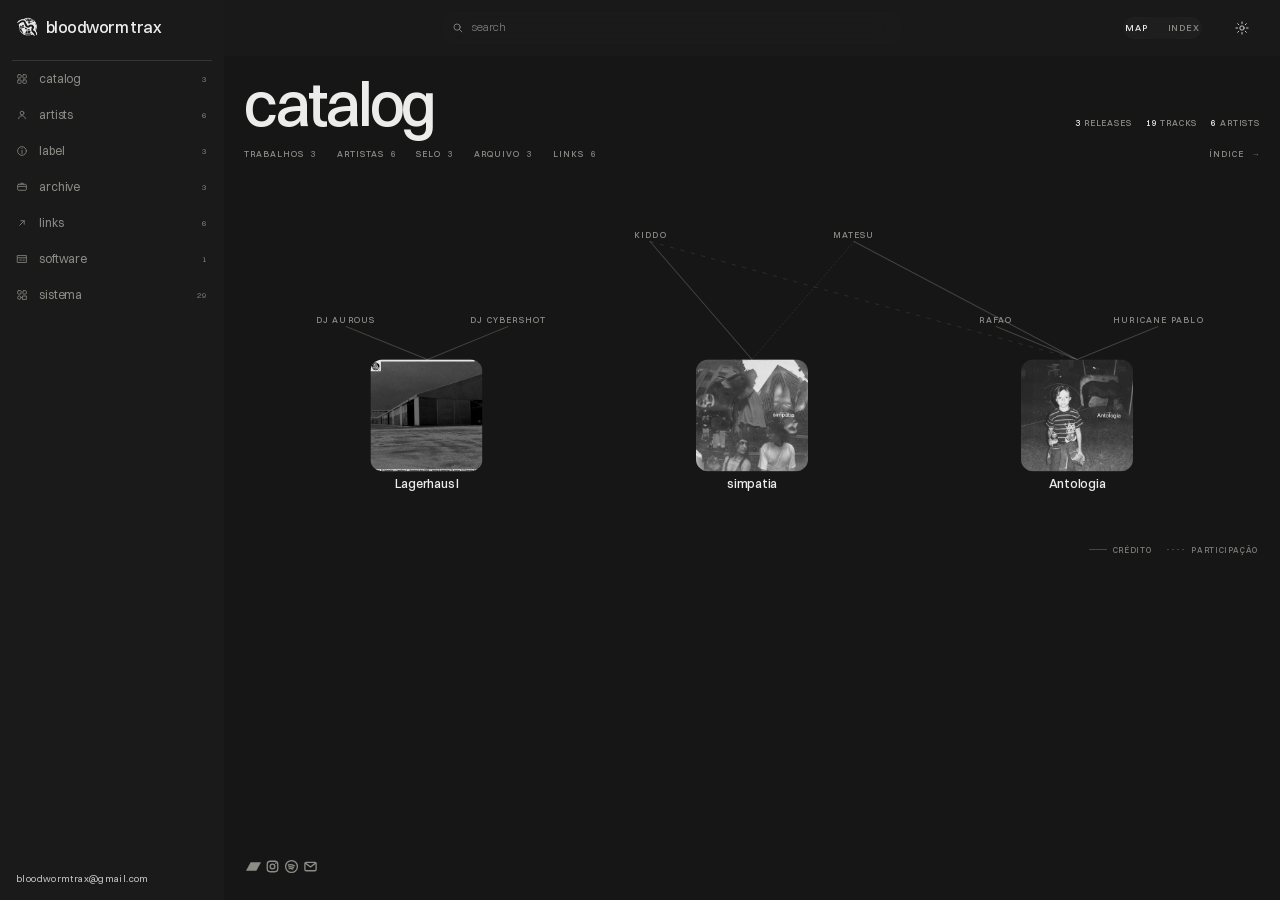
<file: index.html>
<!DOCTYPE html>
<html lang="en" data-theme="mono">
<head>
  <meta charset="utf-8">
  <meta name="viewport" content="width=device-width, initial-scale=1">
  <title>bloodworm trax — catalog</title>
  <meta name="description" content="bloodworm trax. Independent label from Vale do Paraíba, SP. Catalog, artists, label, archive and links.">
  <meta name="theme-color" content="#0a0a0a">
  <meta property="og:title" content="bloodworm trax — catalog">
  <meta property="og:description" content="Independent label from Vale do Paraíba, SP. Catalog, artists, label, archive and links.">
  <meta property="og:type" content="website">
  <meta property="og:image" content="assets/covers/btx003.jpg">
  <link rel="icon" href="data:image/svg+xml,%3Csvg xmlns='http://www.w3.org/2000/svg' viewBox='0 0 32 32'%3E%3Crect width='32' height='32' rx='7' fill='%230a0a0a'/%3E%3Ccircle cx='16' cy='16' r='7' fill='%23f3f3f0'/%3E%3C/svg%3E?v=20261124c">

  <link rel="preload" href="assets/fonts/switzer-300.woff2?v=20261124c" as="font" type="font/woff2" crossorigin>
  <link rel="preload" href="assets/fonts/switzer-400.woff2?v=20261124c" as="font" type="font/woff2" crossorigin>
  <link rel="preload" href="assets/fonts/switzer-500.woff2?v=20261124c" as="font" type="font/woff2" crossorigin>
  <link rel="stylesheet" href="css/style.css?v=20261124c">
  <link rel="stylesheet" href="css/rare.css?v=20261124c">
  <noscript><style>.app, .scrim, .detail-overlay { display: none !important; }</style></noscript>
</head>
<body>

<a class="skip-link" href="#conteudo">skip to content</a>

<div class="app" id="app">

  <aside class="sidebar" id="sidebar" aria-label="bloodworm trax">
    <button type="button" class="brand" aria-label="collapse sidebar" aria-expanded="true" aria-controls="sidebar">
      <img class="brand-mark" src="assets/mark.png" alt="" width="145" height="133">
      <span class="brand-word">bloodworm trax</span>
    </button>

    <nav class="side-nav" aria-label="catalog sections">
      <a href="#/catalogo" data-key="catalogo">
        <svg class="nav-icon" viewBox="0 0 16 16" aria-hidden="true"><rect x="2.2" y="2.2" width="4.6" height="4.6" rx="1.1"/><rect x="9.2" y="2.2" width="4.6" height="4.6" rx="1.1"/><rect x="2.2" y="9.2" width="4.6" height="4.6" rx="1.1"/><rect x="9.2" y="9.2" width="4.6" height="4.6" rx="1.1"/></svg>
        <span class="nav-label">catalog</span>
        <span class="nav-count">3</span>
      </a>
      <a href="#/artistas" data-key="artistas">
        <svg class="nav-icon" viewBox="0 0 16 16" aria-hidden="true"><circle cx="8" cy="5.4" r="2.5"/><path d="M3.4 13c.5-2.5 2.3-4 4.6-4s4.1 1.5 4.6 4"/></svg>
        <span class="nav-label">artists</span>
        <span class="nav-count">6</span>
      </a>
      <a href="#/selo" data-key="selo">
        <svg class="nav-icon" viewBox="0 0 16 16" aria-hidden="true"><circle cx="8" cy="8" r="5.8"/><path d="M8 7.2v4.1"/><circle cx="8" cy="4.7" r=".7" fill="currentColor" stroke="none"/></svg>
        <span class="nav-label">label</span>
        <span class="nav-count">3</span>
      </a>
      <a href="#/arquivo" data-key="arquivo">
        <svg class="nav-icon" viewBox="0 0 16 16" aria-hidden="true"><rect x="2.2" y="4.4" width="11.6" height="8" rx="1.4"/><path d="M2.2 7.2h11.6"/><path d="M6.4 4.4V3.1h3.2v1.3"/></svg>
        <span class="nav-label">archive</span>
        <span class="nav-count">3</span>
      </a>
      <a href="#/links" data-key="links">
        <svg class="nav-icon" viewBox="0 0 16 16" aria-hidden="true"><path d="M5 11 11 5"/><path d="M6.4 5H11v4.6"/></svg>
        <span class="nav-label">links</span>
        <span class="nav-count">6</span>
      </a>
      <a href="#/software" data-key="software">
        <svg class="nav-icon" viewBox="0 0 16 16" aria-hidden="true"><rect x="2.2" y="3.4" width="11.6" height="9.2"/><path d="M2.2 6.4h11.6"/><path d="M5 9.4h2.2M9.4 9.4h1.6"/></svg>
        <span class="nav-label">software</span>
        <span class="nav-count">1</span>
      </a>
      <a href="sistema.html" data-key="sistema">
        <svg class="nav-icon" viewBox="0 0 16 16" aria-hidden="true"><rect x="2.2" y="2.2" width="4.6" height="4.6" rx="1.1"/><rect x="9.2" y="2.2" width="4.6" height="4.6" rx="1.1"/><circle cx="4.5" cy="11.5" r="2.3"/><path d="M9.2 9.3h4.6v4.6H9.2z"/></svg>
        <span class="nav-label">sistema</span>
        <span class="nav-count">29</span>
      </a>
    </nav>

    <div class="side-foot">
      <a href="mailto:bloodwormtrax@gmail.com">bloodwormtrax@gmail.com</a>
    </div>
  </aside>

  <div class="main" id="main">
    <header class="topbar">
      <button class="icon-btn nav-toggle" id="navToggle" aria-label="open menu" aria-expanded="false" aria-controls="sidebar">
        <span></span><span></span><span></span>
      </button>

      <div class="search-field" role="search">
        <svg viewBox="0 0 20 20" aria-hidden="true"><circle cx="8.5" cy="8.5" r="5.2"/><path d="m12.5 12.5 4 4"/></svg>
        <input id="searchInput" type="search" placeholder="search" autocomplete="off" aria-label="search the catalog">
        <button type="button" class="search-clear" id="searchClear" aria-label="clear search" hidden>×</button>
      </div>

      <div class="segmented view-switch" role="group" aria-label="view mode">
        <button type="button" data-mode="map" aria-pressed="true">map</button>
        <button type="button" data-mode="index" aria-pressed="false">index</button>
      </div>

      <button type="button" class="icon-btn theme-btn" id="themeBtn" aria-label="theme: mono" title="theme">
        <svg viewBox="0 0 20 20" aria-hidden="true"><circle cx="10" cy="10" r="2.7"/><path d="M10 2.4v2M10 15.6v2M17.6 10h-2M4.4 10h-2M15.4 4.6l-1.4 1.4M6 14l-1.4 1.4M15.4 15.4 14 14M6 6 4.6 4.6"/></svg>
      </button>
    </header>

    <main id="conteudo" tabindex="-1">

      <section class="hero" id="hero" aria-label="catalog map">
        <header class="hero-head">
          <div class="hero-title">
            <h1>catalog</h1>
          </div>
          <p class="hero-stats">
            <span><b>3</b> releases</span>
            <span><b>19</b> tracks</span>
            <span><b>6</b> artists</span>
          </p>
        </header>
        <div class="graph-host" id="graphHost" role="group" aria-describedby="heroHint"></div>
        <p class="sr-only" id="heroHint">Each line connects an artist to a release they appear on. Dashed lines mark a secondary credit on another release.</p>

        <div class="stage-wrap" id="stageWrap">
          <div class="stage" id="stage" aria-live="polite"></div>
        </div>
      </section>

      <section class="index-view" id="indexView" hidden aria-label="catalog index"></section>

      <section class="search-view" id="searchView" hidden aria-live="polite" aria-label="search results"></section>

    </main>

    <footer class="site-foot">
      <nav class="foot-links" aria-label="label links">
        <a href="https://bloodwormtrax.bandcamp.com" target="_blank" rel="noopener" aria-label="bandcamp" title="bandcamp">
          <svg class="ico" viewBox="0 0 24 24" aria-hidden="true"><path d="M0 18.75l7.437-13.5H24l-7.438 13.5H0z" fill="currentColor" stroke="none"/></svg>
        </a>
        <a href="https://instagram.com/bloodwormtrax" target="_blank" rel="noopener" aria-label="instagram" title="instagram">
          <svg class="ico" viewBox="0 0 16 16" aria-hidden="true"><rect x="2.4" y="2.4" width="11.2" height="11.2" rx="3.1"/><circle cx="8" cy="8" r="2.5"/><circle cx="11.5" cy="4.5" r=".75" fill="currentColor" stroke="none"/></svg>
        </a>
        <a href="https://open.spotify.com/artist/6x7ATPTYvrWPglF6b9mM4N" target="_blank" rel="noopener" aria-label="spotify" title="spotify">
          <svg class="ico" viewBox="0 0 16 16" aria-hidden="true"><circle cx="8" cy="8" r="6.3"/><path d="M4.7 6.4c2.1-.6 4.5-.2 6.3.9M5.1 8.4c1.7-.4 3.5-.1 5 .8M5.6 10.2c1.3-.3 2.6 0 3.7.6"/></svg>
        </a>
        <a href="mailto:bloodwormtrax@gmail.com" aria-label="e-mail" title="e-mail">
          <svg class="ico" viewBox="0 0 16 16" aria-hidden="true"><rect x="2" y="3.5" width="12" height="9" rx="1.4"/><path d="m2.6 4.4 5.4 4.2 5.4-4.2"/></svg>
        </a>
      </nav>
    </footer>
  </div>
</div>

<div class="scrim" id="scrim" hidden></div>


<div class="detail-overlay" id="detailOverlay" hidden>
  <div class="detail-overlay-scrim" data-detail-close></div>
  <div class="detail-overlay-panel" role="dialog" aria-modal="true" aria-label="catalog entry">
    <button type="button" class="detail-close" id="detailClose" aria-label="close entry">×</button>
    <div id="detailOverlayBody"></div>
  </div>
</div>

<noscript>
  <div class="noscript">
    <h1>bloodworm trax</h1>
    <p>Independent label from Vale do Paraíba, SP. Catalog:</p>
    <ul>
      <li><a href="https://bloodwormtrax.bandcamp.com/album/btx003-antologia">[bTx003] Antologia — Matesu, 2026</a></li>
      <li><a href="https://bloodwormtrax.bandcamp.com/track/btx002-simpatia">[bTx002] simpatia — Matesu, kiddo, 2026</a></li>
      <li><a href="https://bloodwormtrax.bandcamp.com/album/btx001-lagerhaus-i">[bTx001] Lagerhaus I — DJ Aurous, DJ Cybershot, 2024</a></li>
    </ul>
    <p><a href="mailto:bloodwormtrax@gmail.com">bloodwormtrax@gmail.com</a></p>
  </div>
</noscript>

<script src="js/data.js?v=20261124c"></script>
<script src="js/graph.js?v=20261124c"></script>
<script src="js/ui-core.js?v=20261124c"></script>
<script src="js/app.js?v=20261124c"></script>
<script src="js/fx.js?v=20261124c"></script>
</body>
</html>
</file>
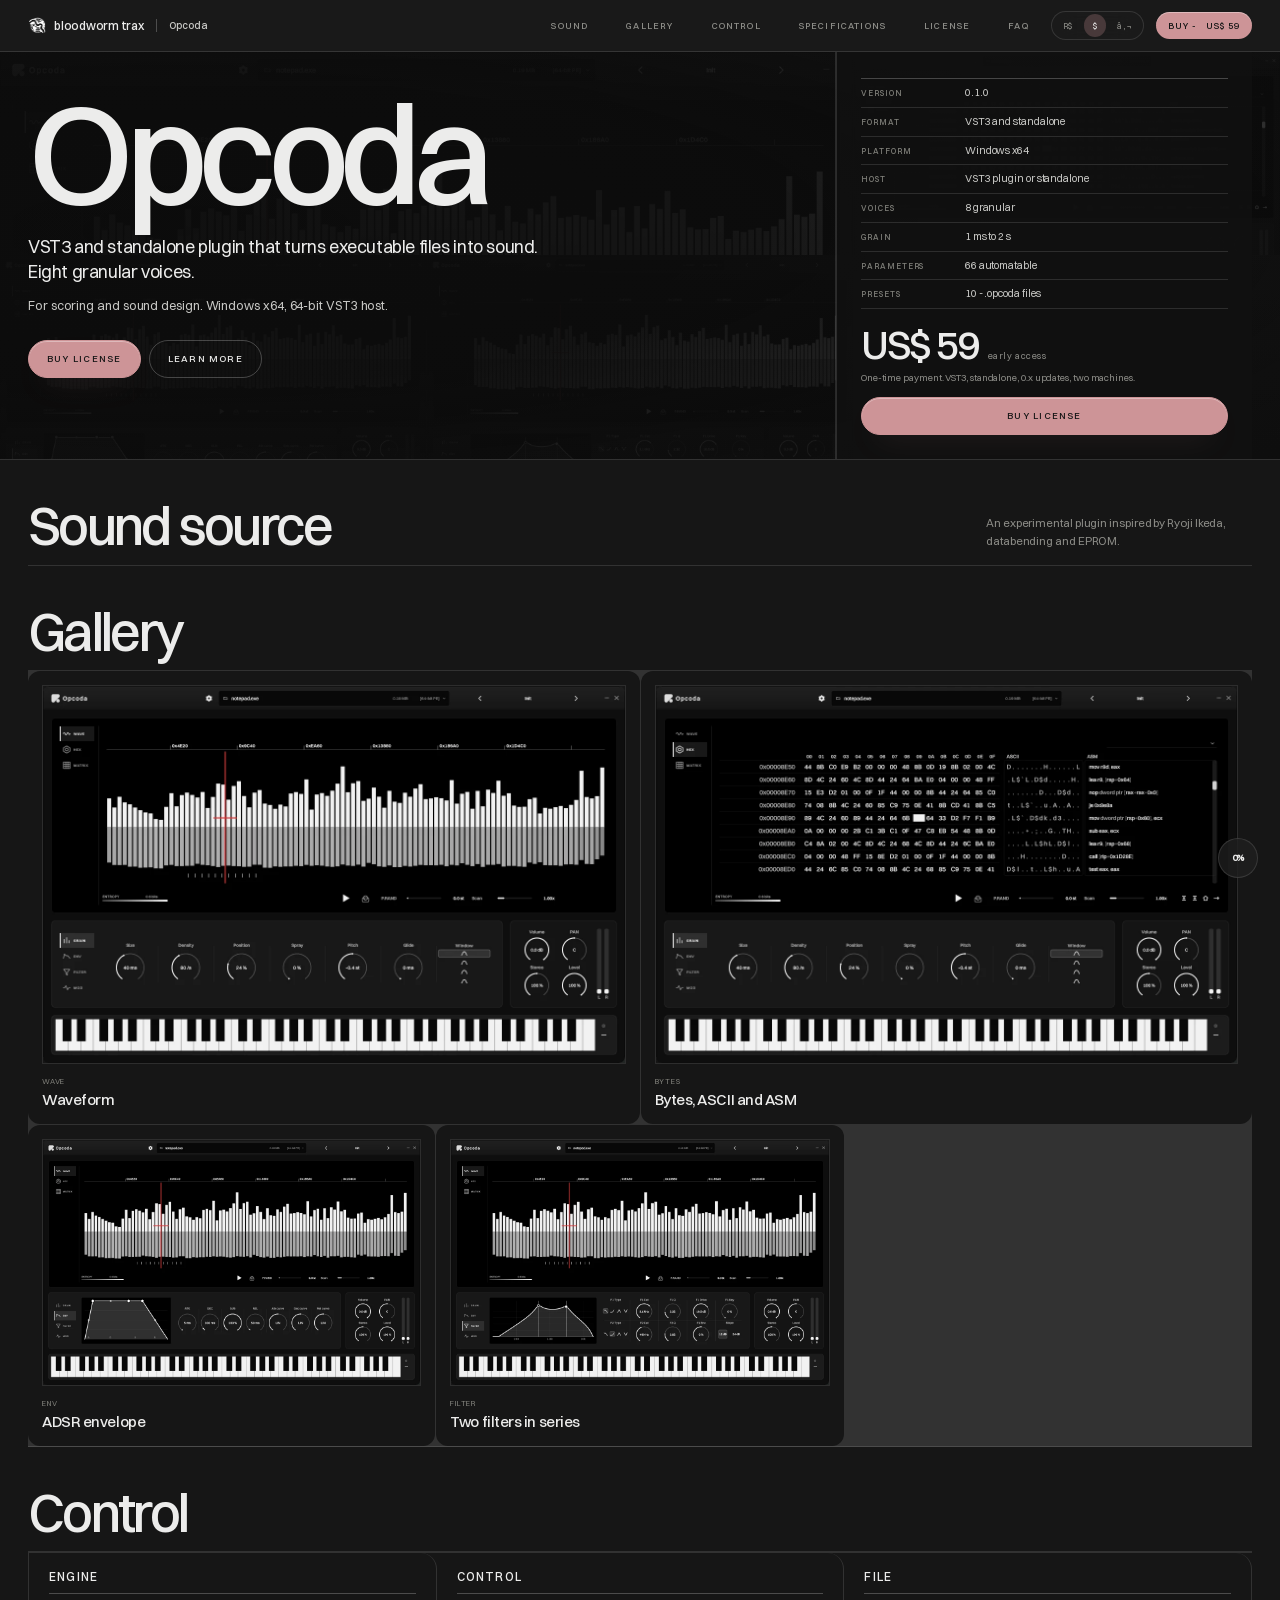
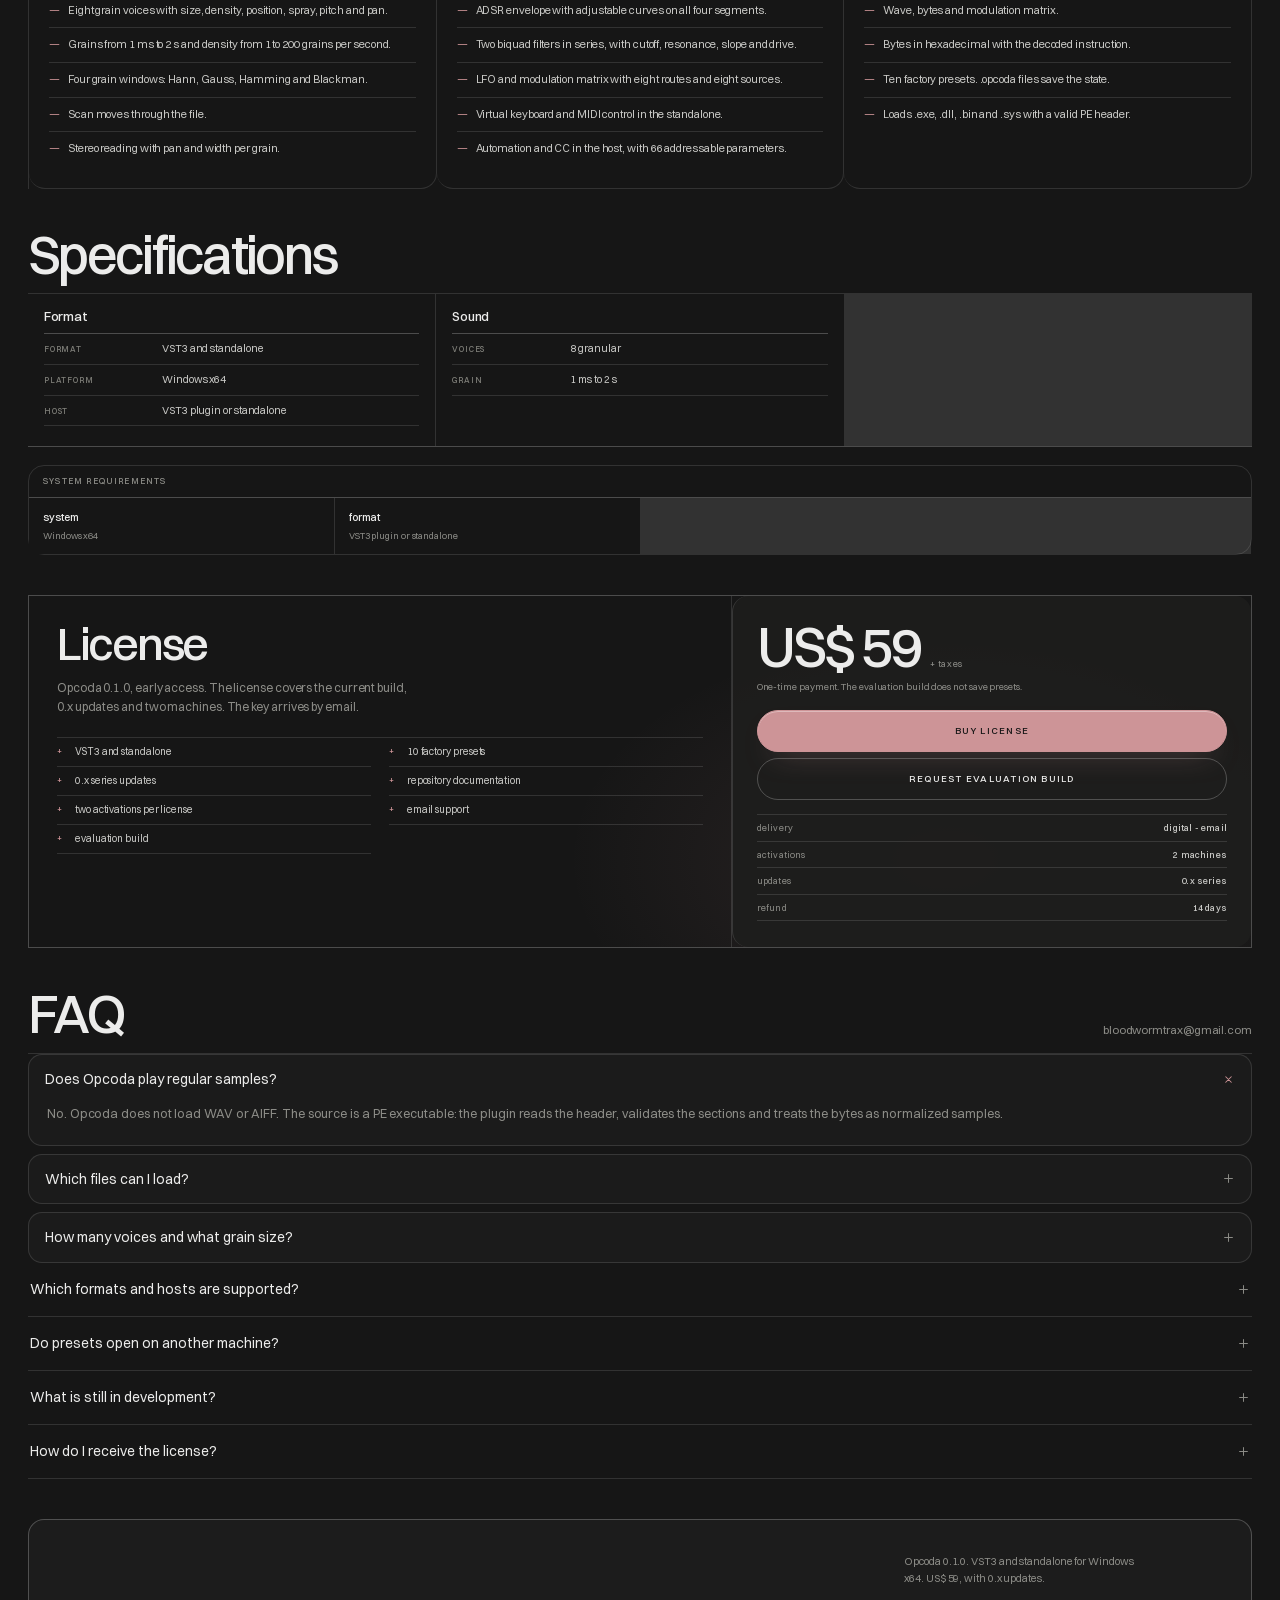
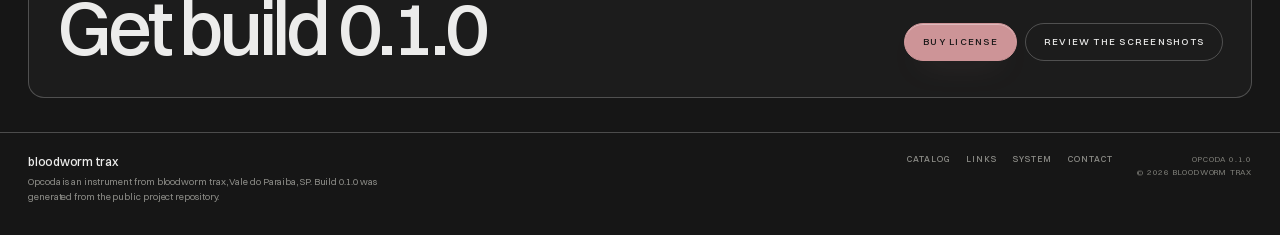
<file: opcoda.html>
<!DOCTYPE html>
<html lang="en" data-theme="mono">
<head>
  <meta charset="utf-8">
  <meta name="viewport" content="width=device-width, initial-scale=1">
  <title>Opcoda - granular synthesizer - bloodworm trax</title>
  <meta name="description" content="A granular synthesizer that plays executable files. Eight granular voices. VST3 and standalone for Windows x64.">
  <meta name="theme-color" content="#161616">
  <meta property="og:title" content="Opcoda - granular synthesizer">
  <meta property="og:description" content="Executables as a sound source. Eight granular voices. VST3 and standalone for Windows x64.">
  <meta property="og:type" content="product">
  <meta property="og:image" content="assets/opcoda/real/opcoda-ui.png">
  <link rel="icon" href="data:image/svg+xml,%3Csvg xmlns='http://www.w3.org/2000/svg' viewBox='0 0 32 32'%3E%3Crect width='32' height='32' rx='7' fill='%230a0a0a'/%3E%3Ccircle cx='16' cy='16' r='7' fill='%23f3f3f0'/%3E%3C/svg%3E?v=20261124c">

  <link rel="preload" href="assets/fonts/switzer-400.woff2?v=20261124c" as="font" type="font/woff2" crossorigin>
  <link rel="preload" href="assets/fonts/switzer-500.woff2?v=20261124c" as="font" type="font/woff2" crossorigin>
  <link rel="stylesheet" href="css/style.css?v=20261124c">
  <link rel="stylesheet" href="css/opcoda.css?v=20261124c">
  <link rel="stylesheet" href="css/rare.css?v=20261124c">
</head>
<body class="oc-page">

<a class="oc-skip" href="#conteudo">skip to content</a>

<header class="oc-nav">
  <a class="oc-brand" href="index.html" aria-label="bloodworm trax, home">
    <img src="assets/mark.png" alt="" width="145" height="133">
    <span class="oc-brand-word">bloodworm trax</span>
  </a>
  <span class="oc-crumb-sep" aria-hidden="true"></span>
  <span class="oc-crumb"><b>Opcoda</b></span>

  <nav class="oc-nav-links" aria-label="page sections">
    <a href="#som">sound</a>
    <a href="#vistas">gallery</a>
    <a href="#controle">control</a>
    <a href="#especificacoes">specifications</a>
    <a href="#licenca">license</a>
    <a href="#perguntas">faq</a>
  </nav>

  <div class="oc-currency" role="group" aria-label="price currency">
    <button type="button" data-cur="BRL" aria-pressed="true">R$</button>
    <button type="button" data-cur="USD" aria-pressed="false">$</button>
    <button type="button" data-cur="EUR" aria-pressed="false">â‚¬</button>
  </div>

  <a class="oc-nav-buy" href="#licenca">buy - <span data-price>R$ 97</span></a>
</header>

<main id="conteudo">

  <section class="oc-hero" aria-labelledby="titulo">
    <div class="oc-hero-bg" aria-hidden="true">
      <img src="assets/opcoda/real/opcoda-ui.webp" alt="Opcoda waveform view with the listening region, grain window and knobs for size, density, position, spray, pitch, window, pan, stereo, level, p.rand and scan." width="1180" height="760" decoding="async">
      <img src="assets/opcoda/real/opcoda-hex.webp" alt="Opcoda hex view with byte columns, ASCII translation and an ASM column decoding 64-bit instructions." width="1180" height="760" decoding="async">
      <img src="assets/opcoda/real/opcoda-env.webp" alt="Opcoda ENV panel with the ADSR drawing, live envelope point and knobs on the right." width="1180" height="760" decoding="async">
      <img src="assets/opcoda/real/opcoda-filter.webp" alt="Opcoda FILTER panel showing two biquad filters in series with cutoff and resonance handles." width="1180" height="760" decoding="async">
    </div>
    <div class="oc-hero-shade" aria-hidden="true"></div>

    <div class="oc-wrap oc-hero-top">
      <div class="oc-hero-copy">
        <h1 class="oc-title" id="titulo">Opcoda</h1>
        <p class="oc-lede">VST3 and standalone plugin that turns executable files into sound. Eight granular voices.</p>
        <p class="oc-sub">For scoring and sound design. Windows x64, 64-bit VST3 host.</p>
        <div class="oc-actions">
          <a class="oc-btn oc-btn-solid" href="#licenca">buy license</a>
          <a class="oc-btn" href="#vistas">learn more</a>
        </div>
      </div>

      <div class="oc-hero-aside">
        <dl class="oc-meta">
          <div><dt>version</dt><dd>0.1.0</dd></div>
          <div><dt>format</dt><dd>VST3 and standalone</dd></div>
          <div><dt>platform</dt><dd>Windows x64</dd></div>
          <div><dt>host</dt><dd>VST3 plugin or standalone</dd></div>
          <div><dt>voices</dt><dd>8 granular</dd></div>
          <div><dt>grain</dt><dd>1 ms to 2 s</dd></div>
          <div><dt>parameters</dt><dd>66 automatable</dd></div>
          <div><dt>presets</dt><dd>10 - .opcoda files</dd></div>
          
        </dl>

        <div class="oc-price-block">
          <p class="oc-price"><span data-price>R$ 97</span> <small>early access</small></p>
          <p class="oc-price-note">One-time payment. VST3, standalone, 0.x updates, two machines.</p>
          <a class="oc-btn oc-btn-solid oc-buy-link" href="#licenca">buy license</a>
        </div>
      </div>
    </div>
  </section>

  <section class="oc-section" id="som" aria-labelledby="som-titulo">
    <div class="oc-wrap">
      <header class="oc-sec-head">
        <h2 id="som-titulo">Sound source</h2>
        <p>An experimental plugin inspired by Ryoji Ikeda, databending and EPROM.</p>
      </header>
    </div>
  </section>

  <section class="oc-section" id="vistas" aria-labelledby="vistas-titulo">
    <div class="oc-wrap">
      <header class="oc-sec-head">
        <h2 id="vistas-titulo">Gallery</h2>
        
      </header>

      <div class="oc-gallery">
        <figure class="oc-shot oc-shot-wide">
          <img src="assets/opcoda/real/opcoda-ui.webp" width="1180" height="760" alt="Opcoda waveform view with the listening region, grain window and knobs for size, density, position, spray, pitch, window, pan, stereo, level, p.rand and scan.">
          <figcaption>
            <span class="oc-shot-tag">wave</span>
            <h3>Waveform</h3>
          </figcaption>
        </figure>

        <figure class="oc-shot oc-shot-wide">
          <img src="assets/opcoda/real/opcoda-hex.webp" width="1180" height="760" alt="Opcoda hex view with byte columns, ASCII translation and an ASM column decoding 64-bit instructions.">
          <figcaption>
            <span class="oc-shot-tag">bytes</span>
            <h3>Bytes, ASCII and ASM</h3>
          </figcaption>
        </figure>


        <figure class="oc-shot">
          <img src="assets/opcoda/real/opcoda-env.webp" width="1180" height="760" alt="Opcoda ENV panel with the ADSR drawing, live envelope point and knobs on the right.">
          <figcaption>
            <span class="oc-shot-tag">env</span>
            <h3>ADSR envelope</h3>
          </figcaption>
        </figure>

        <figure class="oc-shot">
          <img src="assets/opcoda/real/opcoda-filter.webp" width="1180" height="760" alt="Opcoda FILTER panel showing two biquad filters in series with cutoff and resonance handles.">
          <figcaption>
            <span class="oc-shot-tag">filter</span>
            <h3>Two filters in series</h3>
          </figcaption>
        </figure>
      </div>
    </div>
  </section>

  <section class="oc-section" id="controle" aria-labelledby="controle-titulo">
    <div class="oc-wrap">
      <header class="oc-sec-head">
        <h2 id="controle-titulo">Control</h2>
        
      </header>

      <div class="oc-groups">
        <article class="oc-group">
          <h3>Engine</h3>
          <ul class="oc-lines">
            <li>Eight grain voices with size, density, position, spray, pitch and pan.</li>
            <li>Grains from 1 ms to 2 s and density from 1 to 200 grains per second.</li>
            <li>Four grain windows: Hann, Gauss, Hamming and Blackman.</li>
            <li>Scan moves through the file.</li>
            <li>Stereo reading with pan and width per grain.</li>
          </ul>
        </article>

        <article class="oc-group">
          <h3>Control</h3>
          <ul class="oc-lines">
            <li>ADSR envelope with adjustable curves on all four segments.</li>
            <li>Two biquad filters in series, with cutoff, resonance, slope and drive.</li>
            <li>LFO and modulation matrix with eight routes and eight sources.</li>
            <li>Virtual keyboard and MIDI control in the standalone.</li>
            <li>Automation and CC in the host, with 66 addressable parameters.</li>
          </ul>
        </article>

        <article class="oc-group">
          <h3>File</h3>
          <ul class="oc-lines">
            <li>Wave, bytes and modulation matrix.</li>
            <li>Bytes in hexadecimal with the decoded instruction.</li>
            
            <li>Ten factory presets. .opcoda files save the state.</li>
            <li>Loads .exe, .dll, .bin and .sys with a valid PE header.</li>
          </ul>
        </article>
      </div>
    </div>
  </section>

  <section class="oc-section" id="especificacoes" aria-labelledby="especificacoes-titulo">
    <div class="oc-wrap">
      <header class="oc-sec-head">
        <h2 id="especificacoes-titulo">Specifications</h2>
        
      </header>

      <div class="oc-specs">
        <div class="oc-spec-col">
          <h3>Format</h3>
          <dl>
            <div><dt>format</dt><dd>VST3 and standalone</dd></div>
            <div><dt>platform</dt><dd>Windows x64</dd></div>
            <div><dt>host</dt><dd>VST3 plugin or standalone</dd></div>
            
            
            
            
          </dl>
        </div>
        <div class="oc-spec-col">
          <h3>Sound</h3>
          <dl>
            <div><dt>voices</dt><dd>8 granular</dd></div>
            <div><dt>grain</dt><dd>1 ms to 2 s</dd></div>
            
            
            
            
            
          </dl>
        </div>
      </div>

      <div class="oc-req">
        <div class="oc-req-head"><span>System requirements</span></div>
        <div class="oc-req-grid">
          <div><b>system</b><span>Windows x64</span></div>
          <div><b>format</b><span>VST3 plugin or standalone</span></div>
        </div>
      </div>
    </div>
  </section>

  <section class="oc-section" id="licenca" aria-labelledby="licenca-titulo">
    <div class="oc-wrap">
      <div class="oc-buy">
        <div class="oc-buy-copy">
          <h2 id="licenca-titulo">License</h2>
          <p>Opcoda 0.1.0, early access. The license covers the current build, 0.x updates and two machines. The key arrives by email.</p>

          <ul class="oc-includes">
            <li>VST3 and standalone</li>
            <li>10 factory presets</li>
            <li>0.x series updates</li>
            <li>repository documentation</li>
            <li>two activations per license</li>
            <li>email support</li>
            <li>evaluation build</li>
          </ul>
        </div>

        <div class="oc-buy-card">
          <p class="oc-price"><span data-price>R$ 97</span> <small>+ taxes</small></p>
          <p class="oc-price-note">One-time payment. The evaluation build does not save presets.</p>
          <a class="oc-btn oc-btn-solid oc-buy-link" href="#licenca">buy license</a>
          <a class="oc-btn" href="mailto:bloodwormtrax@gmail.com?subject=Opcoda%20evaluation">request evaluation build</a>

          <div class="oc-license">
            <div><span>delivery</span><b>digital - email</b></div>
            <div><span>activations</span><b>2 machines</b></div>
            <div><span>updates</span><b>0.x series</b></div>
            <div><span>refund</span><b>14 days</b></div>
          </div>
        </div>
      </div>
    </div>
  </section>

  <section class="oc-section" id="perguntas" aria-labelledby="perguntas-titulo">
    <div class="oc-wrap">
      <header class="oc-sec-head">
        <h2 id="perguntas-titulo">FAQ</h2>
        <p>bloodwormtrax@gmail.com</p>
      </header>

      <div class="oc-faq ru-faq ru-faq--boxed" data-ru="faq" data-single="true">
        <div class="ru-faq__item is-open">
          <button type="button" class="ru-faq__q" aria-expanded="true">Does Opcoda play regular samples?
            <svg viewBox="0 0 20 20" fill="none" aria-hidden="true"><path d="M10 4v12M4 10h12" stroke="currentColor" stroke-width="1.5" stroke-linecap="round"/></svg>
          </button>
          <div class="ru-faq__a-wrap"><div class="ru-faq__a"><p>No. Opcoda does not load WAV or AIFF. The source is a PE executable: the plugin reads the header, validates the sections and treats the bytes as normalized samples.</p></div></div>
        </div>
        <div class="ru-faq__item">
          <button type="button" class="ru-faq__q" aria-expanded="false">Which files can I load?
            <svg viewBox="0 0 20 20" fill="none" aria-hidden="true"><path d="M10 4v12M4 10h12" stroke="currentColor" stroke-width="1.5" stroke-linecap="round"/></svg>
          </button>
          <div class="ru-faq__a-wrap"><div class="ru-faq__a"><p>Files with .exe, .dll, .bin and .sys extensions and a valid PE header. If a file is rejected, the interface reports it and the previous material keeps playing.</p></div></div>
        </div>
        <div class="ru-faq__item">
          <button type="button" class="ru-faq__q" aria-expanded="false">How many voices and what grain size?
            <svg viewBox="0 0 20 20" fill="none" aria-hidden="true"><path d="M10 4v12M4 10h12" stroke="currentColor" stroke-width="1.5" stroke-linecap="round"/></svg>
          </button>
          <div class="ru-faq__a-wrap"><div class="ru-faq__a"><p>Eight grain voices, not eight note voices. Grain runs from 1 ms to 2 s, density from 1 to 200 grains per second, with Hann, Gauss, Hamming and Blackman windows.</p></div></div>
        </div>
        </div>
        <div class="ru-faq__item">
          <button type="button" class="ru-faq__q" aria-expanded="false">Which formats and hosts are supported?
            <svg viewBox="0 0 20 20" fill="none" aria-hidden="true"><path d="M10 4v12M4 10h12" stroke="currentColor" stroke-width="1.5" stroke-linecap="round"/></svg>
          </button>
          <div class="ru-faq__a-wrap"><div class="ru-faq__a"><p>VST3 plugin or standalone for Windows x64.</p></div></div>
        </div>
        <div class="ru-faq__item">
          <button type="button" class="ru-faq__q" aria-expanded="false">Do presets open on another machine?
            <svg viewBox="0 0 20 20" fill="none" aria-hidden="true"><path d="M10 4v12M4 10h12" stroke="currentColor" stroke-width="1.5" stroke-linecap="round"/></svg>
          </button>
          <div class="ru-faq__a-wrap"><div class="ru-faq__a"><p>Yes. There are ten factory presets and .opcoda files to load and save. Project state also stores the material, region and modulation matrix.</p></div></div>
        </div>
        <div class="ru-faq__item">
          <button type="button" class="ru-faq__q" aria-expanded="false">What is still in development?
            <svg viewBox="0 0 20 20" fill="none" aria-hidden="true"><path d="M10 4v12M4 10h12" stroke="currentColor" stroke-width="1.5" stroke-linecap="round"/></svg>
          </button>
          <div class="ru-faq__a-wrap"><div class="ru-faq__a"><p>CLAP and grain cloud display are not available yet.</p></div></div>
        </div>
        <div class="ru-faq__item">
          <button type="button" class="ru-faq__q" aria-expanded="false">How do I receive the license?
            <svg viewBox="0 0 20 20" fill="none" aria-hidden="true"><path d="M10 4v12M4 10h12" stroke="currentColor" stroke-width="1.5" stroke-linecap="round"/></svg>
          </button>
          <div class="ru-faq__a-wrap"><div class="ru-faq__a"><p>The installer, key and documentation arrive by email within 24 hours after confirmation. A full refund can be requested within 14 days.</p></div></div>
        </div>
      </div>
    </div>
  </section>

  <section class="oc-section">
    <div class="oc-wrap">
      <div class="oc-final">
        <h2>Get build 0.1.0</h2>
        <div class="oc-final-side">
          <p>Opcoda 0.1.0. VST3 and standalone for Windows x64. <span data-price>R$ 97</span>, with 0.x updates.</p>
          <div class="oc-actions">
            <a class="oc-btn oc-btn-solid oc-buy-link" href="#licenca">buy license</a>
            <a class="oc-btn" href="#vistas">review the screenshots</a>
          </div>
        </div>
      </div>
    </div>
  </section>

  <footer class="oc-foot">
    <div class="oc-wrap">
      <div class="oc-foot-grid">
        <div class="oc-foot-brand">
          <b>bloodworm trax</b>
          <span>Opcoda is an instrument from bloodworm trax, Vale do Paraiba, SP. Build 0.1.0 was generated from the public project repository.</span>
        </div>
        <nav class="oc-foot-links" aria-label="footer links">
          <a href="index.html">catalog</a>
          <a href="index.html#/links">links</a>
          <a href="sistema.html">system</a>
          <a href="mailto:bloodwormtrax@gmail.com">contact</a>
        </nav>
        <div class="oc-foot-meta">
          Opcoda 0.1.0<br>
          © 2026 bloodworm trax
        </div>
      </div>
    </div>
  </footer>

</main>

<!-- progresso de leitura -->
<div class="ru-progress" data-ru="progress" aria-label="reading progress">
  <div class="ru-progress__list">
    <button type="button" class="ru-progress__item" data-target="#som">sound</button>
    <button type="button" class="ru-progress__item" data-target="#vistas">gallery</button>
    <button type="button" class="ru-progress__item" data-target="#controle">control</button>
    <button type="button" class="ru-progress__item" data-target="#especificacoes">specifications</button>
    <button type="button" class="ru-progress__item" data-target="#licenca">license</button>
    <button type="button" class="ru-progress__item" data-target="#perguntas">faq</button>
  </div>
  <button type="button" class="ru-progress__btn" aria-label="open reading index" aria-expanded="false">
    <svg viewBox="0 0 40 40" aria-hidden="true"><circle class="ru-progress__ring" cx="20" cy="20" r="17"></circle></svg>
    <span class="ru-progress__pct">0%</span>
  </button>
</div>

<script src="js/ui-core.js?v=20261124c"></script>
<script src="js/checkout.js?v=20261124c"></script>
<script>
(function () {
  'use strict';
  var cfg = window.OPCODA_CHECKOUT;
  if (!cfg) return;

  var buttons = Array.prototype.slice.call(document.querySelectorAll('[data-cur]'));
  var fields = Array.prototype.slice.call(document.querySelectorAll('[data-price]'));
  var buys = Array.prototype.slice.call(document.querySelectorAll('.oc-buy-link'));

  function setCurrency(cur, notify) {
    if (!cfg.moeda[cur]) cur = 'BRL';
    var item = cfg.moeda[cur];
    fields.forEach(function (el) { el.textContent = item.preco; });
    buys.forEach(function (a) { a.href = item.link; });
    buttons.forEach(function (b) {
      b.setAttribute('aria-pressed', String(b.getAttribute('data-cur') === cur));
    });
    try { localStorage.setItem('opcoda.moeda', cur); } catch (e) {}
    if (notify && window.BTXUI) {
      BTXUI.toast({
        title: 'Prices in ' + item.nome,
        description: 'One-time license at ' + item.preco + ', with taxes at checkout.',
        type: 'info',
        duration: 2600
      });
    }
  }

  buttons.forEach(function (b) {
    b.addEventListener('click', function () { setCurrency(b.getAttribute('data-cur'), true); });
  });

  setCurrency(cfg.atual(), false);
})();
</script>

</body>
</html>
</file>
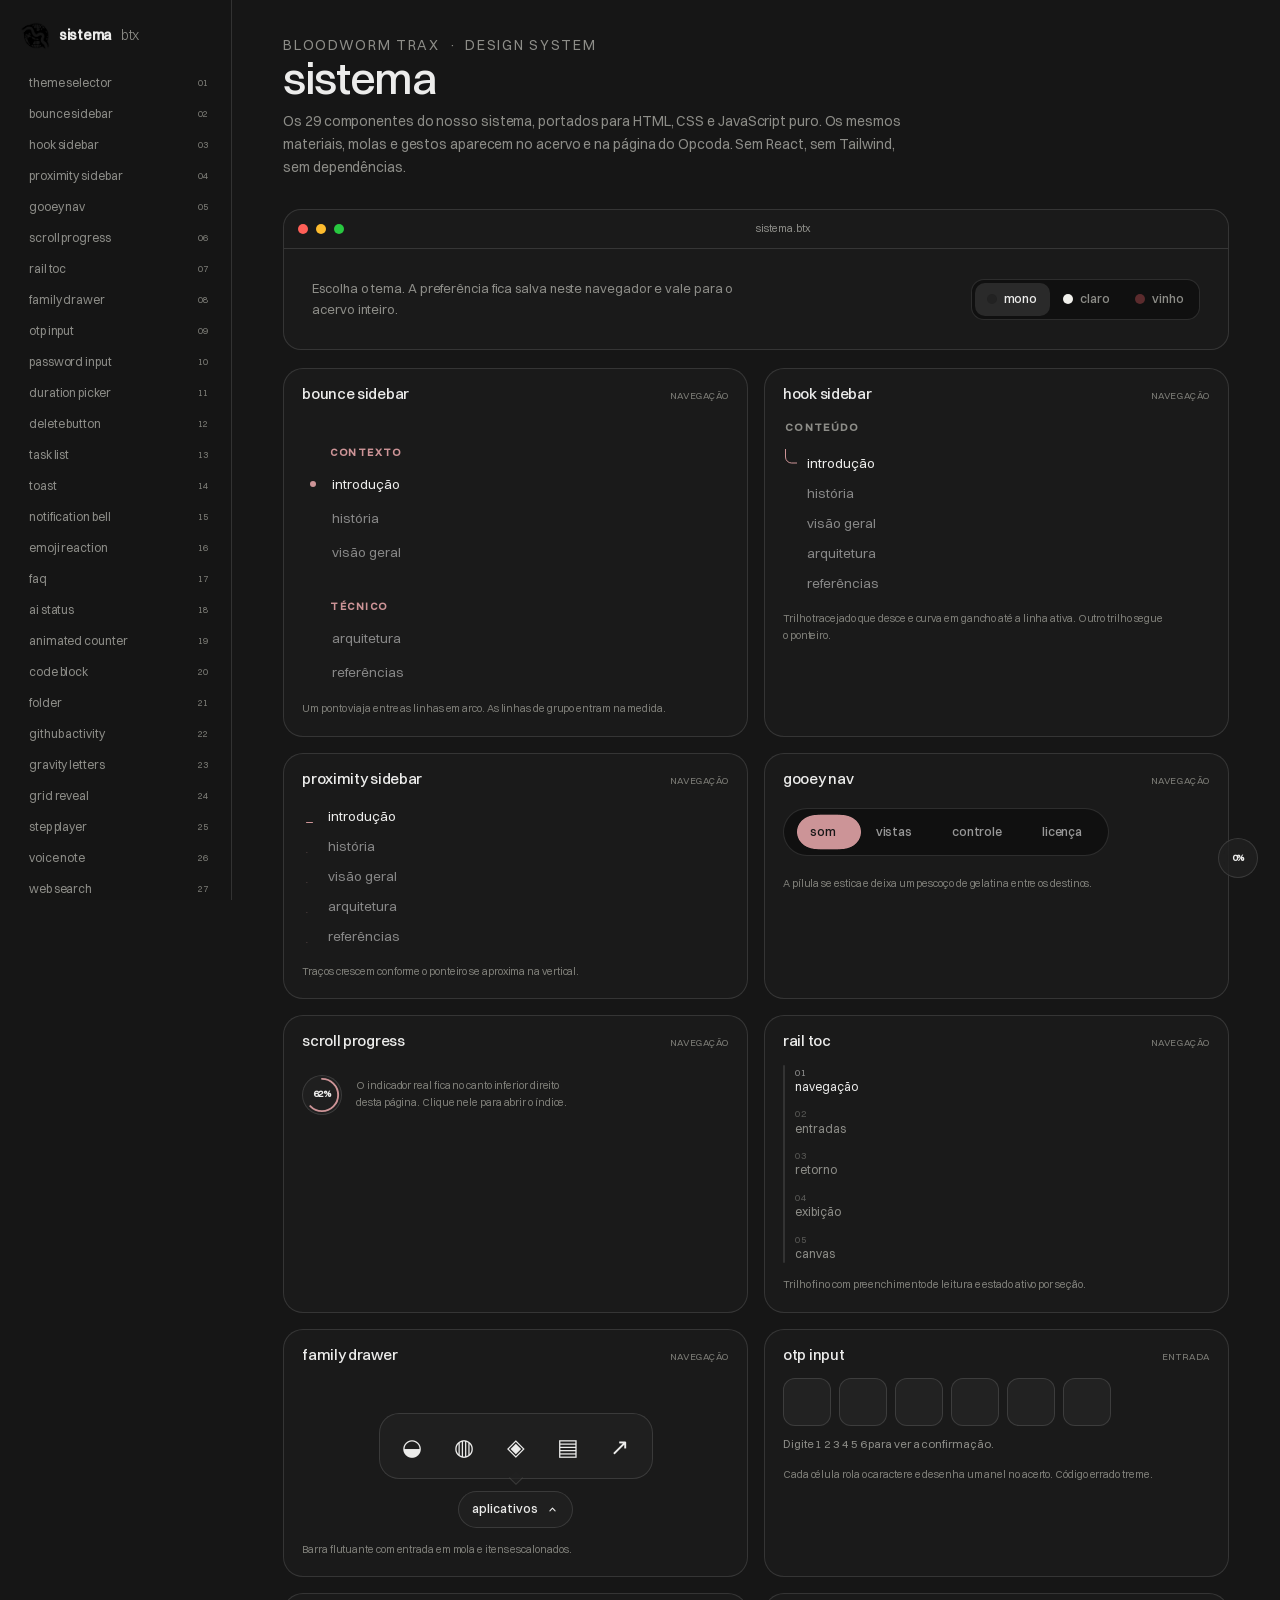
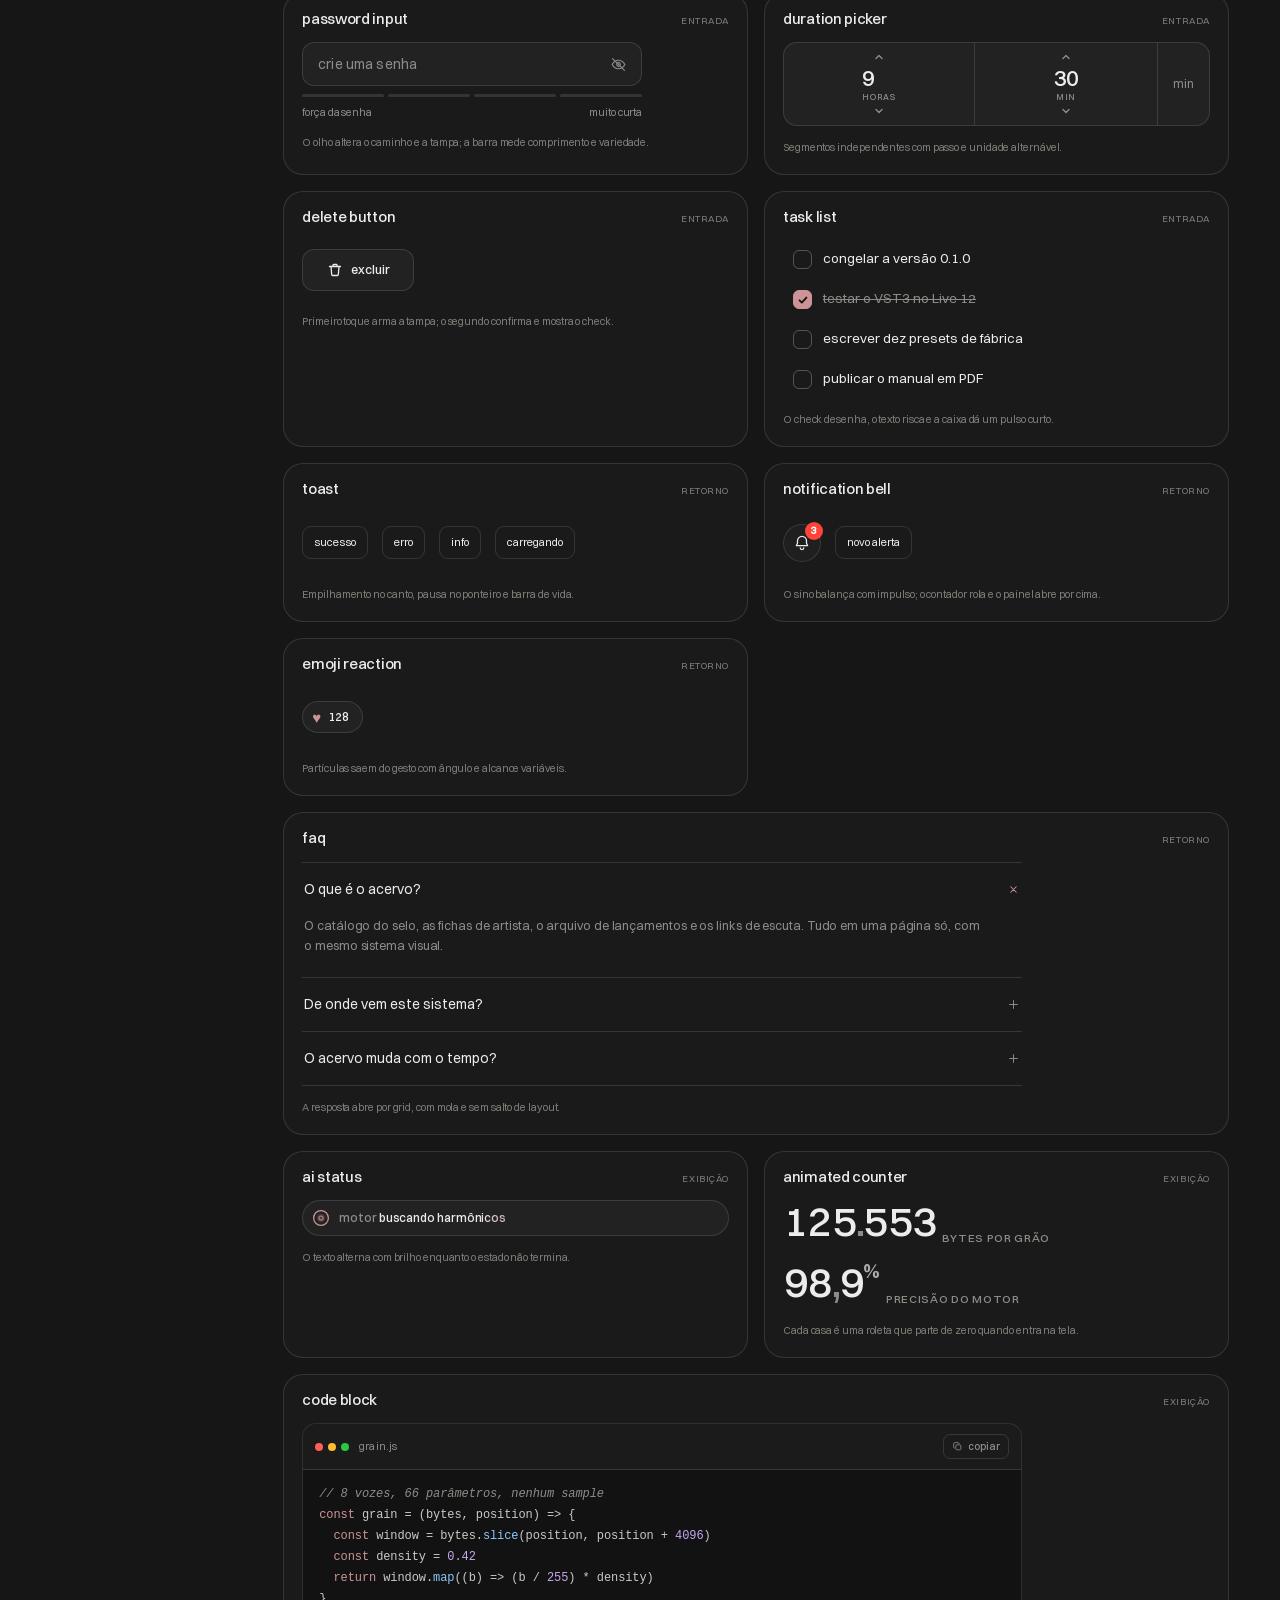
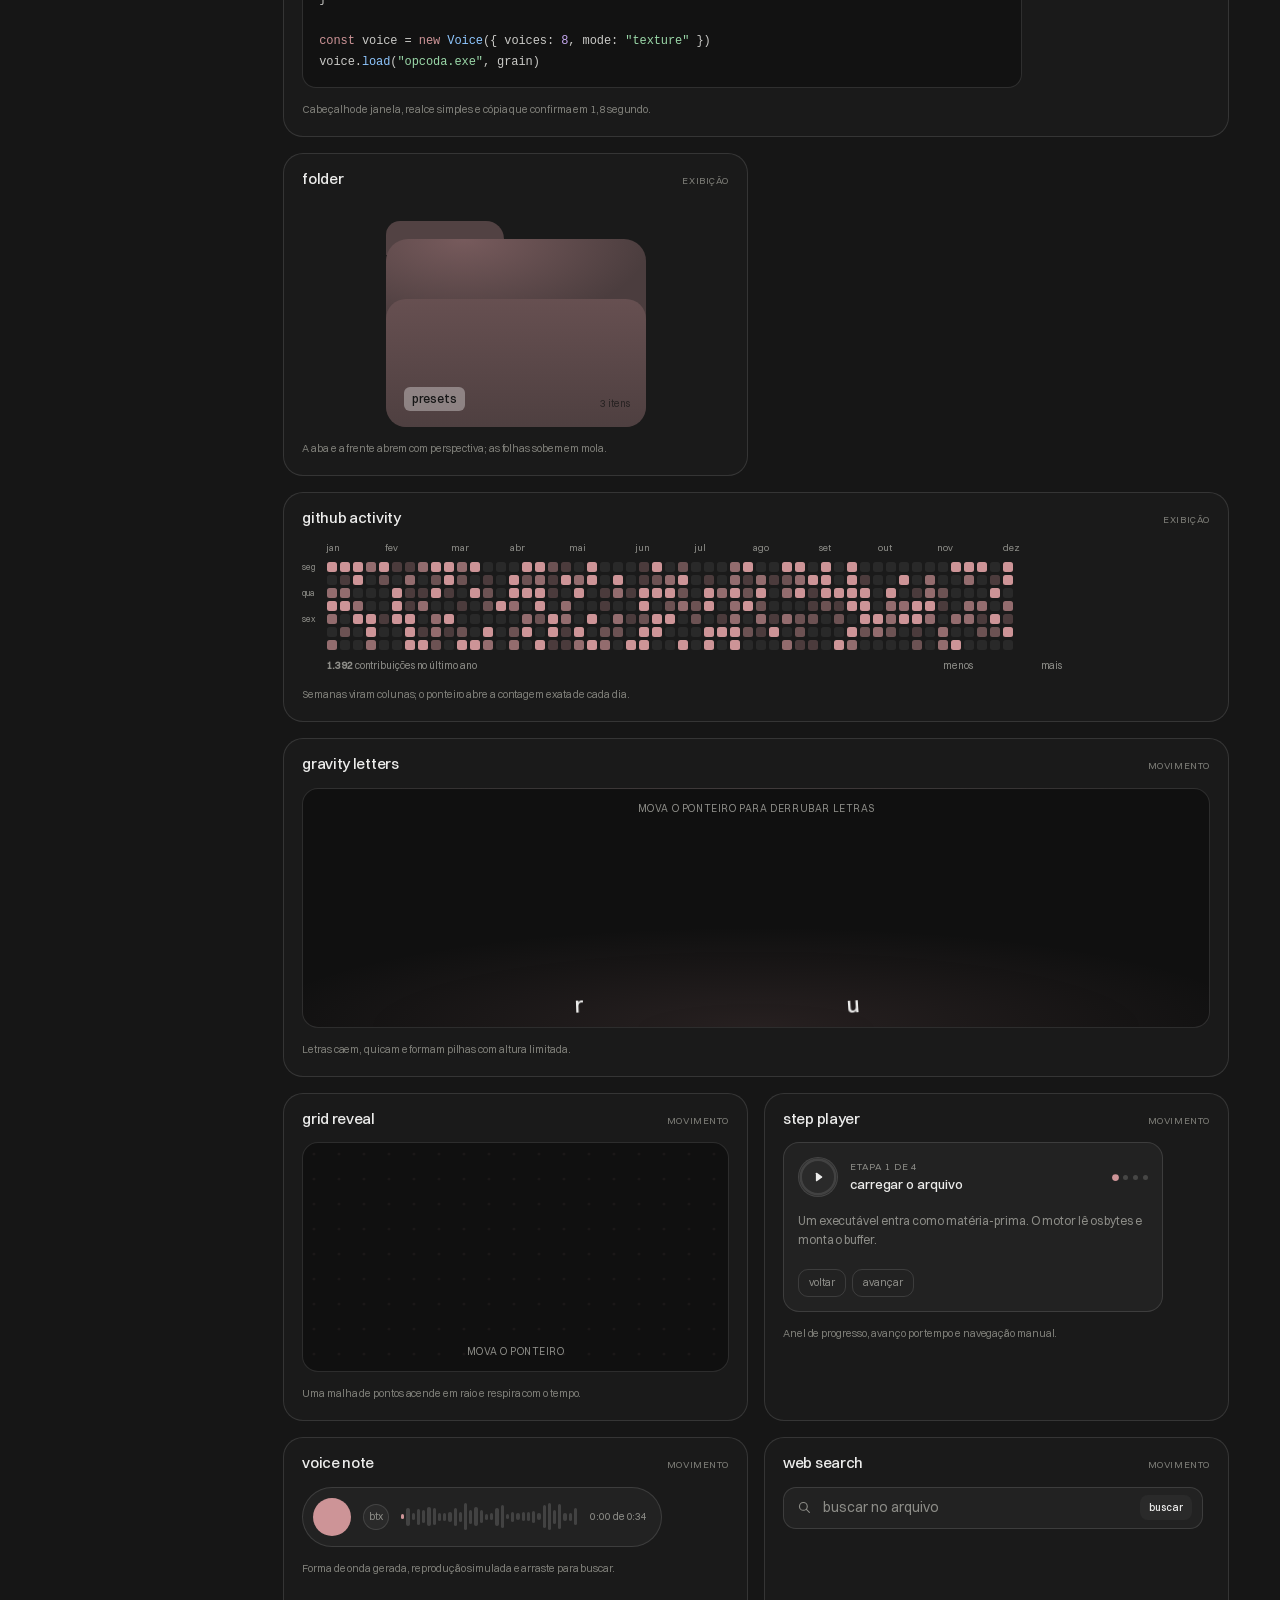
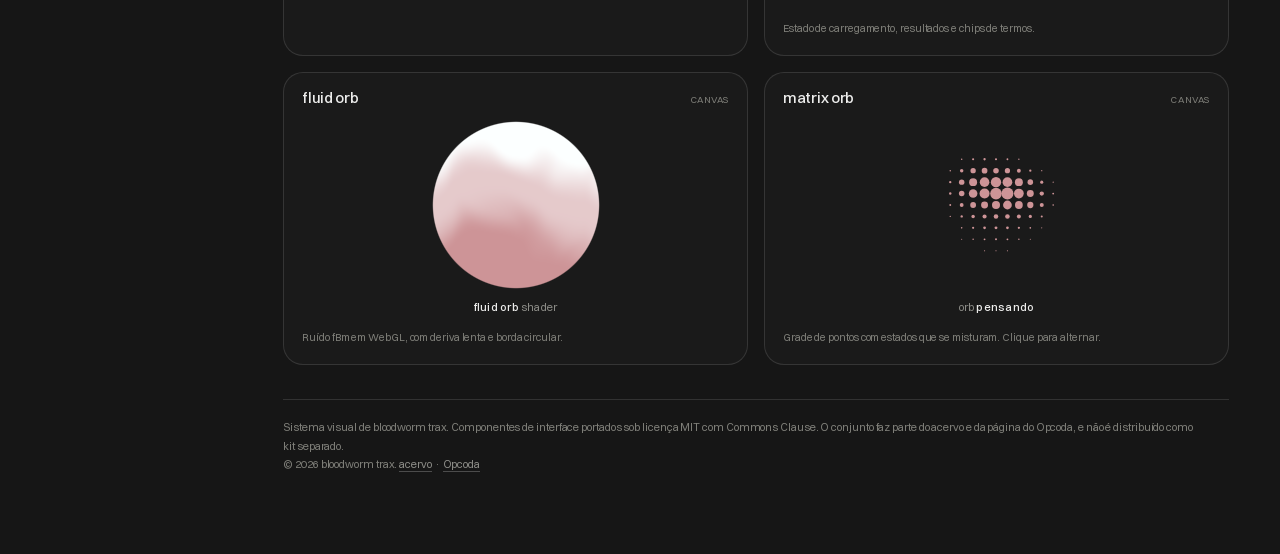
<file: sistema.html>
<!DOCTYPE html>
<html lang="pt-BR" data-theme="mono">
<head>
  <meta charset="utf-8">
  <meta name="viewport" content="width=device-width, initial-scale=1">
  <title>sistema · bloodworm trax</title>
  <meta name="description" content="Sistema de componentes do acervo. Todos os componentes portados para HTML, CSS e JavaScript puro.">
  <meta name="theme-color" content="#161616">
  <link rel="icon" href="data:image/svg+xml,%3Csvg xmlns='http://www.w3.org/2000/svg' viewBox='0 0 32 32'%3E%3Crect width='32' height='32' rx='7' fill='%230a0a0a'/%3E%3Ccircle cx='16' cy='16' r='7' fill='%23cd9497'/%3E%3C/svg%3E">
  <link rel="preload" href="assets/fonts/switzer-300.woff2" as="font" type="font/woff2" crossorigin>
  <link rel="preload" href="assets/fonts/switzer-400.woff2" as="font" type="font/woff2" crossorigin>
  <link rel="preload" href="assets/fonts/switzer-500.woff2" as="font" type="font/woff2" crossorigin>
  <link rel="stylesheet" href="css/style.css">
  <link rel="stylesheet" href="css/rare.css">
</head>
<body>

<a class="skip-link" href="#conteudo">pular para o conteúdo</a>

<div class="sis-app ru">
  <aside class="sis-side">
    <a class="sis-brand" href="index.html" aria-label="bloodworm trax, início">
      <img src="assets/mark.png" alt="" width="30" height="28">
      <b>sistema</b> <span>btx</span>
    </a>

    <nav class="sis-nav" aria-label="componentes">
      <a href="#theme">theme selector <small>01</small></a>
      <a href="#bounce">bounce sidebar <small>02</small></a>
      <a href="#hook">hook sidebar <small>03</small></a>
      <a href="#prox">proximity sidebar <small>04</small></a>
      <a href="#gooey">gooey nav <small>05</small></a>
      <a href="#progress">scroll progress <small>06</small></a>
      <a href="#rail">rail toc <small>07</small></a>
      <a href="#family">family drawer <small>08</small></a>
      <a href="#otp">otp input <small>09</small></a>
      <a href="#password">password input <small>10</small></a>
      <a href="#duration">duration picker <small>11</small></a>
      <a href="#delete">delete button <small>12</small></a>
      <a href="#task">task list <small>13</small></a>
      <a href="#toast">toast <small>14</small></a>
      <a href="#bell">notification bell <small>15</small></a>
      <a href="#emoji">emoji reaction <small>16</small></a>
      <a href="#faq">faq <small>17</small></a>
      <a href="#ai">ai status <small>18</small></a>
      <a href="#counter">animated counter <small>19</small></a>
      <a href="#code">code block <small>20</small></a>
      <a href="#folder">folder <small>21</small></a>
      <a href="#gh">github activity <small>22</small></a>
      <a href="#gravity">gravity letters <small>23</small></a>
      <a href="#grid">grid reveal <small>24</small></a>
      <a href="#step">step player <small>25</small></a>
      <a href="#voice">voice note <small>26</small></a>
      <a href="#search">web search <small>27</small></a>
      <a href="#fluid">fluid orb <small>28</small></a>
      <a href="#matrix">matrix orb <small>29</small></a>
    </nav>

    <div class="sis-side-foot">
      <p><a href="index.html">voltar ao acervo</a><br><a href="opcoda.html">página do Opcoda</a></p>
      <p>Sistema visual de bloodworm trax. Porte em HTML, CSS e JS puro.</p>
    </div>
  </aside>

  <main class="sis-main" id="conteudo">
    <header class="sis-head">
      <p class="sis-crumb">bloodworm trax <span aria-hidden="true">·</span> design system</p>
      <h1>sistema</h1>
      <p>Os 29 componentes do nosso sistema, portados para HTML, CSS e JavaScript puro. Os mesmos materiais, molas e gestos aparecem no acervo e na página do Opcoda. Sem React, sem Tailwind, sem dependências.</p>
    </header>

    <section class="sis-win" aria-label="janela do sistema">
      <div class="sis-winbar" aria-hidden="true">
        <i></i><i></i><i></i>
        <span>sistema.btx</span>
      </div>
      <div class="sis-winbody">
        <div class="sis-demo" style="justify-content:space-between">
          <div>
            <p style="margin:0;font-size:13px;color:var(--muted);max-width:440px;line-height:1.6">Escolha o tema. A preferência fica salva neste navegador e vale para o acervo inteiro.</p>
          </div>
          <div class="ru-theme" data-ru="theme" role="group" aria-label="tema do sistema">
            <span class="ru-theme__thumb" aria-hidden="true"></span>
            <button type="button" class="ru-theme__opt" data-theme-value="mono" aria-pressed="true"><i class="ru-theme__sw" style="background:#222"></i>mono</button>
            <button type="button" class="ru-theme__opt" data-theme-value="claro" aria-pressed="false"><i class="ru-theme__sw" style="background:#f1f0ec"></i>claro</button>
            <button type="button" class="ru-theme__opt" data-theme-value="vinho" aria-pressed="false"><i class="ru-theme__sw" style="background:#5b2b2d"></i>vinho</button>
          </div>
        </div>
      </div>
    </section>

    <div class="sis-grid">

      <!-- 02 bounce -->
      <article class="sis-card" id="bounce">
        <div class="sis-card__head"><h2>bounce sidebar</h2><span>navegação</span></div>
        <div class="sis-demo">
          <ul class="ru-bounce" data-ru="bounce" aria-label="conteúdo de exemplo" style="width:100%;max-width:220px">
            <span class="ru-bounce__dot" aria-hidden="true"></span>
            <li class="ru-bounce__heading" role="presentation">contexto</li>
            <li><button type="button" class="ru-bounce__item" data-active="true" aria-current="true">introdução</button></li>
            <li><button type="button" class="ru-bounce__item">história</button></li>
            <li><button type="button" class="ru-bounce__item">visão geral</button></li>
            <li class="ru-bounce__heading" role="presentation">técnico</li>
            <li><button type="button" class="ru-bounce__item">arquitetura</button></li>
            <li><button type="button" class="ru-bounce__item">referências</button></li>
          </ul>
        </div>
        <p class="sis-note">Um ponto viaja entre as linhas em arco. As linhas de grupo entram na medida.</p>
      </article>

      <!-- 03 hook -->
      <article class="sis-card" id="hook">
        <div class="sis-card__head"><h2>hook sidebar</h2><span>navegação</span></div>
        <div class="sis-demo">
          <nav class="ru-hook" data-ru="hook" aria-label="conteúdo de exemplo" style="width:100%;max-width:220px">
            <span class="ru-hook__label">conteúdo</span>
            <div class="ru-hook__list">
              <span class="ru-hook__rail ru-hook__rail--hover" aria-hidden="true"><span class="ru-hook__line"></span><svg class="ru-hook__hook" width="12" height="7" viewBox="0 0 12 7" fill="none"><path d="M0.5 0a6 6 0 0 0 6 6H12"/></svg></span>
              <span class="ru-hook__rail ru-hook__rail--active" aria-hidden="true"><span class="ru-hook__line"></span><svg class="ru-hook__hook" width="12" height="7" viewBox="0 0 12 7" fill="none"><path d="M0.5 0a6 6 0 0 0 6 6H12"/></svg></span>
              <button type="button" class="ru-hook__item" data-active="true" aria-current="true">introdução</button>
              <button type="button" class="ru-hook__item">história</button>
              <button type="button" class="ru-hook__item">visão geral</button>
              <button type="button" class="ru-hook__item">arquitetura</button>
              <button type="button" class="ru-hook__item">referências</button>
            </div>
          </nav>
        </div>
        <p class="sis-note">Trilho tracejado que desce e curva em gancho até a linha ativa. Outro trilho segue o ponteiro.</p>
      </article>

      <!-- 04 prox -->
      <article class="sis-card" id="prox">
        <div class="sis-card__head"><h2>proximity sidebar</h2><span>navegação</span></div>
        <div class="sis-demo">
          <nav class="ru-prox" data-ru="prox" aria-label="conteúdo de exemplo" style="width:100%;max-width:220px">
            <span class="ru-prox__rail" aria-hidden="true"></span>
            <button type="button" class="ru-prox__item" data-active="true" aria-current="true">introdução</button>
            <button type="button" class="ru-prox__item">história</button>
            <button type="button" class="ru-prox__item">visão geral</button>
            <button type="button" class="ru-prox__item">arquitetura</button>
            <button type="button" class="ru-prox__item">referências</button>
          </nav>
        </div>
        <p class="sis-note">Traços crescem conforme o ponteiro se aproxima na vertical.</p>
      </article>

      <!-- 05 gooey -->
      <article class="sis-card" id="gooey">
        <div class="sis-card__head"><h2>gooey nav</h2><span>navegação</span></div>
        <div class="sis-demo">
          <div class="ru-gooey" data-ru="gooey" role="group" aria-label="seções">
            <span class="ru-gooey__stage" aria-hidden="true"><span class="ru-gooey__blob"></span></span>
            <button type="button" class="ru-gooey__opt" aria-pressed="true">som</button>
            <button type="button" class="ru-gooey__opt" aria-pressed="false">vistas</button>
            <button type="button" class="ru-gooey__opt" aria-pressed="false">controle</button>
            <button type="button" class="ru-gooey__opt" aria-pressed="false">licença</button>
          </div>
        </div>
        <p class="sis-note">A pílula se estica e deixa um pescoço de gelatina entre os destinos.</p>
      </article>

      <!-- 06 progress -->
      <article class="sis-card" id="progress">
        <div class="sis-card__head"><h2>scroll progress</h2><span>navegação</span></div>
        <div class="sis-demo">
          <button type="button" class="ru-progress__btn" style="position:relative" aria-label="ver progresso de leitura" data-ru-demo-progress>
            <svg viewBox="0 0 40 40" aria-hidden="true"><circle class="ru-progress__ring" cx="20" cy="20" r="17" style="stroke-dasharray:106.8;stroke-dashoffset:40"></circle></svg>
            <span class="ru-progress__pct">62%</span>
          </button>
          <p class="sis-note" style="margin:0;max-width:220px">O indicador real fica no canto inferior direito desta página. Clique nele para abrir o índice.</p>
        </div>
      </article>

      <!-- 07 rail -->
      <article class="sis-card" id="rail">
        <div class="sis-card__head"><h2>rail toc</h2><span>navegação</span></div>
        <div class="sis-demo" style="align-items:flex-start">
          <div class="ru-rail" data-ru="rail" style="min-height:150px">
            <span class="ru-rail__track"><span class="ru-rail__fill"></span></span>
            <div class="ru-rail__items">
              <button type="button" class="ru-rail__item" data-target="#bounce"><span>01</span>navegação</button>
              <button type="button" class="ru-rail__item" data-target="#otp"><span>02</span>entradas</button>
              <button type="button" class="ru-rail__item" data-target="#toast"><span>03</span>retorno</button>
              <button type="button" class="ru-rail__item" data-target="#counter"><span>04</span>exibição</button>
              <button type="button" class="ru-rail__item" data-target="#fluid"><span>05</span>canvas</button>
            </div>
          </div>
        </div>
        <p class="sis-note">Trilho fino com preenchimento de leitura e estado ativo por seção.</p>
      </article>

      <!-- 08 family -->
      <article class="sis-card" id="family">
        <div class="sis-card__head"><h2>family drawer</h2><span>navegação</span></div>
        <div class="sis-demo" style="min-height:150px;align-items:flex-end;justify-content:center">
          <div class="ru-family is-open" data-ru="family">
            <div class="ru-family__bar" aria-label="aplicativos do selo">
              <button type="button" class="ru-family__item" data-label="acervo" aria-label="acervo">◒</button>
              <button type="button" class="ru-family__item" data-label="Opcoda" aria-label="Opcoda">◍</button>
              <button type="button" class="ru-family__item" data-label="Bandcamp" aria-label="Bandcamp">◈</button>
              <button type="button" class="ru-family__item" data-label="arquivo" aria-label="arquivo">▤</button>
              <button type="button" class="ru-family__item" data-label="links" aria-label="links">↗</button>
            </div>
            <button type="button" class="ru-family__trigger" aria-expanded="true">
              <span>aplicativos</span>
              <svg viewBox="0 0 20 20" fill="none" aria-hidden="true"><path d="M6 8l4 4 4-4" stroke="currentColor" stroke-width="1.7" stroke-linecap="round" stroke-linejoin="round"/></svg>
            </button>
          </div>
        </div>
        <p class="sis-note">Barra flutuante com entrada em mola e itens escalonados.</p>
      </article>

      <!-- 09 otp -->
      <article class="sis-card" id="otp">
        <div class="sis-card__head"><h2>otp input</h2><span>entrada</span></div>
        <div class="sis-demo sis-demo--col">
          <div class="ru-otp" data-ru="otp" data-code="123456">
            <div class="ru-otp__row">
              <label class="ru-otp__cell"><input class="ru-otp__input" type="text" maxlength="1" aria-label="Dígito 1"></label>
              <label class="ru-otp__cell"><input class="ru-otp__input" type="text" maxlength="1" aria-label="Dígito 2"></label>
              <label class="ru-otp__cell"><input class="ru-otp__input" type="text" maxlength="1" aria-label="Dígito 3"></label>
              <label class="ru-otp__cell"><input class="ru-otp__input" type="text" maxlength="1" aria-label="Dígito 4"></label>
              <label class="ru-otp__cell"><input class="ru-otp__input" type="text" maxlength="1" aria-label="Dígito 5"></label>
              <label class="ru-otp__cell"><input class="ru-otp__input" type="text" maxlength="1" aria-label="Dígito 6"></label>
            </div>
            <span class="ru-otp__hint">Digite 1 2 3 4 5 6 para ver a confirmação.</span>
          </div>
        </div>
        <p class="sis-note">Cada célula rola o caractere e desenha um anel no acerto. Código errado treme.</p>
      </article>

      <!-- 10 password -->
      <article class="sis-card" id="password">
        <div class="sis-card__head"><h2>password input</h2><span>entrada</span></div>
        <div class="sis-demo sis-demo--col">
          <div class="ru-pass" data-ru="password" data-score="0">
            <div class="ru-pass__field">
              <input class="ru-pass__input" type="password" placeholder="crie uma senha" aria-label="senha" autocomplete="new-password">
              <button type="button" class="ru-pass__eye" aria-label="mostrar senha" aria-pressed="false">
                <svg viewBox="0 0 20 20" fill="none" aria-hidden="true">
                  <path d="M2.5 10s2.8-5 7.5-5 7.5 5 7.5 5-2.8 5-7.5 5-7.5-5-7.5-5z" stroke="currentColor" stroke-width="1.4"/>
                  <circle cx="10" cy="10" r="2.1" stroke="currentColor" stroke-width="1.4"/>
                  <path class="ru-pass__lid" d="M3 3l14 14" stroke="currentColor" stroke-width="1.4" stroke-linecap="round"/>
                </svg>
              </button>
            </div>
            <div class="ru-pass__meter" aria-hidden="true"><span class="ru-pass__bar"></span><span class="ru-pass__bar"></span><span class="ru-pass__bar"></span><span class="ru-pass__bar"></span></div>
            <div class="ru-pass__meta"><span>força da senha</span><span class="ru-pass__state">muito curta</span></div>
          </div>
        </div>
        <p class="sis-note">O olho altera o caminho e a tampa; a barra mede comprimento e variedade.</p>
      </article>

      <!-- 11 duration -->
      <article class="sis-card" id="duration">
        <div class="sis-card__head"><h2>duration picker</h2><span>entrada</span></div>
        <div class="sis-demo sis-demo--col">
          <div class="ru-duration" data-ru="duration">
            <div class="ru-duration__seg">
              <button type="button" class="ru-duration__step" data-step="1" aria-label="aumentar horas"><svg viewBox="0 0 10 10" fill="none"><path d="M2 6.5L5 3.5l3 3" stroke="currentColor" stroke-width="1.4" stroke-linecap="round" stroke-linejoin="round"/></svg></button>
              <div class="ru-duration__val">9<small>horas</small></div>
              <button type="button" class="ru-duration__step" data-step="-1" aria-label="diminuir horas"><svg viewBox="0 0 10 10" fill="none"><path d="M2 3.5L5 6.5l3-3" stroke="currentColor" stroke-width="1.4" stroke-linecap="round" stroke-linejoin="round"/></svg></button>
            </div>
            <div class="ru-duration__seg">
              <button type="button" class="ru-duration__step" data-step="1" aria-label="aumentar minutos"><svg viewBox="0 0 10 10" fill="none"><path d="M2 6.5L5 3.5l3 3" stroke="currentColor" stroke-width="1.4" stroke-linecap="round" stroke-linejoin="round"/></svg></button>
              <div class="ru-duration__val">30<small>min</small></div>
              <button type="button" class="ru-duration__step" data-step="-1" aria-label="diminuir minutos"><svg viewBox="0 0 10 10" fill="none"><path d="M2 3.5L5 6.5l3-3" stroke="currentColor" stroke-width="1.4" stroke-linecap="round" stroke-linejoin="round"/></svg></button>
            </div>
            <button type="button" class="ru-duration__unit" aria-label="alternar unidade">min</button>
          </div>
        </div>
        <p class="sis-note">Segmentos independentes com passo e unidade alternável.</p>
      </article>

      <!-- 12 delete -->
      <article class="sis-card" id="delete">
        <div class="sis-card__head"><h2>delete button</h2><span>entrada</span></div>
        <div class="sis-demo">
          <button type="button" class="ru-delete" data-ru="delete">
            <svg class="ru-delete__svg" viewBox="0 0 16 16" fill="none" aria-hidden="true">
              <g class="ru-delete__lid"><path d="M2.5 4.5h11" stroke="currentColor" stroke-width="1.3" stroke-linecap="round"/><path d="M6 4.5V3.2c0-.4.3-.7.7-.7h2.6c.4 0 .7.3.7.7v1.3" stroke="currentColor" stroke-width="1.3"/></g>
              <path class="ru-delete__body" d="M4 4.5l.7 8.1c0 .5.5.9 1 .9h4.6c.5 0 .9-.4 1-.9l.7-8.1" stroke="currentColor" stroke-width="1.3" stroke-linecap="round"/>
            </svg>
            <span class="ru-delete__label">excluir</span>
            <span class="ru-delete__check" aria-hidden="true"><svg viewBox="0 0 20 20" fill="none"><path d="M4.5 10.5l3.4 3.4 7.6-8" stroke="currentColor" stroke-width="1.8" stroke-linecap="round" stroke-linejoin="round"/></svg></span>
          </button>
        </div>
        <p class="sis-note">Primeiro toque arma a tampa; o segundo confirma e mostra o check.</p>
      </article>

      <!-- 13 task -->
      <article class="sis-card" id="task">
        <div class="sis-card__head"><h2>task list</h2><span>entrada</span></div>
        <div class="sis-demo sis-demo--col">
          <div class="ru-task" data-ru="task">
            <button type="button" class="ru-task__row">
              <span class="ru-task__box" aria-hidden="true"><svg viewBox="0 0 14 14" fill="none"><path d="M3 7.4l2.6 2.6L11 4.2"/></svg></span>
              <span class="ru-task__label">congelar a versão 0.1.0</span>
            </button>
            <button type="button" class="ru-task__row is-done">
              <span class="ru-task__box" aria-hidden="true"><svg viewBox="0 0 14 14" fill="none"><path d="M3 7.4l2.6 2.6L11 4.2"/></svg></span>
              <span class="ru-task__label">testar o VST3 no Live 12</span>
            </button>
            <button type="button" class="ru-task__row">
              <span class="ru-task__box" aria-hidden="true"><svg viewBox="0 0 14 14" fill="none"><path d="M3 7.4l2.6 2.6L11 4.2"/></svg></span>
              <span class="ru-task__label">escrever dez presets de fábrica</span>
            </button>
            <button type="button" class="ru-task__row">
              <span class="ru-task__box" aria-hidden="true"><svg viewBox="0 0 14 14" fill="none"><path d="M3 7.4l2.6 2.6L11 4.2"/></svg></span>
              <span class="ru-task__label">publicar o manual em PDF</span>
            </button>
          </div>
        </div>
        <p class="sis-note">O check desenha, o texto risca e a caixa dá um pulso curto.</p>
      </article>

      <!-- 14 toast -->
      <article class="sis-card" id="toast">
        <div class="sis-card__head"><h2>toast</h2><span>retorno</span></div>
        <div class="sis-demo">
          <button type="button" data-ru-toast="success" style="border:1px solid var(--line);border-radius:9px;padding:7px 11px;font-size:11px">sucesso</button>
          <button type="button" data-ru-toast="error" style="border:1px solid var(--line);border-radius:9px;padding:7px 11px;font-size:11px">erro</button>
          <button type="button" data-ru-toast="info" style="border:1px solid var(--line);border-radius:9px;padding:7px 11px;font-size:11px">info</button>
          <button type="button" data-ru-toast="loading" style="border:1px solid var(--line);border-radius:9px;padding:7px 11px;font-size:11px">carregando</button>
        </div>
        <p class="sis-note">Empilhamento no canto, pausa no ponteiro e barra de vida.</p>
      </article>

      <!-- 15 bell -->
      <article class="sis-card" id="bell">
        <div class="sis-card__head"><h2>notification bell</h2><span>retorno</span></div>
        <div class="sis-demo">
          <div class="ru-bell" data-ru="bell">
            <button type="button" class="ru-bell__btn" aria-label="notificações" aria-expanded="false">
              <svg viewBox="0 0 20 20" fill="none" aria-hidden="true">
                <path d="M10 2.6a5 5 0 00-5 5v2.6L3.7 13h12.6L15 10.2V7.6a5 5 0 00-5-5z" stroke="currentColor" stroke-width="1.4" stroke-linejoin="round"/>
                <path class="ru-bell__clap" d="M8 15.4a2 2 0 004 0" stroke="currentColor" stroke-width="1.4" stroke-linecap="round"/>
              </svg>
              <span class="ru-bell__badge">3</span>
            </button>
            <div class="ru-bell__panel">
              <div class="ru-bell__head"><b>notificações</b><button type="button" class="ru-bell__clear">marcar lidas</button></div>
              <div class="ru-bell__note"><span class="ru-bell__dot"></span><p>Opcoda 0.1.0 está disponível.<br><small>há 12 minutos</small></p></div>
              <div class="ru-bell__note"><span class="ru-bell__dot" style="background:var(--accent)"></span><p>Novo preset de fábrica adicionado.<br><small>há 1 hora</small></p></div>
              <div class="ru-bell__note"><span class="ru-bell__dot" style="background:var(--green,#34c759)"></span><p>Licença ativada em duas máquinas.<br><small>ontem</small></p></div>
            </div>
          </div>
          <button type="button" data-ru-bell-ping style="border:1px solid var(--line);border-radius:9px;padding:7px 11px;font-size:11px">novo alerta</button>
        </div>
        <p class="sis-note">O sino balança com impulso; o contador rola e o painel abre por cima.</p>
      </article>

      <!-- 16 emoji -->
      <article class="sis-card" id="emoji">
        <div class="sis-card__head"><h2>emoji reaction</h2><span>retorno</span></div>
        <div class="sis-demo">
          <div class="ru-emoji" data-ru="emoji" data-count="128">
            <span class="ru-emoji__burst" aria-hidden="true"></span>
            <button type="button" class="ru-emoji__btn" aria-pressed="false" aria-label="reagir com coração">
              <span class="ru-emoji__glyph">♥</span>
              <span class="ru-emoji__count">128</span>
            </button>
          </div>
        </div>
        <p class="sis-note">Partículas saem do gesto com ângulo e alcance variáveis.</p>
      </article>

      <!-- 17 faq -->
      <article class="sis-card sis-card--wide" id="faq">
        <div class="sis-card__head"><h2>faq</h2><span>retorno</span></div>
        <div class="sis-demo sis-demo--col">
          <div class="ru-faq" data-ru="faq" data-single="true" style="max-width:720px">
            <div class="ru-faq__item is-open">
              <button type="button" class="ru-faq__q" aria-expanded="true">O que é o acervo?
                <svg viewBox="0 0 20 20" fill="none" aria-hidden="true"><path d="M10 4v12M4 10h12" stroke="currentColor" stroke-width="1.5" stroke-linecap="round"/></svg>
              </button>
              <div class="ru-faq__a-wrap"><div class="ru-faq__a"><p>O catálogo do selo, as fichas de artista, o arquivo de lançamentos e os links de escuta. Tudo em uma página só, com o mesmo sistema visual.</p></div></div>
            </div>
            <div class="ru-faq__item">
              <button type="button" class="ru-faq__q" aria-expanded="false">De onde vem este sistema?
                <svg viewBox="0 0 20 20" fill="none" aria-hidden="true"><path d="M10 4v12M4 10h12" stroke="currentColor" stroke-width="1.5" stroke-linecap="round"/></svg>
              </button>
              <div class="ru-faq__a-wrap"><div class="ru-faq__a"><p>De uma coleção aberta de componentes de interface que foi portada para HTML, CSS e JavaScript puro. O acervo e a página do Opcoda usam o mesmo conjunto, sem React e sem bibliotecas.</p></div></div>
            </div>
            <div class="ru-faq__item">
              <button type="button" class="ru-faq__q" aria-expanded="false">O acervo muda com o tempo?
                <svg viewBox="0 0 20 20" fill="none" aria-hidden="true"><path d="M10 4v12M4 10h12" stroke="currentColor" stroke-width="1.5" stroke-linecap="round"/></svg>
              </button>
              <div class="ru-faq__a-wrap"><div class="ru-faq__a"><p>Sim. Cada lançamento entra com ficha, capa e faixas. O grafo do acervo se redesenha sozinho quando a lista cresce.</p></div></div>
            </div>
          </div>
        </div>
        <p class="sis-note">A resposta abre por grid, com mola e sem salto de layout.</p>
      </article>

      <!-- 18 ai -->
      <article class="sis-card" id="ai">
        <div class="sis-card__head"><h2>ai status</h2><span>exibição</span></div>
        <div class="sis-demo sis-demo--col">
          <div class="ru-ai" data-ru="ai" data-state="thinking" data-states="idle,thinking,searching,writing,done" data-interval="2400" data-label-thinking="lendo bytes" data-label-searching="buscando harmônicos" data-label-writing="montando textura" data-label-done="pronto" data-label-idle="em espera" role="status">
            <span class="ru-ai__orb" aria-hidden="true">
              <svg viewBox="0 0 20 20"><circle cx="10" cy="10" r="8.2"/><circle class="ru-ai__fill" cx="10" cy="10" r="4.5"/><circle cx="10" cy="10" r="2.2" fill="currentColor" stroke="none" opacity=".7"/></svg>
            </span>
            <span class="ru-ai__label">motor <b>lendo bytes</b></span>
          </div>
          <p class="sis-note" style="margin:0">O texto alterna com brilho enquanto o estado não termina.</p>
        </div>
      </article>

      <!-- 19 counter -->
      <article class="sis-card" id="counter">
        <div class="sis-card__head"><h2>animated counter</h2><span>exibição</span></div>
        <div class="sis-demo sis-demo--col">
          <div class="ru-counter" data-ru="counter" data-value="128400" data-duration="1500">
            <span class="ru-counter__num"></span>
            <span class="ru-counter__cap">bytes por grão</span>
          </div>
          <div class="ru-counter" data-ru="counter" data-value="99.4" data-decimals="1" data-suffix="%" style="--ru-accent:var(--accent)">
            <span class="ru-counter__num"></span>
            <span class="ru-counter__cap">precisão do motor</span>
          </div>
        </div>
        <p class="sis-note">Cada casa é uma roleta que parte de zero quando entra na tela.</p>
      </article>

      <!-- 20 code -->
      <article class="sis-card sis-card--wide" id="code">
        <div class="sis-card__head"><h2>code block</h2><span>exibição</span></div>
        <div class="sis-demo sis-demo--col">
          <div class="ru-code" data-ru="code" style="max-width:720px">
            <div class="ru-code__head">
              <span class="ru-code__dots" aria-hidden="true"><i></i><i></i><i></i></span>
              <span class="ru-code__file">grain.js</span>
              <button type="button" class="ru-code__copy"><svg viewBox="0 0 20 20" fill="none" aria-hidden="true"><rect x="7" y="7" width="9" height="9" rx="2" stroke="currentColor" stroke-width="1.5"/><path d="M13 5.5V5a2 2 0 00-2-2H5a2 2 0 00-2 2v6a2 2 0 002 2h.5" stroke="currentColor" stroke-width="1.5"/></svg> copiar</button>
            </div>
            <pre class="ru-code__body"><code>// 8 vozes, 66 parâmetros, nenhum sample
const grain = (bytes, position) =&gt; {
  const window = bytes.slice(position, position + 4096)
  const density = 0.42
  return window.map((b) =&gt; (b / 255) * density)
}

const voice = new Voice({ voices: 8, mode: "texture" })
voice.load("opcoda.exe", grain)</code></pre>
          </div>
        </div>
        <p class="sis-note">Cabeçalho de janela, realce simples e cópia que confirma em 1,8 segundo.</p>
      </article>

      <!-- 21 folder -->
      <article class="sis-card" id="folder">
        <div class="sis-card__head"><h2>folder</h2><span>exibição</span></div>
        <div class="sis-demo" style="justify-content:center;padding-top:10px">
          <div class="ru-folder" data-ru="folder" aria-label="pasta de presets">
            <span class="ru-folder__tab" aria-hidden="true"></span>
            <span class="ru-folder__back" aria-hidden="true"></span>
            <span class="ru-folder__files" aria-hidden="true">
              <span class="ru-folder__file"><i></i></span>
              <span class="ru-folder__file"><i></i></span>
              <span class="ru-folder__file"><i></i></span>
            </span>
            <span class="ru-folder__front" aria-hidden="true"></span>
            <span class="ru-folder__label">presets</span>
            <span class="ru-folder__count">3 itens</span>
          </div>
        </div>
        <p class="sis-note">A aba e a frente abrem com perspectiva; as folhas sobem em mola.</p>
      </article>

      <!-- 22 gh -->
      <article class="sis-card sis-card--wide" id="gh">
        <div class="sis-card__head"><h2>github activity</h2><span>exibição</span></div>
        <div class="sis-demo sis-demo--col">
          <div class="ru-gh" data-ru="gh" style="max-width:760px">
            <div class="ru-gh__months" aria-hidden="true"></div>
            <div class="ru-gh__body">
              <div class="ru-gh__days" aria-hidden="true"><span>seg</span><span></span><span>qua</span><span></span><span>sex</span><span></span><span></span></div>
              <div class="ru-gh__grid" role="img" aria-label="mapa de contribuições do último ano"></div>
              <span class="ru-gh__tip" aria-hidden="true"></span>
            </div>
            <div class="ru-gh__foot">
              <span><b class="ru-gh__total">0</b> contribuições no último ano</span>
              <span class="ru-gh__scale">menos <i data-level="0"></i><i data-level="1"></i><i data-level="2"></i><i data-level="3"></i><i data-level="4"></i> mais</span>
            </div>
          </div>
        </div>
        <p class="sis-note">Semanas viram colunas; o ponteiro abre a contagem exata de cada dia.</p>
      </article>

      <!-- 23 gravity -->
      <article class="sis-card sis-card--wide" id="gravity">
        <div class="sis-card__head"><h2>gravity letters</h2><span>movimento</span></div>
        <div class="sis-demo sis-demo--col">
          <div class="ru-gravity" data-ru="gravity" data-word="btx sistema">
            <span class="ru-gravity__layer" aria-hidden="true"></span>
            <span class="ru-gravity__word">mova o ponteiro para derrubar letras</span>
          </div>
        </div>
        <p class="sis-note">Letras caem, quicam e formam pilhas com altura limitada.</p>
      </article>

      <!-- 24 grid -->
      <article class="sis-card" id="grid">
        <div class="sis-card__head"><h2>grid reveal</h2><span>movimento</span></div>
        <div class="sis-demo sis-demo--col">
          <div class="ru-grid" data-ru="grid">
            <canvas></canvas>
            <span class="ru-grid__hint">mova o ponteiro</span>
          </div>
        </div>
        <p class="sis-note">Uma malha de pontos acende em raio e respira com o tempo.</p>
      </article>

      <!-- 25 step -->
      <article class="sis-card" id="step">
        <div class="sis-card__head"><h2>step player</h2><span>movimento</span></div>
        <div class="sis-demo sis-demo--col">
          <div class="ru-step" data-ru="step" data-duration="4600">
            <div hidden>
              <div class="ru-step__slide" data-title="carregar o arquivo">Um executável entra como matéria-prima. O motor lê os bytes e monta o buffer.</div>
              <div class="ru-step__slide" data-title="repartir em grãos">O buffer é fatiado em janelas curtas. Densidade e tamanho definem a textura.</div>
              <div class="ru-step__slide" data-title="mover pelo arquivo">A posição percorre o binário. O resultado é drone e ruído que não existe em sample.</div>
              <div class="ru-step__slide" data-title="salvar o preset">Tudo vira um arquivo .opcoda com os 66 parâmetros e a origem.</div>
            </div>
            <div class="ru-step__head">
              <button type="button" class="ru-step__play" aria-label="reproduzir"></button>
              <div class="ru-step__meta">
                <div class="ru-step__eyebrow">etapa 1 de 4</div>
                <div class="ru-step__title">carregar o arquivo</div>
              </div>
              <div class="ru-step__dots" aria-hidden="true"></div>
            </div>
            <div class="ru-step__body"></div>
            <div class="ru-step__nav"><button type="button" data-dir="prev">voltar</button><button type="button" data-dir="next">avançar</button></div>
          </div>
        </div>
        <p class="sis-note">Anel de progresso, avanço por tempo e navegação manual.</p>
      </article>

      <!-- 26 voice -->
      <article class="sis-card" id="voice">
        <div class="sis-card__head"><h2>voice note</h2><span>movimento</span></div>
        <div class="sis-demo sis-demo--col">
          <div class="ru-voice" data-ru="voice" data-duration="34">
            <button type="button" class="ru-voice__play" aria-label="reproduzir"></button>
            <span class="ru-voice__avatar" aria-hidden="true">btx</span>
            <div class="ru-voice__wave">
              <input class="ru-voice__scrub" type="range" min="0" max="1" step="0.001" value="0" aria-label="posição do áudio">
            </div>
            <span class="ru-voice__time">0:00 de 0:34</span>
          </div>
        </div>
        <p class="sis-note">Forma de onda gerada, reprodução simulada e arraste para buscar.</p>
      </article>

      <!-- 27 search -->
      <article class="sis-card" id="search">
        <div class="sis-card__head"><h2>web search</h2><span>movimento</span></div>
        <div class="sis-demo sis-demo--col" style="min-height:120px">
          <div class="ru-search" data-ru="search">
            <div class="ru-search__field">
              <svg viewBox="0 0 20 20" fill="none" aria-hidden="true"><circle cx="8.5" cy="8.5" r="5.2" stroke="currentColor" stroke-width="1.5"/><path d="m12.5 12.5 4 4" stroke="currentColor" stroke-width="1.5" stroke-linecap="round"/></svg>
              <input class="ru-search__input" type="search" placeholder="buscar no arquivo" aria-label="buscar na web">
              <button type="button" class="ru-search__go">buscar</button>
            </div>
            <div class="ru-search__panel">
              <div class="ru-search__status"><i></i> buscando na web</div>
              <div class="ru-search__results"></div>
            </div>
          </div>
        </div>
        <p class="sis-note">Estado de carregamento, resultados e chips de termos.</p>
      </article>

      <!-- 28 fluid -->
      <article class="sis-card" id="fluid">
        <div class="sis-card__head"><h2>fluid orb</h2><span>canvas</span></div>
        <div class="sis-demo" style="justify-content:center">
          <div class="ru-orb" data-ru="fluid" data-size="168" data-color="#cd9497">
            <span class="ru-orb__canvas-wrap"><canvas aria-hidden="true"></canvas></span>
            <span class="ru-orb__label"><b>fluid orb</b> shader</span>
          </div>
        </div>
        <p class="sis-note">Ruído fBm em WebGL, com deriva lenta e borda circular.</p>
      </article>

      <!-- 29 matrix -->
      <article class="sis-card" id="matrix">
        <div class="sis-card__head"><h2>matrix orb</h2><span>canvas</span></div>
        <div class="sis-demo" style="justify-content:center">
          <div class="ru-orb" data-ru="matrix" data-size="168" data-state="thinking" style="color:var(--accent)">
            <canvas aria-hidden="true"></canvas>
            <span class="ru-orb__label">orb <b>pensando</b></span>
          </div>
        </div>
        <p class="sis-note">Grade de pontos com estados que se misturam. Clique para alternar.</p>
      </article>

    </div>

    <footer class="sis-credit">
      <p>Sistema visual de bloodworm trax. Componentes de interface portados sob licença MIT com Commons Clause. O conjunto faz parte do acervo e da página do Opcoda, e não é distribuído como kit separado.</p>
      <p>© 2026 bloodworm trax. <a href="index.html">acervo</a> · <a href="opcoda.html">Opcoda</a></p>
    </footer>
  </main>
</div>

<!-- indicador de leitura real da página -->
<div class="ru-progress" data-ru="progress" aria-label="progresso de leitura">
  <div class="ru-progress__list">
    <button type="button" class="ru-progress__item" data-target="#bounce">navegação</button>
    <button type="button" class="ru-progress__item" data-target="#otp">entradas</button>
    <button type="button" class="ru-progress__item" data-target="#toast">retorno</button>
    <button type="button" class="ru-progress__item" data-target="#counter">exibição</button>
    <button type="button" class="ru-progress__item" data-target="#gravity">movimento</button>
    <button type="button" class="ru-progress__item" data-target="#fluid">canvas</button>
  </div>
  <button type="button" class="ru-progress__btn" aria-label="abrir índice de leitura" aria-expanded="false">
    <svg viewBox="0 0 40 40" aria-hidden="true"><circle class="ru-progress__ring" cx="20" cy="20" r="17"></circle></svg>
    <span class="ru-progress__pct">0%</span>
  </button>
</div>

<script>
  // tema salvo no acervo também vale aqui
  try {
    var raw = localStorage.getItem("btx.settings");
    if (raw) {
      var saved = JSON.parse(raw);
      if (saved && saved.theme) document.documentElement.setAttribute("data-theme", saved.theme);
    }
  } catch (e) {}
</script>
<script src="js/rare.js"></script>
</body>
</html>
</file>
<file: css/style.css>
/* ==========================================================
   bloodworm trax — acervo
   Switzer 300–500, self-hosted
   ========================================================== */

@font-face {
  font-family: 'Switzer';
  src: url('../assets/fonts/switzer-300.woff2') format('woff2');
  font-weight: 300;
  font-style: normal;
  font-display: swap;
}
@font-face {
  font-family: 'Switzer';
  src: url('../assets/fonts/switzer-400.woff2') format('woff2');
  font-weight: 400;
  font-style: normal;
  font-display: swap;
}
@font-face {
  font-family: 'Switzer';
  src: url('../assets/fonts/switzer-500.woff2') format('woff2');
  font-weight: 500;
  font-style: normal;
  font-display: swap;
}

/* ---------- tokens ---------- */

:root {
  color-scheme: dark;
  --paper: #161616;
  --surface: #1c1c1c;
  --surface-2: #222222;
  --surface-3: #2a2a2a;
  --ink: #ececeb;
  --ink-2: #c9c9c6;
  --muted: #8d8d88;
  --faint: #7f7f79;
  --accent: #cd9497;
  --accent-2: #e2b3b5;
  --accent-ink: #161616;
  --tint: rgba(205, 148, 151, 0.09);
  --line: rgba(236, 236, 235, 0.13);
  --line-2: rgba(236, 236, 235, 0.25);
  --hero-glow: rgba(255, 255, 255, 0);
  --glass: #161616;
  --graph-line: rgba(236, 236, 235, 0.22);
  --logo-filter: invert(1);
  --grain-opacity: 0;
  --grain-blend: normal;
  --spotlight: rgba(255, 255, 255, 0);
  --shadow-s: none;
  --shadow-m: none;
  --shadow-l: none;
  --sidebar-w: 224px;
  --topbar-h: 52px;
  --font-display: 'Switzer', 'Helvetica Neue', Helvetica, Arial, sans-serif;
  --font-sans: 'Switzer', 'Helvetica Neue', Helvetica, Arial, sans-serif;
  --font-mono: 'Switzer', 'Helvetica Neue', Helvetica, Arial, sans-serif;
  --ease: cubic-bezier(0.22, 0.9, 0.24, 1);
  --ease-soft: cubic-bezier(0.4, 0, 0.2, 1);
  --r-sm: 2px;
  --r-md: 4px;
  --r-lg: 8px;
  --dur-fast: 120ms;
  --dur: 200ms;
  --dur-slow: 320ms;
}

html[data-theme="claro"] {
  color-scheme: light;
  --paper: #f1f0ec;
  --surface: #f8f7f3;
  --surface-2: #e7e6e0;
  --surface-3: #dedcd5;
  --ink: #171716;
  --ink-2: #3b3b39;
  --muted: #6c6c66;
  --faint: #6c6c66;
  --accent: #8d4d51;
  --accent-2: #6d3639;
  --accent-ink: #f8f7f3;
  --tint: rgba(141, 77, 81, 0.07);
  --line: rgba(23, 23, 22, 0.15);
  --line-2: rgba(23, 23, 22, 0.3);
  --hero-glow: rgba(0, 0, 0, 0);
  --glass: #f1f0ec;
  --graph-line: rgba(23, 23, 22, 0.26);
  --logo-filter: none;
  --grain-opacity: 0;
  --grain-blend: normal;
  --spotlight: rgba(0, 0, 0, 0);
  --shadow-s: none;
  --shadow-m: none;
  --shadow-l: none;
}

html[data-theme="vinho"] {
  color-scheme: dark;
  --paper: #151011;
  --surface: #1d1617;
  --surface-2: #241c1d;
  --surface-3: #2c2324;
  --ink: #f1e7e2;
  --ink-2: #d9c6bf;
  --muted: #a68d86;
  --faint: #9a827b;
  --accent: #e0644f;
  --accent-2: #ee8875;
  --accent-ink: #170c09;
  --tint: rgba(224, 100, 79, 0.1);
  --line: rgba(241, 231, 226, 0.14);
  --line-2: rgba(241, 231, 226, 0.28);
  --hero-glow: rgba(0, 0, 0, 0);
  --glass: #151011;
  --graph-line: rgba(241, 231, 226, 0.24);
  --logo-filter: invert(1);
  --grain-opacity: 0;
  --grain-blend: normal;
  --spotlight: rgba(0, 0, 0, 0);
  --shadow-s: none;
  --shadow-m: none;
  --shadow-l: none;
}

/* ---------- reset ---------- */

*,
*::before,
*::after { box-sizing: border-box; }

html {
  -webkit-text-size-adjust: 100%;
  scroll-behavior: smooth;
}

body {
  margin: 0;
  min-height: 100vh;
  background: var(--paper);
  color: var(--ink);
  font-family: var(--font-sans);
  font-weight: 300;
  font-size: 16px;
  line-height: 1.6;
  -webkit-font-smoothing: antialiased;
  -moz-osx-font-smoothing: grayscale;
  overflow-anchor: none;
}

body::before {
  content: "";
  position: fixed;
  inset: 0;
  z-index: 5000;
  pointer-events: none;
  opacity: var(--grain-opacity);
  mix-blend-mode: var(--grain-blend);
  background-image: url("data:image/svg+xml,%3Csvg xmlns='http://www.w3.org/2000/svg' width='180' height='180'%3E%3Cfilter id='n'%3E%3CfeTurbulence type='fractalNoise' baseFrequency='.82' numOctaves='3' stitchTiles='stitch'/%3E%3C/filter%3E%3Crect width='100%25' height='100%25' filter='url(%23n)' opacity='.55'/%3E%3C/svg%3E");
  background-size: 180px 180px;
}

body::after {
  content: "";
  position: fixed;
  inset: 0;
  z-index: 2;
  pointer-events: none;
  opacity: 0;
  background: radial-gradient(560px circle at var(--mx, 50vw) var(--my, 50vh), var(--spotlight), transparent 68%);
  mix-blend-mode: soft-light;
  transition: opacity 0.7s var(--ease);
}
html.has-pointer body::after { opacity: 1; }

body.overlay-open,
body.nav-open { overflow: hidden; }

[hidden] { display: none !important; }

img { max-width: 100%; display: block; }
button, input, select, output { font: inherit; color: inherit; }
button { cursor: pointer; background: none; border: 0; padding: 0; }
a { color: inherit; text-decoration: none; }
h1, h2, h3, h4, p, figure, dl, dd { margin: 0; }
ol, ul { margin: 0; padding: 0; list-style: none; }

::selection {
  background: var(--accent);
  color: var(--accent-ink);
}

:focus-visible {
  outline: 1px solid var(--ink-2);
  outline-offset: 2px;
}

#conteudo:focus,
#conteudo:focus-visible { outline: none; }

/* ---------- cursor ---------- */

.cursor,
.cursor-ring {
  position: fixed;
  top: 0;
  left: 0;
  z-index: 5500;
  pointer-events: none;
  border-radius: 50%;
  opacity: 0;
  will-change: transform;
}

.cursor {
  width: 5px;
  height: 5px;
  margin: -2.5px 0 0 -2.5px;
  background: var(--ink);
  transition: opacity 0.3s var(--ease), width 0.28s var(--ease), height 0.28s var(--ease), background 0.28s var(--ease);
}

.cursor-ring {
  width: 28px;
  height: 28px;
  margin: -14px 0 0 -14px;
  border: 1px solid color-mix(in srgb, var(--ink) 42%, transparent);
  transition:
    opacity 0.3s var(--ease),
    width 0.32s var(--ease),
    height 0.32s var(--ease),
    margin 0.32s var(--ease),
    border-color 0.28s var(--ease),
    background 0.28s var(--ease);
}

html.has-cursor,
html.has-cursor * { cursor: none !important; }
html.has-cursor .cursor,
html.has-cursor .cursor-ring { opacity: 1; }
html.has-cursor .cursor-ring.is-hover {
  width: 44px;
  height: 44px;
  margin: -22px 0 0 -22px;
  border-color: var(--ink);
  background: color-mix(in srgb, var(--ink) 8%, transparent);
}
html.has-cursor .cursor.is-hover { width: 2px; height: 2px; margin: -1px 0 0 -1px; }
html.has-cursor .cursor-ring.is-down { width: 20px; height: 20px; margin: -10px 0 0 -10px; }
html.has-cursor .cursor.is-down { opacity: 0.55; }

* {
  scrollbar-width: thin;
  scrollbar-color: var(--faint) transparent;
}
::-webkit-scrollbar { width: 10px; height: 10px; }
::-webkit-scrollbar-track { background: transparent; }
::-webkit-scrollbar-thumb {
  background: color-mix(in srgb, var(--faint) 60%, transparent);
  border-radius: 20px;
  border: 3px solid transparent;
  background-clip: content-box;
}

.sr-only {
  position: absolute;
  width: 1px;
  height: 1px;
  padding: 0;
  margin: -1px;
  overflow: hidden;
  clip: rect(0 0 0 0);
  white-space: nowrap;
  border: 0;
}

.skip-link {
  position: fixed;
  top: 12px;
  left: 12px;
  z-index: 6000;
  transform: translateY(-200%);
  background: var(--ink);
  color: var(--paper);
  padding: 10px 16px;
  border-radius: 10px;
  font-size: 11px;
  font-weight: 500;
  letter-spacing: 0.06em;
  text-transform: uppercase;
  transition: transform 0.2s var(--ease);
}
.skip-link:focus { transform: translateY(0); }

/* ---------- type ---------- */

h1, h2, h3, h4 {
  font-weight: 400;
  line-height: 1;
  letter-spacing: -0.015em;
}

.ico {
  width: 14px;
  height: 14px;
  fill: none;
  stroke: currentColor;
  stroke-width: 1.4;
  stroke-linecap: round;
  stroke-linejoin: round;
  flex: 0 0 auto;
}

/* ---------- app shell ---------- */

.app { min-height: 100vh; }

.sidebar {
  position: fixed;
  inset: 0 auto 0 0;
  z-index: 40;
  width: var(--sidebar-w);
  display: flex;
  flex-direction: column;
  gap: 0;
  padding: 22px 16px 22px;
  background: var(--glass);
  -webkit-backdrop-filter: blur(26px) saturate(180%);
  backdrop-filter: blur(26px) saturate(180%);
  box-shadow: 30px 0 80px -60px rgba(20, 15, 10, 0.5);
  overflow-y: auto;
  overscroll-behavior: contain;
  padding-bottom: max(22px, env(safe-area-inset-bottom));
  transition: transform 0.4s var(--ease);
}

@supports not ((backdrop-filter: blur(1px)) or (-webkit-backdrop-filter: blur(1px))) {
  .sidebar, .topbar, }

.brand {
  display: flex;
  align-items: center;
  gap: 10px;
  padding: 7px 10px;
  border-radius: 12px;
  transition: background 0.2s var(--ease);
}
.brand:hover { background: var(--surface-2); }
.brand-mark {
  width: 27px;
  height: auto;
  flex: 0 0 auto;
  filter: var(--logo-filter);
  opacity: 0.92;
}
.brand-word {
  font-family: var(--font-display);
  font-size: 24px;
  line-height: 0.92;
  letter-spacing: -0.02em;
  color: var(--ink);
}

.side-nav {
  display: flex;
  flex-direction: column;
  gap: 2px;
  margin-top: 28px;
}
.side-nav a {
  display: grid;
  grid-template-columns: 18px minmax(0, 1fr) auto;
  align-items: center;
  gap: 9px;
  padding: 8px 10px;
  border-radius: 10px;
  font-size: 13px;
  font-weight: 400;
  color: var(--ink-2);
  transition: background 0.2s var(--ease), color 0.2s var(--ease), box-shadow 0.2s var(--ease);
}
.side-nav a:hover { background: var(--surface-2); color: var(--ink); }
.side-nav a.active {
  background: var(--surface);
  color: var(--ink);
  box-shadow: var(--shadow-s);
}
.nav-icon {
  width: 15px;
  height: 15px;
  fill: none;
  stroke: currentColor;
  stroke-width: 1.3;
  stroke-linecap: round;
  stroke-linejoin: round;
  color: var(--faint);
  transition: color 0.2s var(--ease);
}
.side-nav a:hover .nav-icon { color: var(--muted); }
.side-nav a.active .nav-icon { color: var(--accent); }
.nav-count {
  font-size: 9.5px;
  font-weight: 500;
  letter-spacing: 0.06em;
  color: var(--faint);
  font-variant-numeric: tabular-nums;
}

.side-foot {
  margin-top: auto;
  padding: 18px 10px 0;
  display: flex;
  flex-direction: column;
  gap: 7px;
  font-size: 10.5px;
  line-height: 1.55;
  color: var(--muted);
}
.side-foot a {
  color: var(--ink-2);
  transition: color 0.2s var(--ease);
  overflow-wrap: anywhere;
}
.side-foot a:hover { color: var(--accent); }

.main {
  margin-left: var(--sidebar-w);
  min-width: 0;
  display: flex;
  flex-direction: column;
  min-height: 100vh;
}
.main > main { flex: 1 0 auto; }

/* ---------- topbar ---------- */

.topbar {
  position: sticky;
  top: 0;
  z-index: 30;
  display: flex;
  align-items: center;
  gap: 10px;
  min-height: var(--topbar-h);
  padding: 11px 22px;
  background: var(--glass);
  -webkit-backdrop-filter: blur(26px) saturate(180%);
  backdrop-filter: blur(26px) saturate(180%);
}

.segmented {
  display: inline-flex;
  flex: 0 0 auto;
  gap: 2px;
  padding: 3px;
  border-radius: 11px;
  background: var(--surface-2);
}
.segmented button {
  padding: 5px 13px 4px;
  border-radius: 8px;
  font-size: 11px;
  font-weight: 500;
  letter-spacing: 0.02em;
  color: var(--muted);
  transition: background 0.22s var(--ease), color 0.22s var(--ease), box-shadow 0.22s var(--ease);
}
.segmented button:hover { color: var(--ink-2); }
.segmented button[aria-pressed="true"] {
  background: var(--surface);
  color: var(--ink);
  box-shadow: 0 1px 2px rgba(20, 15, 10, 0.1), 0 4px 10px -6px rgba(20, 15, 10, 0.3);
}
.segmented.wide { width: 100%; }
.segmented.wide button { flex: 1; padding: 8px 10px 7px; }

.search-field {
  position: relative;
  display: flex;
  align-items: center;
  gap: 8px;
  flex: 1 1 220px;
  min-width: 0;
  max-width: 420px;
  height: 34px;
  padding: 0 11px;
  border-radius: 10px;
  background: var(--surface-2);
  transition: background 0.25s var(--ease), box-shadow 0.25s var(--ease);
}
.search-field:focus-within {
  background: var(--surface);
  box-shadow: var(--shadow-s);
}
.search-field svg {
  width: 14px;
  height: 14px;
  flex: 0 0 auto;
  fill: none;
  stroke: var(--muted);
  stroke-width: 1.4;
  stroke-linecap: round;
}
.search-field input {
  width: 100%;
  min-width: 0;
  padding: 0;
  border: 0;
  outline: 0;
  background: transparent;
  font-size: 12.5px;
  font-weight: 300;
}
.search-field input::placeholder { color: var(--faint); }
.search-field input::-webkit-search-cancel-button { display: none; }
.search-clear {
  flex: 0 0 auto;
  width: 20px;
  height: 20px;
  border-radius: 50%;
  font-size: 14px;
  line-height: 1;
  color: var(--muted);
  transition: background 0.2s var(--ease), color 0.2s var(--ease);
}
.search-clear:hover { background: var(--surface-2); color: var(--ink); }

.icon-btn {
  width: 34px;
  height: 34px;
  display: inline-flex;
  align-items: center;
  justify-content: center;
  flex: 0 0 auto;
  border-radius: 10px;
  color: var(--ink-2);
  transition: background 0.2s var(--ease), color 0.2s var(--ease);
}
.icon-btn:hover { background: var(--surface-2); color: var(--ink); }
.icon-btn svg {
  width: 17px;
  height: 17px;
  fill: none;
  stroke: currentColor;
  stroke-width: 1.35;
  stroke-linecap: round;
  stroke-linejoin: round;
}

/* ---------- buttons ---------- */

.btn-primary {
  display: inline-flex;
  align-items: center;
  justify-content: center;
  gap: 8px;
  padding: 11px 20px 10px;
  border-radius: 11px;
  background: var(--accent);
  color: var(--accent-ink);
  font-size: 11.5px;
  font-weight: 500;
  letter-spacing: 0.03em;
  box-shadow: 0 1px 2px rgba(20, 15, 10, 0.1), 0 12px 26px -14px color-mix(in srgb, var(--accent) 75%, transparent);
  transition: background 0.22s var(--ease), transform 0.22s var(--ease), box-shadow 0.22s var(--ease);
}
.btn-primary:hover { background: var(--accent-2); transform: translateY(-1px); }
.btn-primary:active { transform: translateY(0) scale(0.985); }

.btn-soft {
  display: inline-flex;
  align-items: center;
  justify-content: center;
  gap: 7px;
  padding: 9px 13px 8px;
  border-radius: 10px;
  background: var(--surface-2);
  color: var(--ink-2);
  font-size: 11px;
  font-weight: 500;
  letter-spacing: 0.02em;
  transition: background 0.2s var(--ease), color 0.2s var(--ease), transform 0.2s var(--ease);
}
.btn-soft:hover { background: var(--tint); color: var(--accent); }
.btn-soft:active { transform: scale(0.985); }
.btn-soft .ico { width: 12px; height: 12px; }

.btn-text {
  display: inline-flex;
  align-items: center;
  padding: 7px 4px;
  font-size: 11.5px;
  font-weight: 400;
  color: var(--muted);
  transition: color 0.2s var(--ease);
}
.btn-text:hover { color: var(--accent); }

.sm { font-size: 10.5px; }

/* ---------- hero / graph ---------- */

.hero {
  position: relative;
  margin: 16px 24px 0;
  padding: 36px 36px 16px;
  border-radius: 24px;
  background:
    radial-gradient(120% 120% at 50% -30%, var(--hero-glow), transparent 58%),
    var(--surface);
  box-shadow: var(--shadow-m);
  overflow: hidden;
}

.hero-head {
  display: flex;
  align-items: flex-end;
  justify-content: space-between;
  gap: 24px;
}
.hero-title h1 {
  margin-top: 0;
  font-family: var(--font-display);
  font-size: clamp(50px, 6.6vw, 82px);
  line-height: 0.84;
  letter-spacing: -0.03em;
}
.hero-stats {
  display: flex;
  flex-wrap: wrap;
  gap: 18px;
  padding-bottom: 6px;
  font-size: 10.5px;
  font-weight: 400;
  letter-spacing: 0.02em;
  color: var(--muted);
  white-space: nowrap;
}
.hero-stats b {
  font-weight: 500;
  color: var(--ink);
  font-variant-numeric: tabular-nums;
}

.graph-host {
  position: relative;
  display: flex;
  flex-direction: column;
  height: clamp(430px, 50vh, 500px);
  margin-top: 12px;
}

.canvas-rail {
  flex: 0 0 auto;
  display: flex;
  flex-wrap: wrap;
  align-items: baseline;
  gap: 10px 26px;
  padding: 6px 2px 14px;
}

.crail {
  display: inline-flex;
  align-items: baseline;
  gap: 7px;
  font-size: 10px;
  font-weight: 500;
  letter-spacing: 0.13em;
  text-transform: uppercase;
  color: var(--muted);
  transition: color 0.25s var(--ease);
}
.crail-name {
  position: relative;
  transition: color 0.25s var(--ease);
}
.crail-name::after {
  content: "";
  position: absolute;
  left: 0;
  right: 0;
  bottom: -3px;
  height: 1px;
  background: currentColor;
  transform: scaleX(0);
  transform-origin: left;
  transition: transform 0.35s var(--ease);
}
.crail:hover .crail-name,
.crail:focus-visible .crail-name,
.crail.is-active .crail-name { color: var(--ink); }
.crail:hover .crail-name::after,
.crail:focus-visible .crail-name::after,
.crail.is-active .crail-name::after { transform: scaleX(1); }
.crail-count {
  font-size: 9px;
  font-weight: 400;
  letter-spacing: 0.03em;
  color: var(--faint);
  font-variant-numeric: tabular-nums;
}
.crail-index { margin-left: auto; }

.graph-scene {
  position: relative;
  flex: 1 1 auto;
  min-height: 0;
  transform: translate3d(var(--gx, 0px), var(--gy, 0px), 0) rotate(var(--gr, 0deg));
  transform-origin: 50% 50%;
  transition: transform 0.85s var(--ease-soft);
  will-change: transform;
}

.graph-edges {
  position: absolute;
  inset: 0;
  width: 100%;
  height: 100%;
  overflow: visible;
  pointer-events: none;
}
.graph-edges .edge {
  fill: none;
  stroke: var(--graph-line);
  stroke-width: 1.1;
  stroke-linecap: round;
  stroke-dasharray: 1;
  stroke-dashoffset: 1;
  opacity: 0.9;
  transition:
    stroke-dashoffset 1.2s var(--ease),
    stroke 0.3s var(--ease),
    stroke-width 0.3s var(--ease),
    opacity 0.3s var(--ease);
}
.graph-edges .edge.is-drawn { stroke-dashoffset: 0; }
.graph-edges .edge.is-shared {
  stroke-width: 0.9;
  stroke-dasharray: 0.008 0.016;
  stroke-dashoffset: 0;
  opacity: 0;
  transition:
    opacity 0.8s var(--ease),
    stroke 0.3s var(--ease),
    stroke-width 0.3s var(--ease);
}
.graph-edges .edge.is-shared.is-drawn { opacity: 0.55; }
.graph-edges .edge.is-shared.is-off { opacity: 0.12; }
.graph-edges .edge.is-shared.is-on {
  stroke: var(--accent);
  stroke-width: 1.5;
  opacity: 1;
  filter: none;
}
.graph-edges .edge.is-off { opacity: 0.18; }
.graph-edges .edge.is-on {
  stroke: var(--accent);
  stroke-width: 1.8;
  opacity: 1;
  filter: url(#edgeGlow);
}

.canvas-key {
  position: absolute;
  right: 2px;
  bottom: 4px;
  display: flex;
  gap: 16px;
  font-size: 9px;
  letter-spacing: 0.05em;
  color: var(--faint);
  pointer-events: none;
}
.canvas-key .key-group {
  display: inline-flex;
  align-items: center;
  gap: 6px;
}
.canvas-key .key {
  display: inline-block;
  width: 18px;
  height: 1px;
  background: var(--graph-line);
}
.canvas-key .key-dash {
  background: repeating-linear-gradient(
    90deg,
    var(--graph-line) 0 2px,
    transparent 2px 5px
  );
}

.graph-nodes { position: absolute; inset: 0; }

.gnode {
  position: absolute;
  left: var(--x);
  top: var(--y);
  z-index: 2;
  display: flex;
  transform: translate(-50%, -50%);
  transition: opacity 0.35s var(--ease), transform 0.4s var(--ease);
  animation: gnode-in 0.8s var(--ease) backwards;
  animation-delay: calc(var(--i, 0) * 55ms + 120ms);
}
.gnode.is-dim { opacity: 0.3; }

.gnode[data-id="btx001-lagerhaus-i"] { --x: 18%; --y: 67%; }
.gnode[data-id="btx002-simpatia"] { --x: 50%; --y: 67%; }
.gnode[data-id="btx003-antologia"] { --x: 82%; --y: 67%; }
.gnode[data-id="dj-aurous"] { --x: 10%; --y: 38%; }
.gnode[data-id="dj-cybershot"] { --x: 26%; --y: 38%; }
.gnode[data-id="kiddo"] { --x: 40%; --y: 16%; }
.gnode[data-id="matesu"] { --x: 60%; --y: 16%; }
.gnode[data-id="rafao"] { --x: 74%; --y: 38%; }
.gnode[data-id="huricane-pablo"] { --x: 90%; --y: 38%; }

@keyframes gnode-in {
  from { opacity: 0; transform: translate(-50%, calc(-50% + 14px)) scale(0.96); }
  to { opacity: 1; transform: translate(-50%, -50%) scale(1); }
}

.gnode-release {
  flex-direction: column;
  align-items: center;
  gap: 7px;
}
.gnode-frame {
  display: block;
  width: 128px;
  aspect-ratio: 1;
  border-radius: 15px;
  overflow: hidden;
  background: var(--surface-2);
  box-shadow: 0 2px 4px rgba(20, 15, 10, 0.12), 0 20px 44px -18px rgba(20, 15, 10, 0.5);
  transition: transform 0.45s var(--ease), box-shadow 0.45s var(--ease);
}
.gnode-frame img {
  width: 100%;
  height: 100%;
  object-fit: cover;
  transition: transform 0.8s var(--ease), filter 0.5s var(--ease);
  filter: grayscale(1) contrast(1.06) brightness(0.9);
}
.gnode-label {
  display: flex;
  flex-direction: column;
  align-items: center;
  gap: 1px;
  text-align: center;
}
.gnode-label b {
  font-family: var(--font-display);
  font-size: 17px;
  font-weight: 400;
  line-height: 1;
  letter-spacing: -0.01em;
  color: var(--ink);
  white-space: nowrap;
}
.gnode-label span {
  font-size: 9px;
  letter-spacing: 0.02em;
  color: var(--muted);
  white-space: nowrap;
  opacity: 0;
  transform: translateY(-2px);
  transition: opacity 0.3s var(--ease), transform 0.3s var(--ease);
}
.gnode-release:hover,
.gnode-release:focus-visible { transform: translate(-50%, calc(-50% - 3px)); }
.gnode-release:hover .gnode-frame {
  transform: translateY(-3px);
  box-shadow: 0 4px 8px rgba(0, 0, 0, 0.3), 0 30px 60px -22px rgba(0, 0, 0, 0.75);
}
.gnode-release:hover .gnode-label span,
.gnode-release:focus-visible .gnode-label span {
  opacity: 1;
  transform: none;
}
.gnode-release:hover .gnode-frame img,
.gnode-release:focus-visible .gnode-frame img { transform: scale(1.045); }

.gnode-artist {
  flex-direction: row;
  align-items: center;
  padding: 3px 5px;
  border-radius: 2px;
  transition: transform 0.4s var(--ease), opacity 0.35s var(--ease);
}
.gnode-name {
  position: relative;
  font-size: 10px;
  font-weight: 500;
  letter-spacing: 0.11em;
  text-transform: uppercase;
  color: var(--muted);
  white-space: nowrap;
  transition: color 0.3s var(--ease);
}
.gnode-name::after {
  content: "";
  position: absolute;
  left: 0;
  right: 0;
  bottom: -2px;
  height: 1px;
  background: currentColor;
  transform: scaleX(0);
  transform-origin: left;
  transition: transform 0.35s var(--ease);
}
.gnode-artist:hover { transform: translate(-50%, calc(-50% - 2px)); }
.gnode-artist:hover .gnode-name,
.gnode-artist:focus-visible .gnode-name { color: var(--ink); }
.gnode-artist:hover .gnode-name::after,
.gnode-artist:focus-visible .gnode-name::after,
.gnode-artist.is-active .gnode-name::after { transform: scaleX(1); }

.gnode.is-active .gnode-frame { box-shadow: 0 0 0 2px var(--accent), var(--shadow-m); }
.gnode-artist.is-active .gnode-name { color: var(--ink); }

@media (hover: hover) and (pointer: fine) {
  .gnode-frame img { transition: transform 0.8s var(--ease), filter 0.5s var(--ease); }
  .gnode-release:hover .gnode-frame img,
  .gnode-release:focus-visible .gnode-frame img { filter: grayscale(0) contrast(1) brightness(1); }
}

/* ---------- stage / columns ---------- */

.hero.is-section .graph-host {
  height: auto;
  margin-top: 0;
}
.hero.is-section .graph-scene { display: none; }
.hero.is-section .canvas-key { display: none; }
.hero.is-section .canvas-rail { padding-bottom: 4px; }

.hero .stage-wrap {
  padding: 4px 0 10px;
  animation: stage-in 0.45s var(--ease) both;
}
@keyframes stage-in {
  from { opacity: 0; transform: translateY(6px); }
  to { opacity: 1; transform: none; }
}
.hero .stage { gap: 34px; padding: 2px 0 6px; }
.hero .col {
  background: transparent;
  box-shadow: none;
  border-radius: 0;
  overflow: visible;
}
.hero .col-head { padding: 10px 2px 10px; }
.hero .col-body { padding: 2px 0 8px; }

.stage-wrap { padding: 18px 22px 0; }

.stage {
  display: flex;
  align-items: flex-start;
  gap: 14px;
  overflow-x: auto;
  overflow-y: hidden;
  padding: 2px 2px 12px;
  scroll-snap-type: x proximity;
}

.col {
  flex: 0 0 318px;
  width: 318px;
  border-radius: 20px;
  background: var(--surface);
  box-shadow: var(--shadow-s);
  overflow: hidden;
  scroll-snap-align: start;
  animation: col-in 0.5s var(--ease) backwards;
}
.col.detail-col {
  flex-basis: 466px;
  width: 466px;
}
@keyframes col-in {
  from { opacity: 0; transform: translateY(8px); }
  to { opacity: 1; transform: none; }
}

.col-head {
  display: flex;
  align-items: center;
  justify-content: space-between;
  gap: 8px;
  padding: 18px 18px 10px;
}
.col-head-left {
  display: flex;
  align-items: baseline;
  gap: 8px;
  min-width: 0;
}
.col-num {
  font-size: 9px;
  font-weight: 500;
  letter-spacing: 0.1em;
  color: var(--faint);
  font-variant-numeric: tabular-nums;
}
.col-title {
  font-family: var(--font-display);
  font-size: 24px;
  line-height: 1;
  color: var(--ink);
  overflow: hidden;
  text-overflow: ellipsis;
  white-space: nowrap;
}
.col-meta {
  font-size: 9.5px;
  letter-spacing: 0.03em;
  color: var(--faint);
  white-space: nowrap;
}
.col-pop {
  width: 24px;
  height: 24px;
  flex: 0 0 auto;
  display: inline-flex;
  align-items: center;
  justify-content: center;
  border-radius: 8px;
  background: var(--surface-2);
  font-size: 11px;
  line-height: 1;
  color: var(--muted);
  transition: background 0.2s var(--ease), color 0.2s var(--ease);
}
.col-pop:hover { background: var(--tint); color: var(--accent); }

.col-body { padding: 6px 10px 16px; }

.node {
  position: relative;
  display: grid;
  grid-template-columns: 20px minmax(0, 1fr) 16px;
  gap: 9px;
  width: 100%;
  padding: 11px 12px;
  border-radius: 10px;
  text-align: left;
  transition: background 0.18s var(--ease), color 0.18s var(--ease);
  animation: node-in 0.45s var(--ease) backwards;
  animation-delay: calc(var(--i, 0) * 24ms + 80ms);
}
@keyframes node-in {
  from { opacity: 0; transform: translateY(4px); }
  to { opacity: 1; transform: none; }
}
.node:hover { background: var(--surface-2); }
.node.current { background: var(--tint); }

.node-num {
  font-size: 9px;
  font-weight: 500;
  letter-spacing: 0.04em;
  color: var(--faint);
  font-variant-numeric: tabular-nums;
  padding-top: 3px;
}
.node-main {
  display: flex;
  flex-direction: column;
  gap: 1px;
  min-width: 0;
}
.node-title {
  font-size: 14px;
  font-weight: 400;
  line-height: 1.3;
  letter-spacing: -0.005em;
  color: var(--ink);
  transition: color 0.18s var(--ease);
}
.node:hover .node-title,
.node.current .node-title { color: var(--accent); }
.node-meta {
  font-size: 10.5px;
  line-height: 1.35;
  color: var(--muted);
}
.node-icon {
  display: inline-flex;
  align-items: center;
  justify-content: center;
  padding-top: 2px;
  font-size: 11px;
  color: var(--faint);
  transition: color 0.18s var(--ease), transform 0.18s var(--ease);
}
.node-icon .ico { width: 13px; height: 13px; }
.node:hover .node-icon { color: var(--accent); transform: translateX(2px); }

.node-empty {
  padding: 20px 12px;
  font-size: 12px;
  color: var(--muted);
}

/* ---------- detail ---------- */

.detail-col .detail { padding: 6px 22px 24px; }

.detail-grid {
  display: grid;
  grid-template-columns: 140px minmax(0, 1fr);
  gap: 18px;
  align-items: start;
}

.detail-cover {
  border-radius: 14px;
  overflow: hidden;
  background: var(--surface-2);
  box-shadow: var(--shadow-s);
}
.detail-cover img {
  width: 100%;
  height: auto;
  filter: grayscale(1) contrast(1.06) brightness(0.9);
  transition: filter 0.55s var(--ease);
}
@media (hover: hover) and (pointer: fine) {
  .detail-cover:hover img { filter: grayscale(0) contrast(1) brightness(1); }
}
.detail-cover.narrow { max-width: 220px; margin-top: 14px; }

.kicker {
  font-size: 9.5px;
  font-weight: 500;
  letter-spacing: 0.16em;
  text-transform: uppercase;
  color: var(--accent);
}
.detail-title {
  margin: 6px 0 3px;
  font-family: var(--font-display);
  font-size: 38px;
  font-weight: 400;
  line-height: 0.94;
  letter-spacing: -0.02em;
  overflow-wrap: anywhere;
}
.detail-artist {
  font-size: 13.5px;
  font-weight: 400;
  color: var(--ink-2);
}
.detail-date {
  margin-top: 3px;
  font-size: 10.5px;
  letter-spacing: 0.06em;
  color: var(--faint);
  font-variant-numeric: tabular-nums;
}
.detail-actions {
  display: flex;
  flex-wrap: wrap;
  align-items: center;
  gap: 8px;
  margin-top: 12px;
}

.detail-body {
  margin-top: 18px;
  font-size: 14px;
  line-height: 1.62;
  color: var(--ink-2);
}
.detail-body p + p { margin-top: 10px; }

.detail-note {
  margin-top: 12px;
  padding: 9px 12px;
  border-radius: 10px;
  background: var(--tint);
  font-size: 11.5px;
  line-height: 1.5;
  color: var(--ink-2);
}

.embed-slot { margin-top: 14px; }
.embed-load {
  display: flex;
  align-items: center;
  justify-content: center;
  gap: 8px;
  width: 100%;
  min-height: 58px;
  padding: 14px;
  border-radius: 12px;
  background: var(--surface-2);
  font-size: 10.5px;
  font-weight: 500;
  letter-spacing: 0.07em;
  text-transform: uppercase;
  color: var(--ink-2);
  transition: background 0.2s var(--ease), color 0.2s var(--ease);
}
.embed-load:hover { background: var(--tint); color: var(--accent); }
.embed-slot iframe {
  width: 100%;
  border: 0;
  border-radius: 12px;
  display: block;
  background: var(--surface-2);
}

.spec {
  display: grid;
  gap: 2px;
  margin-top: 16px;
}
.spec > div {
  display: grid;
  grid-template-columns: 92px minmax(0, 1fr);
  gap: 10px;
  padding: 5px 0;
  font-size: 11.5px;
}
.spec dt {
  font-size: 9px;
  font-weight: 500;
  letter-spacing: 0.1em;
  text-transform: uppercase;
  color: var(--faint);
  padding-top: 2px;
}
.spec dd { color: var(--ink-2); }

.tracks { margin-top: 18px; }
.tracks h4 {
  display: flex;
  align-items: baseline;
  justify-content: space-between;
  margin: 0 0 5px;
  font-size: 9px;
  font-weight: 500;
  letter-spacing: 0.16em;
  text-transform: uppercase;
  color: var(--muted);
}
.tracks h4 span {
  color: var(--faint);
  font-variant-numeric: tabular-nums;
}
.tracklist li {
  display: grid;
  grid-template-columns: 20px minmax(0, 1fr) 38px;
  gap: 8px;
  align-items: baseline;
  padding: 6px 8px;
  border-radius: 8px;
  font-size: 12.5px;
  transition: background 0.16s var(--ease);
}
.tracklist li:hover { background: var(--surface-2); }
.tr-n {
  font-size: 9px;
  font-weight: 500;
  color: var(--faint);
  font-variant-numeric: tabular-nums;
}
.tr-title { color: var(--ink-2); line-height: 1.35; }
.tr-dur {
  text-align: right;
  font-size: 10px;
  color: var(--muted);
  font-variant-numeric: tabular-nums;
}

.lyrics { margin-top: 16px; }
.lyrics summary {
  cursor: pointer;
  padding: 8px 0;
  font-size: 9px;
  font-weight: 500;
  letter-spacing: 0.16em;
  text-transform: uppercase;
  color: var(--muted);
  list-style: none;
}
.lyrics summary::-webkit-details-marker { display: none; }
.lyrics summary::after { content: " +"; color: var(--accent); }
.lyrics[open] summary::after { content: " −"; }
.lyrics pre {
  margin: 0;
  padding: 2px 0 14px;
  white-space: pre-wrap;
  font-family: var(--font-sans);
  font-size: 12.5px;
  font-weight: 300;
  line-height: 1.72;
  color: var(--ink-2);
}

.detail-links {
  display: flex;
  flex-wrap: wrap;
  gap: 6px;
  margin-top: 16px;
}
.detail-links a {
  display: inline-flex;
  align-items: center;
  gap: 5px;
  padding: 6px 9px;
  border-radius: 8px;
  background: var(--surface-2);
  font-size: 10.5px;
  color: var(--ink-2);
  transition: background 0.2s var(--ease), color 0.2s var(--ease);
}
.detail-links a:hover { background: var(--tint); color: var(--accent); }
.detail-links .ico { width: 12px; height: 12px; }

.detail-foot {
  margin-top: 18px;
  font-size: 9px;
  font-weight: 500;
  letter-spacing: 0.12em;
  text-transform: uppercase;
  color: var(--faint);
}

.detail h3 + p { margin-top: 3px; }
.detail-text { font-size: 14px; line-height: 1.62; color: var(--ink-2); }
.detail-text + .detail-text { margin-top: 10px; }

.related {
  display: flex;
  flex-wrap: wrap;
  gap: 6px;
  margin-top: 6px;
}
.related button {
  padding: 6px 9px;
  border-radius: 8px;
  background: var(--surface-2);
  font-size: 10.5px;
  color: var(--ink-2);
  transition: background 0.2s var(--ease), color 0.2s var(--ease);
}
.related button:hover { background: var(--tint); color: var(--accent); }

.audio-wrap {
  margin-top: 14px;
  padding: 10px;
  border-radius: 12px;
  background: var(--surface-2);
}
.audio-wrap audio { width: 100%; display: block; }
.guestbook-load { min-height: 84px; }
.guestbook-frame {
  width: 100%;
  height: 460px;
  border: 0;
  border-radius: 12px;
  background: var(--surface-2);
}

/* ---------- index ---------- */

.index-view {
  display: flex;
  flex-direction: column;
  gap: 24px;
  padding: 28px 24px 56px;
}

.index-block {
  padding: 30px 30px 26px;
  border-radius: 18px;
  background: var(--surface);
  box-shadow: var(--shadow-s);
  scroll-margin-top: calc(var(--topbar-h) + 20px);
  animation: col-in 0.5s var(--ease) backwards;
}

.block-head {
  display: flex;
  align-items: baseline;
  justify-content: space-between;
  gap: 16px;
  margin-bottom: 22px;
}
.block-head h2 {
  font-family: var(--font-display);
  font-size: clamp(28px, 3.2vw, 36px);
  line-height: 0.95;
  letter-spacing: -0.02em;
}
.block-head span {
  font-size: 10px;
  letter-spacing: 0.04em;
  color: var(--faint);
  white-space: nowrap;
}

.index-grid {
  display: grid;
  grid-template-columns: repeat(auto-fill, minmax(180px, 230px));
  gap: 20px 16px;
}

.rel-card { min-width: 0; }
.rel-cover {
  display: block;
  position: relative;
  aspect-ratio: 1;
  overflow: hidden;
  border-radius: 14px;
  background: var(--surface-2);
  box-shadow: var(--shadow-s);
  transition: transform 0.4s var(--ease), box-shadow 0.4s var(--ease);
}
.rel-cover img {
  width: 100%;
  height: 100%;
  object-fit: cover;
  transition: transform 0.7s var(--ease), filter 0.55s var(--ease);
  filter: grayscale(1) contrast(1.06) brightness(0.9);
}
.rel-cover:hover,
.rel-cover:focus-visible {
  transform: translateY(-3px);
  box-shadow: var(--shadow-m);
}
.rel-cover:hover img { transform: scale(1.03); }

@media (hover: hover) and (pointer: fine) {
  .rel-cover:hover img,
  .rel-cover:focus-visible img { filter: grayscale(0) contrast(1) brightness(1); }
}

.rel-info { padding-top: 8px; }
.rel-title {
  margin: 0;
  font-family: var(--font-display);
  font-size: 22px;
  font-weight: 400;
  line-height: 1;
  letter-spacing: -0.01em;
}
.rel-title a { transition: color 0.18s var(--ease); }
.rel-title a:hover { color: var(--accent); }
.rel-artist {
  margin-top: 3px;
  font-size: 11.5px;
  color: var(--ink-2);
}
.rel-meta {
  margin-top: 1px;
  font-size: 9.5px;
  letter-spacing: 0.015em;
  color: var(--faint);
}

.row-grid {
  display: grid;
  grid-template-columns: repeat(auto-fill, minmax(250px, 1fr));
  gap: 4px 28px;
}
.row-item {
  display: flex;
  align-items: center;
  justify-content: space-between;
  gap: 12px;
  width: 100%;
  padding: 12px 10px;
  border-radius: 10px;
  text-align: left;
  transition: background 0.18s var(--ease), color 0.18s var(--ease);
}
.row-item.has-icon { justify-content: flex-start; }
.row-icon {
  flex: 0 0 auto;
  display: inline-flex;
  align-items: center;
  justify-content: center;
  width: 16px;
  color: var(--muted);
  transition: color 0.18s var(--ease);
}
.row-icon .ico { width: 14px; height: 14px; }
.row-item:hover .row-icon { color: var(--accent); }
.row-item:hover { background: var(--surface-2); }
.row-main {
  display: flex;
  flex-direction: column;
  min-width: 0;
}
.row-title {
  font-size: 13.5px;
  font-weight: 400;
  line-height: 1.35;
  color: var(--ink);
  transition: color 0.18s var(--ease);
}
.row-item:hover .row-title { color: var(--accent); }
.row-meta {
  font-size: 10.5px;
  line-height: 1.35;
  color: var(--muted);
}
.row-arrow {
  flex: 0 0 auto;
  font-size: 11px;
  color: var(--faint);
  transition: color 0.18s var(--ease), transform 0.18s var(--ease);
}
.row-item:hover .row-arrow { color: var(--accent); transform: translateX(2px); }

/* ---------- search ---------- */

.search-view {
  min-height: 52vh;
  padding: 28px 24px 56px;
}
.search-panel {
  padding: 22px 24px 20px;
  border-radius: 20px;
  background: var(--surface);
  box-shadow: var(--shadow-s);
  animation: col-in 0.5s var(--ease) backwards;
}
.search-head {
  display: flex;
  align-items: baseline;
  justify-content: space-between;
  gap: 16px;
  padding: 2px 2px 12px;
}
.search-head h2 {
  font-family: var(--font-display);
  font-size: 34px;
  line-height: 1;
  letter-spacing: -0.02em;
}
.search-head p {
  font-size: 10px;
  letter-spacing: 0.04em;
  color: var(--faint);
}
.search-group { margin-top: 14px; }
.search-group h3 {
  margin-bottom: 4px;
  font-family: var(--font-display);
  font-size: 19px;
  font-weight: 400;
  color: var(--muted);
}
.search-result {
  display: flex;
  align-items: center;
  gap: 10px;
  width: 100%;
  padding: 9px 10px;
  border-radius: 10px;
  text-align: left;
  transition: background 0.18s var(--ease), color 0.18s var(--ease);
}
.search-result:hover { background: var(--surface-2); }
.search-result .sr-icon {
  flex: 0 0 auto;
  display: inline-flex;
  align-items: center;
  color: var(--muted);
  transition: color 0.18s var(--ease);
}
.search-result .sr-icon .ico { width: 13px; height: 13px; }
.search-result:hover .sr-icon { color: var(--accent); }
.search-result .sr-title {
  flex: 1;
  font-size: 13.5px;
  color: var(--ink);
  transition: color 0.18s var(--ease);
}
.search-result:hover .sr-title { color: var(--accent); }
.search-result .sr-arrow {
  flex: 0 0 auto;
  font-size: 11px;
  color: var(--faint);
}
.search-empty {
  padding: 28px 2px;
  font-size: 13.5px;
  color: var(--muted);
}

/* ---------- site foot ---------- */

.site-foot {
  display: flex;
  flex-wrap: wrap;
  align-items: center;
  justify-content: flex-end;
  gap: 8px 20px;
  margin: auto 24px 0;
  padding: 28px 2px 34px;
  font-size: 9.5px;
  font-weight: 500;
  letter-spacing: 0.07em;
  text-transform: uppercase;
  color: var(--faint);
}
.site-foot nav { display: flex; flex-wrap: wrap; gap: 2px; }
.site-foot nav a {
  display: inline-flex;
  align-items: center;
  justify-content: center;
  width: 30px;
  height: 30px;
  border-radius: 9px;
  color: var(--muted);
  transition: background 0.2s var(--ease), color 0.2s var(--ease);
}
.site-foot a:hover { color: var(--ink); }
.site-foot nav a:hover { background: var(--surface-2); }
.site-foot .ico { width: 15px; height: 15px; }

@keyframes fade-in { from { opacity: 0; } to { opacity: 1; } }

/* ---------- detail overlay ---------- */

.detail-overlay { position: fixed; inset: 0; z-index: 80; }
.detail-overlay-scrim {
  position: absolute;
  inset: 0;
  background: rgba(13, 11, 10, 0.38);
  -webkit-backdrop-filter: blur(12px);
  backdrop-filter: blur(12px);
  animation: fade-in 0.3s var(--ease) both;
}
.detail-overlay-panel {
  position: absolute;
  top: 4vh;
  left: 50%;
  width: min(900px, calc(100vw - 28px));
  max-height: 92vh;
  overflow-y: auto;
  padding: 24px 34px 30px;
  border-radius: 26px;
  background: var(--surface);
  box-shadow: 0 50px 140px -30px rgba(0, 0, 0, 0.55);
  transform: translateX(-50%);
  animation: sheet-in 0.45s var(--ease) both;
}
@keyframes sheet-in {
  from { opacity: 0; transform: translate(-50%, 16px) scale(0.985); }
  to { opacity: 1; transform: translate(-50%, 0) scale(1); }
}
.detail-close {
  position: sticky;
  top: 0;
  z-index: 2;
  display: flex;
  align-items: center;
  justify-content: center;
  width: 32px;
  height: 32px;
  margin-left: auto;
  margin-bottom: 4px;
  border-radius: 50%;
  background: var(--surface-2);
  font-size: 17px;
  line-height: 1;
  color: var(--muted);
  transition: background 0.2s var(--ease), color 0.2s var(--ease);
}
.detail-close:hover { background: var(--tint); color: var(--accent); }
.detail-overlay-panel .detail { padding: 0; }
.detail-overlay-panel .detail-grid {
  grid-template-columns: 220px minmax(0, 1fr);
  gap: 26px;
}
.detail-overlay-panel .detail-title { font-size: 52px; }
.detail-overlay-panel .detail-body { font-size: 15px; max-width: 64ch; }
.detail-overlay-panel .spec > div { grid-template-columns: 120px minmax(0, 1fr); }

/* ---------- noscript ---------- */

.noscript {
  max-width: 680px;
  margin: 60px auto;
  padding: 0 22px;
  font-size: 15px;
}
.noscript h1 {
  margin-bottom: 12px;
  font-family: var(--font-display);
  font-size: 52px;
}
.noscript ul { margin: 14px 0; padding-left: 18px; list-style: disc; }
.noscript li { margin-bottom: 6px; }
.noscript a { text-decoration: underline; text-underline-offset: 2px; }

/* ---------- fx ---------- */

.fx-reveal {
  opacity: 0;
  transform: translateY(12px);
  transition: opacity 0.6s var(--ease), transform 0.6s var(--ease);
  transition-delay: var(--rd, 0ms);
}
.fx-reveal.is-in {
  opacity: 1;
  transform: none;
}

/* ---------- responsive ---------- */

@media (max-width: 1180px) {
  :root { --sidebar-w: 232px; }
  .col { flex-basis: 292px; width: 292px; }
  .col.detail-col { flex-basis: 430px; width: 430px; }
  .search-field { max-width: 300px; }
}

@media (max-width: 1060px) and (min-width: 901px) {
  .search-field { max-width: 230px; }
  .topbar { gap: 8px; padding-inline: 16px; }
  .col { flex-basis: 280px; width: 280px; }
  .col.detail-col { flex-basis: 410px; width: 410px; }
  .brand-word { font-size: 20px; }
}

@media (max-width: 900px) {
  .canvas-key { display: none; }

  .sidebar {
    width: 280px;
    transform: translateX(-103%);
    box-shadow: 24px 0 80px -40px rgba(15, 12, 10, 0.5);
  }
  body.nav-open .sidebar { transform: translateX(0); }

  .main { margin-left: 0; }

  .nav-toggle {
    display: inline-flex;
    flex-direction: column;
    align-items: center;
    justify-content: center;
    gap: 4px;
  }
  .nav-toggle span {
    display: block;
    width: 14px;
    height: 1.5px;
    border-radius: 2px;
    background: currentColor;
  }

  .topbar {
    gap: 12px;
    padding: 10px 16px;
  }
  
  .hero {
    margin: 8px 16px 0;
    padding: 22px 18px 6px;
    border-radius: 20px;
  }
  .hero-title h1 { font-size: clamp(46px, 12vw, 66px); }
  .hero-stats { gap: 12px; font-size: 10px; }
  .graph-host { height: 430px; }

  .gnode-frame { width: 84px; border-radius: 12px; }
  .gnode-label b { font-size: 13.5px; }
  .gnode-label span { font-size: 8.5px; }
  .gnode-artist { padding: 3px 4px; }
  .gnode-name { font-size: 9.5px; }

  .stage-wrap { padding: 14px 16px 0; }
  .col { flex-basis: 84vw; width: 84vw; }
  .col.detail-col { flex-basis: 90vw; width: 90vw; }

  .index-view, .search-view { padding: 16px 16px 34px; }
  .search-panel { padding: 18px 18px 16px; border-radius: 18px; }
  .index-block { padding: 18px 18px 16px; border-radius: 18px; }
  .index-grid { grid-template-columns: repeat(auto-fill, minmax(140px, 1fr)); gap: 18px 12px; }
  .row-grid { grid-template-columns: 1fr; }
  .block-head h2 { font-size: 28px; }

  .site-foot {
    margin: auto 16px 0;
    flex-direction: column;
    align-items: flex-start;
    padding-bottom: 26px;
  }

  .detail-overlay-panel { padding: 20px 18px 24px; }
  .detail-overlay-panel .detail-grid { grid-template-columns: 150px minmax(0, 1fr); gap: 18px; }
  .detail-overlay-panel .detail-title { font-size: 40px; }
  .detail-overlay-panel .spec > div { grid-template-columns: 100px minmax(0, 1fr); }

}

@media (min-width: 641px) and (max-width: 900px) {
  .search-field { flex: 1 1 220px; }
  }

@media (pointer: coarse) {
  .icon-btn { width: 40px; height: 40px; }
  .segmented button { min-height: 36px; }
  .node { padding-block: 11px; }
  .row-item, .search-result { padding-block: 12px; }
  .rel-cover { border-radius: 16px; }
  .gnode-name::after { display: none; }
}

@media (max-width: 560px) {
  .segmented button { padding: 5px 10px 4px; font-size: 10.5px; }
  .search-field { height: 36px; }

  .hero { padding: 20px 16px 4px; }
  .hero-head { flex-direction: column; align-items: flex-start; gap: 12px; }
  .hero-title h1 { font-size: clamp(42px, 15vw, 58px); }
  .hero-stats { padding-bottom: 0; gap: 10px 14px; }
  .graph-host { height: 440px; margin-top: 4px; }

  .canvas-rail {
    flex-wrap: nowrap;
    overflow-x: auto;
    gap: 7px 14px;
    padding-bottom: 8px;
    scrollbar-width: none;
    -webkit-overflow-scrolling: touch;
    scroll-snap-type: x proximity;
  }
  .canvas-rail::-webkit-scrollbar { display: none; }
  .crail { flex: 0 0 auto; font-size: 9px; letter-spacing: 0.1em; gap: 5px; scroll-snap-align: start; }
  .crail-count { font-size: 8px; }
  .crail-index { margin-left: 0; }

  .gnode-frame { width: 72px; border-radius: 10px; }
  .gnode-release { gap: 5px; }
  .gnode-label b { font-size: 12px; }
  .gnode-label span { display: none; }
  .gnode-artist { padding: 3px 4px; }
  .gnode-name { font-size: 9px; letter-spacing: 0.08em; }

  .gnode[data-id="btx001-lagerhaus-i"] { --x: 18%; --y: 72%; }
  .gnode[data-id="btx002-simpatia"] { --x: 50%; --y: 72%; }
  .gnode[data-id="btx003-antologia"] { --x: 82%; --y: 72%; }
  .gnode[data-id="dj-aurous"] { --x: 10%; --y: 40%; }
  .gnode[data-id="dj-cybershot"] { --x: 26%; --y: 28%; }
  .gnode[data-id="kiddo"] { --x: 40%; --y: 12%; }
  .gnode[data-id="matesu"] { --x: 60%; --y: 12%; }
  .gnode[data-id="rafao"] { --x: 74%; --y: 40%; }
  .gnode[data-id="huricane-pablo"] { --x: 86%; --y: 28%; }

  .hero .col,
  .hero .col.detail-col { flex-basis: 100%; width: 100%; }
  .col { flex-basis: 88vw; width: 88vw; }
  .col.detail-col { flex-basis: 92vw; width: 92vw; }
  .detail-col .detail { padding: 4px 16px 20px; }
  .detail-grid { grid-template-columns: 106px minmax(0, 1fr); gap: 12px; }
  .detail-title { font-size: 29px; }
  .detail-actions { gap: 6px; }
  .detail-actions .btn-soft.sm,
  .detail-actions .btn-text.sm { font-size: 9.5px; padding: 7px 9px 6px; }

  .index-block { padding: 16px 14px 14px; }
  .search-panel { padding: 16px 14px 14px; }
  .block-head { gap: 10px; }
  .block-head h2 { font-size: 26px; }
  .index-grid { grid-template-columns: repeat(2, minmax(0, 1fr)); gap: 16px 10px; }
  .rel-title { font-size: 19px; }
  .rel-artist { font-size: 10.5px; }

  .detail-overlay-panel { top: 2vh; max-height: 96vh; padding: 16px 15px 22px; border-radius: 20px; }
  .detail-overlay-panel .detail-grid { grid-template-columns: 1fr; }
  .detail-overlay-panel .detail-cover { max-width: 180px; }
  .detail-overlay-panel .detail-title { font-size: 34px; }
  .detail-overlay-panel .spec > div { grid-template-columns: 92px minmax(0, 1fr); }

}

@media (max-width: 380px) {
  .topbar { padding-inline: 12px; }
  .hero { margin-inline: 12px; padding: 18px 13px 4px; }
  .hero-title h1 { font-size: clamp(38px, 14vw, 48px); }
  .hero-stats { font-size: 9.5px; gap: 8px 12px; }
  .segmented button { padding: 5px 8px 4px; font-size: 10px; }
  .index-view, .search-view { padding-inline: 12px; }
  .index-block, .search-panel { padding: 14px 12px 12px; }
  .index-grid { gap: 14px 8px; }
  .rel-title { font-size: 17px; }
  .rel-artist { font-size: 10px; }
  .detail-overlay-panel .detail-title { font-size: 29px; }
}

@media (max-height: 720px) and (min-width: 901px) {
  .hero { padding-top: 18px; }
  .graph-host { height: 400px; }
}

@media (prefers-reduced-motion: reduce) {
  html { scroll-behavior: auto; }
  *, *::before, *::after {
    animation-duration: 0.01ms !important;
    animation-iteration-count: 1 !important;
    transition-duration: 0.01ms !important;
  }
  .graph-edges .edge { stroke-dashoffset: 0; }
  .graph-scene { transform: none !important; }
  .fx-reveal { opacity: 1; transform: none; }
  .cursor, .cursor-ring { display: none; }
  html.has-cursor, html.has-cursor * { cursor: auto !important; }
  html.has-pointer body::after { opacity: 0; }
}

/* ==========================================================
   camada plana — sem sombra, sem glow, sem ruído
   tipografia compacta, kerning fechado, grid de 1px
   ========================================================== */

/* o sistema de componentes precisa de materiais macOS:
   o reset plano não atravessa subtrees .ru */
*:not(.ru):not(.ru *),
*:not(.ru):not(.ru *)::before,
*:not(.ru):not(.ru *)::after {
  text-shadow: none !important;
}

body::before,
body::after { display: none !important; }

.cursor,
.cursor-ring { display: none !important; }
html.has-cursor,
html.has-cursor * { cursor: auto !important; }

/* ---------- tipografia ---------- */

body {
  font-size: 14px;
  line-height: 1.5;
  font-weight: 400;
  letter-spacing: -0.006em;
}

h1, h2, h3, h4 {
  font-family: var(--font-sans);
  font-weight: 500;
  letter-spacing: -0.032em;
  line-height: 0.98;
}

p { text-wrap: pretty; }

.kicker,
.setting-label,
.detail-foot,
.tracks h4,
.progress-meta,
.site-foot,
.canvas-key,
.hero-stats,
.crail,
.crail-count,
.nav-count {
  font-family: var(--font-sans);
  letter-spacing: 0.11em;
  text-transform: uppercase;
  font-weight: 500;
}

/* ---------- barra lateral ---------- */

.sidebar {
  padding: 14px 12px;
  background: var(--paper);
  border-right: 1px solid var(--line);
}

.brand {
  padding: 3px 4px;
  gap: 8px;
}
.brand-mark { width: 22px; }
.brand-word {
  font-family: var(--font-sans);
  font-size: 16px;
  font-weight: 500;
  line-height: 1;
  letter-spacing: -0.035em;
}

.side-nav {
  margin-top: 20px;
  gap: 0;
  border-top: 1px solid var(--line);
}
.side-nav a {
  grid-template-columns: 15px minmax(0, 1fr) auto;
  gap: 8px;
  padding: 9px 4px;
  font-size: 12px;
  font-weight: 400;
  letter-spacing: -0.01em;
  color: var(--muted);
}
.side-nav a:hover {
  background: transparent;
  color: var(--ink);
}
.side-nav a.active {
  background: transparent;
  color: var(--ink);
}
.side-nav a.active .nav-label::before {
  content: "";
  display: inline-block;
  width: 4px;
  height: 4px;
  margin-right: 6px;
  vertical-align: 2px;
  background: var(--accent);
}
.nav-icon {
  width: 12px;
  height: 12px;
  stroke-width: 1.2;
  color: var(--faint);
}
.side-nav a.active .nav-icon { color: var(--accent); }
.nav-count {
  font-size: 8px;
  letter-spacing: 0.08em;
  font-weight: 400;
}



.side-foot {
  padding: 14px 4px 0;
  font-size: 9.5px;
  line-height: 1.5;
  letter-spacing: 0.04em;
}

/* ---------- topbar ---------- */

.topbar {
  min-height: var(--topbar-h);
  padding: 8px 16px;
  gap: 8px;
  background: var(--paper);
  border-bottom: 1px solid var(--line);
}

.segmented {
  padding: 0;
  gap: 0;
  border: 1px solid var(--line);
  background: transparent;
}
.segmented button {
  padding: 5px 12px 4px;
  font-size: 9px;
  font-weight: 500;
  letter-spacing: 0.1em;
  text-transform: uppercase;
  color: var(--muted);
}
.segmented button[aria-pressed="true"] {
  background: var(--ink);
  color: var(--paper);
}
.segmented.wide button { padding: 8px 10px 7px; }

.search-field {
  height: 32px;
  padding: 0 10px;
  background: transparent;
  border: 1px solid var(--line);
}
.search-field:focus-within { background: transparent; border-color: var(--line-2); }
.search-field input { font-size: 11.5px; }
.search-field svg { width: 12px; height: 12px; }
.search-clear { font-size: 13px; }


.icon-btn { width: 32px; height: 32px; }
.icon-btn:hover { background: var(--surface-2); }
.icon-btn svg { width: 15px; height: 15px; stroke-width: 1.25; }

/* ---------- botões ---------- */

.btn-primary {
  padding: 9px 15px 8px;
  background: var(--accent);
  border: 1px solid var(--accent);
  color: var(--accent-ink);
  font-size: 9.5px;
  font-weight: 500;
  letter-spacing: 0.12em;
  text-transform: uppercase;
  transition: background 0.18s var(--ease), color 0.18s var(--ease), border-color 0.18s var(--ease);
}
.btn-primary:hover {
  background: var(--ink);
  border-color: var(--ink);
  color: var(--paper);
  transform: none;
}
.btn-primary:active { transform: none; }

.btn-soft {
  padding: 7px 11px 6px;
  background: transparent;
  border: 1px solid var(--line);
  font-size: 9px;
  font-weight: 500;
  letter-spacing: 0.1em;
  text-transform: uppercase;
  color: var(--ink-2);
}
.btn-soft:hover { background: var(--surface-2); border-color: var(--line-2); color: var(--ink); }
.btn-soft:active { transform: none; }

.btn-text {
  padding: 6px 2px;
  font-size: 9.5px;
  letter-spacing: 0.1em;
  text-transform: uppercase;
  color: var(--muted);
}
.sm { font-size: 9px; }

/* ---------- hero / mapa ---------- */

.hero {
  margin: 0;
  padding: 20px 20px 6px;
  background: transparent;
  border-bottom: 1px solid var(--line);
}
.hero-head { gap: 20px; padding-bottom: 10px; align-items: flex-end; }
.hero-title h1 {
  font-family: var(--font-sans);
  font-size: clamp(38px, 5vw, 62px);
  font-weight: 500;
  line-height: 0.9;
  letter-spacing: -0.05em;
}
.hero-stats {
  gap: 14px;
  padding-bottom: 2px;
  font-size: 8.5px;
  letter-spacing: 0.1em;
  color: var(--muted);
}
.hero-stats b { font-weight: 500; color: var(--ink); }

.graph-host { margin-top: 4px; height: clamp(400px, 46vh, 470px); }
.canvas-rail { gap: 8px 20px; padding: 2px 0 12px; }
.crail { font-size: 8.5px; letter-spacing: 0.12em; }
.crail-count { font-size: 8px; letter-spacing: 0.06em; }

.graph-edges .edge.is-on { filter: none !important; stroke-width: 1.5; }
.canvas-key { font-size: 8px; letter-spacing: 0.08em; }

.gnode-frame {
  width: 112px;
  border: 1px solid var(--line);
  background: var(--surface-2);
}
.gnode-label b {
  font-family: var(--font-sans);
  font-size: 12.5px;
  font-weight: 500;
  letter-spacing: -0.02em;
}
.gnode-label span { font-size: 8.5px; letter-spacing: 0.02em; }
.gnode-name { font-size: 8.5px; letter-spacing: 0.14em; font-weight: 500; }
.gnode-release:hover,
.gnode-artist:hover { transform: translate(-50%, -50%); }
.gnode-release:hover .gnode-frame { transform: none; }
.gnode.is-active .gnode-frame { outline: 1px solid var(--ink-2); outline-offset: 2px; }

.stage-wrap { padding: 14px 20px 0; }
.stage { gap: 10px; }
.col {
  background: transparent;
  border: 1px solid var(--line);
}
.col-head { padding: 11px 12px 9px; border-bottom: 1px solid var(--line); }
.col-num { font-size: 8px; letter-spacing: 0.1em; }
.col-title {
  font-family: var(--font-sans);
  font-size: 16px;
  font-weight: 500;
  letter-spacing: -0.03em;
}
.col-meta { font-size: 8.5px; letter-spacing: 0.04em; }
.col-pop { width: 20px; height: 20px; background: transparent; border: 1px solid var(--line); font-size: 10px; }
.col-pop:hover { background: var(--surface-2); }
.col-body { padding: 0; }
.node {
  padding: 9px 12px;
  border-bottom: 1px solid var(--line);
  background: transparent;
}
.node:last-child { border-bottom: 0; }
.node:hover, .node.current { background: var(--surface-2); }
.node-num { font-size: 8px; padding-top: 2px; }
.node-title { font-size: 12.5px; line-height: 1.35; }
.node-meta { font-size: 9.5px; }
.node-empty { padding: 16px 12px; font-size: 11px; }

/* ---------- detalhe ---------- */

.detail-col .detail { padding: 10px 14px 18px; }
.detail-grid { grid-template-columns: 116px minmax(0, 1fr); gap: 14px; }
.detail-cover { border: 0; }
.detail-title {
  font-family: var(--font-sans);
  font-size: 30px;
  font-weight: 500;
  line-height: 0.94;
  letter-spacing: -0.04em;
}
.detail-artist { font-size: 12px; }
.detail-date { font-size: 9px; letter-spacing: 0.08em; }
.detail-body { margin-top: 14px; font-size: 12.5px; line-height: 1.55; }
.detail-text { font-size: 12.5px; line-height: 1.55; }
.detail-text + .detail-text { margin-top: 8px; }
.embed-load { min-height: 46px; background: var(--surface-2); border: 0; font-size: 10px; }
.embed-slot iframe { border: 0; background: transparent; }
.spec { margin-top: 14px; gap: 0; border-top: 1px solid var(--line); }
.spec > div {
  grid-template-columns: 86px minmax(0, 1fr);
  gap: 10px;
  padding: 4px 0;
  font-size: 10.5px;
}
.spec dt { font-size: 8px; letter-spacing: 0.12em; padding-top: 2px; }
.tracks { margin-top: 16px; }
.tracks h4 { margin-bottom: 4px; font-size: 8px; letter-spacing: 0.13em; }
.tracklist li {
  padding: 4px 0;
  font-size: 11.5px;
  grid-template-columns: 18px minmax(0, 1fr) 34px;
}
.tracklist li:hover { background: transparent; }
.tr-n { font-size: 8px; }
.tr-dur { font-size: 9px; }
.lyrics summary { font-size: 8px; letter-spacing: 0.13em; }
.lyrics pre { font-size: 11.5px; line-height: 1.6; font-weight: 400; }
.detail-links { gap: 1px; margin-top: 14px; }
.detail-links a { padding: 6px 8px; background: var(--surface-2); border: 0; font-size: 9px; }
.detail-links a:hover { background: var(--surface-2); }
.detail-foot { font-size: 8px; letter-spacing: 0.14em; }
.related { gap: 1px; }
.related button { padding: 6px 8px; background: var(--surface-2); border: 0; font-size: 9px; }
.related button:hover { background: var(--surface-2); }
.audio-wrap { padding: 8px 0; background: transparent; border: 0; }
.guestbook-frame { border: 0; background: transparent; }

/* ---------- índice / busca ---------- */

.index-view { padding: 0; gap: 0; }
.index-block {
  padding: 18px 20px 20px;
  background: transparent;
  border-bottom: 1px solid var(--line);
}
.block-head {
  margin-bottom: 14px;
  padding-bottom: 8px;
  border-bottom: 1px solid var(--line);
}
.block-head h2 {
  font-family: var(--font-sans);
  font-size: clamp(22px, 2.6vw, 30px);
  font-weight: 500;
  letter-spacing: -0.04em;
}
.block-head span { font-size: 8.5px; letter-spacing: 0.1em; text-transform: uppercase; }

.index-grid {
  grid-template-columns: repeat(auto-fill, minmax(168px, 1fr));
  gap: 0;
  background: transparent;
  border: 0;
  border-top: 1px solid var(--line);
  border-left: 1px solid var(--line);
}
.rel-card {
  background: var(--paper);
  padding: 10px 10px 12px;
  border-right: 1px solid var(--line);
  border-bottom: 1px solid var(--line);
}
.rel-cover { border: 0; }
.rel-info { padding-top: 8px; }
.rel-title {
  font-family: var(--font-sans);
  font-size: 15px;
  font-weight: 500;
  letter-spacing: -0.03em;
}
.rel-artist { margin-top: 2px; font-size: 10.5px; }
.rel-meta { font-size: 8.5px; letter-spacing: 0.02em; }

.row-grid {
  gap: 0;
  background: transparent;
  border: 0;
  border-top: 1px solid var(--line);
  border-left: 1px solid var(--line);
}
.row-item {
  padding: 9px 10px;
  background: var(--paper);
  border: 0;
  border-right: 1px solid var(--line);
  border-bottom: 1px solid var(--line);
}
.row-title { font-size: 12px; }
.row-meta { font-size: 9.5px; }
.row-item:hover { background: var(--surface-2); }
.row-arrow { font-size: 10px; }

.search-view { padding: 0; }
.search-panel {
  padding: 18px 20px 20px;
  background: transparent;
  border-bottom: 1px solid var(--line);
}
.search-head { padding-bottom: 8px; margin-bottom: 10px; border-bottom: 1px solid var(--line); }
.search-head h2 {
  font-family: var(--font-sans);
  font-size: 24px;
  font-weight: 500;
  letter-spacing: -0.04em;
}
.search-head p { font-size: 8.5px; letter-spacing: 0.1em; text-transform: uppercase; }
.search-group { margin-top: 10px; }
.search-group h3 {
  font-family: var(--font-sans);
  font-size: 13px;
  font-weight: 500;
  letter-spacing: -0.02em;
  color: var(--muted);
  margin-bottom: 2px;
}
.search-result { padding: 7px 4px; border-bottom: 1px solid var(--line); }
.search-result .sr-title { font-size: 12px; }
.search-empty { font-size: 12px; }

/* ---------- rodapé ---------- */

.site-foot {
  margin: auto 20px 0;
  padding: 18px 0 24px;
  border-top: 1px solid var(--line);
  font-size: 8.5px;
  letter-spacing: 0.12em;
  justify-content: space-between;
}
.site-foot nav { gap: 0; }
.site-foot nav a { width: 26px; height: 26px; }
.site-foot nav a:hover { background: var(--surface-2); }

/* ---------- scrim / ajustes / overlay ---------- */








.detail-overlay-scrim { background: rgba(0, 0, 0, 0.78); }
.detail-overlay-panel {
  padding: 18px 22px 24px;
  background: var(--paper);
  border: 1px solid var(--line-2);
}
.detail-close {
  width: 26px;
  height: 26px;
  background: transparent;
  border: 1px solid var(--line);
  font-size: 14px;
}
.detail-close:hover { background: var(--surface-2); }
.detail-overlay-panel .detail-grid { grid-template-columns: 180px minmax(0, 1fr); gap: 20px; }
.detail-overlay-panel .detail-title { font-size: 38px; }
.detail-overlay-panel .detail-body { font-size: 13px; line-height: 1.55; }

.noscript h1 { font-family: var(--font-sans); font-size: 40px; font-weight: 500; }

/* ---------- responsivo ---------- */

@media (max-width: 1180px) {
  :root { --sidebar-w: 208px; }
}

@media (max-width: 900px) {
  .sidebar { width: 264px; border-right: 1px solid var(--line-2); }
  .topbar { padding: 8px 12px; }
  .hero { padding: 16px 14px 4px; }
  .hero-title h1 { font-size: clamp(36px, 10vw, 52px); }
  .gnode-frame { width: 76px; }
  .gnode-label b { font-size: 11px; }
  .stage-wrap { padding: 12px 14px 0; }
  .index-block { padding: 14px 14px 16px; }
  .search-panel { padding: 14px 14px 16px; }
  .index-grid { grid-template-columns: repeat(auto-fill, minmax(148px, 1fr)); }
  .site-foot { margin: auto 14px 0; }
  .detail-overlay-panel { padding: 14px 14px 20px; }
  .detail-overlay-panel .detail-title { font-size: 30px; }
}

@media (max-width: 560px) {
  body { font-size: 13.5px; }
  .hero { padding: 14px 12px 2px; }
  .hero-title h1 { font-size: clamp(34px, 12vw, 46px); }
  .hero-stats { font-size: 8px; gap: 8px 12px; }
  .graph-host { height: 420px; }
  .gnode-frame { width: 66px; }
  .detail-title { font-size: 26px; }
  .detail-grid { grid-template-columns: 96px minmax(0, 1fr); gap: 12px; }
  .index-grid { grid-template-columns: repeat(2, minmax(0, 1fr)); }
  .detail-overlay-panel .detail-grid { grid-template-columns: 1fr; }
}

/* ---------- cursor de seta em tudo, pointer só no que clica ---------- */

html,
body,
*,
*::before,
*::after {
  cursor: default !important;
}

a,
button,
summary,
label,
select,
[role="button"],
[role="tab"] {
  cursor: pointer !important;
}


/* ---------- sistema de componentes no acervo ---------- */

/* ==========================================================
   camada plana global
   ========================================================== */

*,
*::before,
*::after {
  box-shadow: none !important;
  text-shadow: none !important;
}

/* foco neutro, nunca no accent */
.ru-otp__input:focus,
.ru-pass__field:focus-within,
.ru-search__field:focus-within {
  outline: 1px solid var(--ink-2);
  outline-offset: 1px;
}

/* ---------- header ---------- */

.topbar {
  display: grid;
  grid-template-columns: auto minmax(0, 1fr) auto auto;
  align-items: center;
  gap: 24px;
  min-height: 56px;
  padding: 10px 22px;
  background: var(--paper);
  border: 0;
  -webkit-backdrop-filter: none;
  backdrop-filter: none;
}
.topbar .nav-toggle { justify-self: start; }
@media (min-width: 901px) {
  .topbar { grid-template-columns: minmax(0, 1fr) auto auto; }
  .nav-toggle { display: none; }
}
.topbar .search-field {
  width: 100%;
  min-width: 0;
  max-width: 460px;
  justify-self: center;
}
.topbar .view-switch { justify-self: end; }
.topbar .theme-btn { justify-self: end; }
.theme-btn svg { width: 16px; height: 16px; }

/* logo recolhe a sidebar; recolhida, so o icone fica no header */
.sidebar { transition: width .25s var(--ease), padding .25s var(--ease); }
.main { transition: margin-left .25s var(--ease); }
@media (min-width: 901px) {
  .nav-collapsed .sidebar { width: 0; padding: 0; overflow: visible; }
  .nav-collapsed .sidebar .side-nav,
  .nav-collapsed .sidebar .side-foot { display: none; }
  .nav-collapsed .sidebar .brand {
    position: fixed;
    top: 12px;
    left: 22px;
    z-index: 50;
    padding: 0;
  }
  .nav-collapsed .sidebar .brand-word { display: none; }
  .nav-collapsed .main { margin-left: 0; }
}

/* ---------- plano ---------- */

.sidebar,
.hero,
.col,
.col-head,
.node,
.col-pop,
.block-head,
.index-block,
.index-grid,
.rel-card,
.row-grid,
.row-item,
.search-panel,
.search-head,
.search-result,
.site-foot,
.spec,
.embed-load,
.detail-links a,
.related button,
.btn-soft,
.segmented,
.search-field,
.search-field:focus-within,
.icon-btn,
.gnode-frame,
.brand {
  background: transparent;
  border: 0;
  box-shadow: none;
  border-radius: 0;
}

.detail-overlay-panel,
.detail-close {
  border: 0;
  box-shadow: none;
  border-radius: 0;
}
.detail-overlay-panel { background: var(--paper); }
.detail-close { background: transparent; }

#searchInput {
  border: 0;
  border-radius: 0;
  padding: 4px 0;
}

.segmented { gap: 16px; padding: 0; }
.segmented button { padding: 4px 2px; }
.segmented button[aria-pressed="true"] {
  background: transparent;
  color: var(--ink);
  font-weight: 500;
}

.icon-btn:hover,
.search-clear:hover,
.col-pop:hover,
.node:hover,
.row-item:hover,
.site-foot nav a:hover,
.detail-close:hover,
.btn-soft:hover,
.brand:hover {
  background: transparent;
}

.col-head, .block-head { padding: 10px 2px; }
.node, .row-item, .search-result { padding: 8px 2px; }
.site-foot nav a { width: auto; height: auto; padding: 2px; }
.btn-soft { padding: 4px 0; }
.embed-load { min-height: 0; padding: 6px 0; }
.detail-links a, .related button { padding: 4px 0; }
.index-grid { gap: 20px 14px; }
.row-grid { gap: 2px 0; }
.stage { gap: 24px; }
.brand { padding: 3px 4px; }

/* scrim funcional do menu mobile */
.scrim {
  position: fixed;
  inset: 0;
  z-index: 60;
  background: rgba(0, 0, 0, .55);
}
.scrim[hidden] { display: none; }

@media (max-width: 900px) {
  .topbar { gap: 12px; padding: 10px 16px; }
}

@media (max-width: 560px) {
  .topbar { gap: 12px; padding: 8px 14px; }
  .topbar .search-field { max-width: none; }
}
</file>
<file: css/opcoda.css>
﻿/* ==========================================================
   Opcoda - pagina de venda
   tipografia compacta, grids de 1px, vidro pontual
   ========================================================== */

.oc-page {
  background: var(--paper);
  color: var(--ink);
  font-size: 13.5px;
  line-height: 1.5;
}

.oc-skip {
  position: fixed;
  top: 8px;
  left: 8px;
  z-index: 100;
  padding: 8px 12px;
  background: var(--ink);
  color: var(--paper);
  font-size: 10px;
  text-transform: uppercase;
  letter-spacing: 0.12em;
  transform: translateY(-200%);
}
.oc-skip:focus { transform: none; }

.oc-wrap {
  width: 100%;
  max-width: 1440px;
  margin: 0 auto;
  padding: 0 28px;
}

code {
  font-family: var(--font-sans);
  font-size: 0.92em;
  letter-spacing: 0;
  color: var(--ink-2);
}

/* ---------- navegacao com vidro ---------- */

.oc-nav {
  position: sticky;
  top: 0;
  z-index: 60;
  display: flex;
  align-items: center;
  gap: 12px;
  height: 52px;
  padding: 0 28px;
  background: #161616 !important;
  border-bottom: 1px solid var(--line);
}

.oc-brand {
  display: inline-flex;
  align-items: center;
  gap: 8px;
  font-size: 12px;
  font-weight: 500;
  letter-spacing: -0.02em;
  color: var(--ink);
  white-space: nowrap;
}
.oc-brand img {
  width: 18px;
  height: auto;
  filter: var(--logo-filter);
}
.oc-crumb {
  font-size: 9px;
  letter-spacing: 0.14em;
  text-transform: uppercase;
  color: var(--faint);
}
.oc-crumb-sep {
  width: 1px;
  height: 13px;
  background: var(--line-2);
}
.oc-crumb b {
  font-weight: 500;
  color: var(--ink-2);
  font-size: 10px;
  letter-spacing: 0;
  text-transform: none;
}

.oc-nav-links {
  display: flex;
  gap: 18px;
  margin-left: auto;
}
.oc-nav-links a {
  font-size: 9px;
  font-weight: 500;
  letter-spacing: 0.13em;
  text-transform: uppercase;
  color: var(--muted);
  transition: color 0.16s var(--ease);
}
.oc-nav-links a:hover { color: var(--ink); }

.oc-currency {
  display: inline-flex;
  border: 1px solid var(--line);
}
.oc-currency button {
  padding: 5px 7px 4px;
  background: transparent;
  color: var(--muted);
  font-family: var(--font-sans);
  font-size: 9px;
  letter-spacing: 0.06em;
  transition: background 0.16s var(--ease), color 0.16s var(--ease);
}
.oc-currency button + button { border-left: 1px solid var(--line); }
.oc-currency button:hover { color: var(--ink); }
.oc-currency button[aria-pressed="true"] { background: var(--surface-2); color: var(--ink); }

.oc-nav-buy {
  display: inline-flex;
  align-items: center;
  gap: 8px;
  padding: 7px 12px;
  background: var(--accent);
  color: var(--accent-ink);
  font-size: 9px;
  font-weight: 500;
  letter-spacing: 0.12em;
  text-transform: uppercase;
  white-space: nowrap;
  transition: background 0.16s var(--ease), color 0.16s var(--ease);
}
.oc-nav-buy:hover { background: var(--ink); color: var(--paper); }
.oc-nav-buy i {
  width: 4px;
  height: 4px;
  background: currentColor;
  border-radius: 50% !important;
}

/* ---------- hero com galeria ao fundo ---------- */

.oc-hero {
  position: relative;
  overflow: hidden;
  border-bottom: 1px solid var(--line);
  background: var(--paper);
}

.oc-hero-bg {
  position: absolute;
  inset: 0;
  display: grid;
  grid-template-columns: repeat(3, minmax(0, 1fr));
  grid-template-rows: repeat(2, minmax(0, 1fr));
  gap: 1px;
  opacity: 0.68;
}
.oc-hero-bg img {
  width: 100%;
  height: 100%;
  object-fit: cover;
  object-position: center top;
  filter: saturate(0.72) contrast(1.04);
}
.oc-hero-bg img:first-child { grid-column: span 2; }

.oc-hero-shade {
  position: absolute;
  inset: 0;
  background: linear-gradient(90deg, rgba(22, 22, 22, 0.97) 0%, rgba(22, 22, 22, 0.88) 32%, rgba(22, 22, 22, 0.6) 60%, rgba(22, 22, 22, 0.34) 100%) !important;
}

.oc-hero-top {
  position: relative;
  z-index: 2;
  display: grid;
  grid-template-columns: minmax(0, 1.32fr) minmax(0, 0.68fr);
}

.oc-hero-copy {
  padding: 42px 34px 36px 0;
  border-right: 1px solid var(--line);
}

.oc-title {
  margin: 0;
  font-family: var(--font-sans);
  font-size: clamp(66px, 11vw, 148px);
  font-weight: 500;
  line-height: 0.84;
  letter-spacing: -0.06em;
}

.oc-lede {
  max-width: 52ch;
  margin-top: 22px;
  font-size: clamp(15px, 1.4vw, 19px);
  line-height: 1.4;
  letter-spacing: -0.022em;
  color: var(--ink);
}

.oc-sub {
  max-width: 58ch;
  margin-top: 12px;
  font-size: 12.5px;
  line-height: 1.6;
  color: var(--ink-2);
}

.oc-actions {
  display: flex;
  flex-wrap: wrap;
  gap: 8px;
  margin-top: 24px;
}

.oc-btn {
  display: inline-flex;
  align-items: center;
  justify-content: center;
  gap: 8px;
  min-height: 38px;
  padding: 0 18px;
  border: 1px solid var(--line-2);
  font-size: 9.5px;
  font-weight: 500;
  letter-spacing: 0.13em;
  text-transform: uppercase;
  color: var(--ink);
  transition: background 0.16s var(--ease), color 0.16s var(--ease), border-color 0.16s var(--ease);
}
.oc-btn:hover { background: var(--surface-2); border-color: var(--ink); }
.oc-btn-solid {
  background: var(--accent);
  border-color: var(--accent);
  color: var(--accent-ink);
}
.oc-btn-solid:hover { background: var(--ink); border-color: var(--ink); color: var(--paper); }

.oc-hero-aside {
  display: flex;
  flex-direction: column;
  padding: 26px 24px 24px;
  background: rgba(22, 22, 22, 0.94) !important;
  border-left: 1px solid var(--line);
}

.oc-meta { margin: 0; border-top: 1px solid var(--line-2); }
.oc-meta div {
  display: grid;
  grid-template-columns: 96px minmax(0, 1fr);
  gap: 8px;
  padding: 6px 0;
  border-bottom: 1px solid var(--line);
  font-size: 10.5px;
}
.oc-meta dt {
  font-size: 8px;
  font-weight: 500;
  letter-spacing: 0.12em;
  text-transform: uppercase;
  color: var(--faint);
  padding-top: 2px;
}
.oc-meta dd { margin: 0; color: var(--ink-2); }

.oc-price-block {
  margin-top: auto;
  padding-top: 18px;
}
.oc-price {
  display: flex;
  align-items: baseline;
  gap: 10px;
  margin: 0;
  font-size: 40px;
  font-weight: 500;
  line-height: 0.9;
  letter-spacing: -0.05em;
}
.oc-price small {
  font-size: 9px;
  font-weight: 400;
  letter-spacing: 0.06em;
  color: var(--muted);
}
.oc-price-note {
  margin-top: 8px;
  font-size: 9.5px;
  line-height: 1.5;
  color: var(--muted);
}
.oc-price-block .oc-btn { width: 100%; margin-top: 12px; }

/* ---------- secoes ---------- */

.oc-section { padding: 40px 0 0; }

.oc-sec-head {
  display: grid;
  grid-template-columns: minmax(0, 0.74fr) minmax(0, 0.26fr);
  gap: 28px;
  align-items: end;
  padding-bottom: 14px;
  border-bottom: 1px solid var(--line);
}
.oc-sec-head h2 {
  font-size: clamp(30px, 4.2vw, 54px);
  font-weight: 500;
  line-height: 0.94;
  letter-spacing: -0.05em;
}
.oc-sec-head p {
  font-size: 11.5px;
  line-height: 1.6;
  color: var(--muted);
  max-width: 38ch;
  justify-self: end;
}

/* ---------- arquitetura ---------- */

.oc-arch {
  display: grid;
  grid-template-columns: repeat(2, minmax(0, 1fr));
  gap: 1px;
  background: var(--line);
  border-bottom: 1px solid var(--line);
}
.oc-arch-col {
  background: var(--paper);
  padding: 18px 18px 20px;
}
.oc-arch-col p {
  font-size: 12px;
  line-height: 1.65;
  color: var(--ink-2);
}
.oc-arch-col p + p { margin-top: 10px; }

.oc-chain {
  display: flex;
  flex-wrap: wrap;
  align-items: center;
  gap: 6px 9px;
  padding: 13px 0 12px;
  border-bottom: 1px solid var(--line);
  font-family: var(--font-sans);
  font-size: 9px;
  letter-spacing: 0.06em;
  text-transform: uppercase;
  color: var(--ink-2);
}
.oc-chain em {
  font-style: normal;
  color: var(--faint);
}
.oc-chain-note {
  padding-top: 8px;
  font-size: 10px;
  line-height: 1.5;
  color: var(--muted);
}

/* ---------- galeria ---------- */

.oc-gallery {
  display: grid;
  grid-template-columns: repeat(6, minmax(0, 1fr));
  gap: 1px;
  background: var(--line);
  border-bottom: 1px solid var(--line);
}
.oc-shot {
  grid-column: span 2;
  min-width: 0;
  margin: 0;
  padding: 14px 14px 16px;
  background: var(--paper);
  display: flex;
  flex-direction: column;
}
.oc-shot-wide { grid-column: span 3; }
.oc-shot img {
  display: block;
  width: 100%;
  height: auto;
  border: 1px solid var(--line);
  background: #101010;
}
.oc-shot figcaption { padding-top: 12px; }
.oc-shot-tag {
  display: block;
  font-family: var(--font-sans);
  font-size: 7.5px;
  letter-spacing: 0.1em;
  text-transform: uppercase;
  color: var(--faint);
}
.oc-shot h3 {
  margin-top: 6px;
  font-size: 15px;
  font-weight: 500;
  letter-spacing: -0.03em;
}
.oc-shot p {
  margin-top: 5px;
  font-size: 11px;
  line-height: 1.6;
  color: var(--muted);
}

/* ---------- controle ---------- */

.oc-groups {
  display: grid;
  grid-template-columns: repeat(3, minmax(0, 1fr));
  gap: 0;
  border-top: 1px solid var(--line);
  border-left: 1px solid var(--line);
}
.oc-group {
  padding: 18px 20px 22px;
  border-right: 1px solid var(--line);
  border-bottom: 1px solid var(--line);
}
.oc-group h3 {
  font-size: 12px;
  font-weight: 500;
  letter-spacing: 0.1em;
  text-transform: uppercase;
  color: var(--ink);
  padding-bottom: 10px;
  border-bottom: 1px solid var(--line-2);
}
.oc-lines {
  margin: 0;
  padding: 0;
  list-style: none;
}
.oc-lines li {
  padding: 8px 0;
  border-bottom: 1px solid var(--line);
  font-size: 11px;
  line-height: 1.6;
  color: var(--ink-2);
}
.oc-lines li::before {
  content: "—";
  margin-right: 8px;
  color: var(--accent);
}
.oc-lines li:last-child { border-bottom: 0; }

/* ---------- especificacoes ---------- */

.oc-specs {
  display: grid;
  grid-template-columns: repeat(3, minmax(0, 1fr));
  gap: 1px;
  background: var(--line);
  border-bottom: 1px solid var(--line);
}
.oc-spec-col {
  background: var(--paper);
  padding: 16px 16px 20px;
}
.oc-spec-col h3 {
  font-size: 13px;
  font-weight: 500;
  letter-spacing: -0.02em;
  padding-bottom: 10px;
  border-bottom: 1px solid var(--line-2);
}
.oc-spec-col dl { margin: 0; }
.oc-spec-col dl div {
  display: grid;
  grid-template-columns: 110px minmax(0, 1fr);
  gap: 8px;
  padding: 7px 0;
  border-bottom: 1px solid var(--line);
  font-size: 10.5px;
}
.oc-spec-col dt {
  font-size: 8px;
  font-weight: 500;
  letter-spacing: 0.1em;
  text-transform: uppercase;
  color: var(--faint);
  padding-top: 2px;
}
.oc-spec-col dd { margin: 0; color: var(--ink-2); }

.oc-req {
  margin-top: 18px;
  border: 1px solid var(--line);
}
.oc-req-head {
  padding: 9px 14px;
  border-bottom: 1px solid var(--line-2);
  font-size: 8.5px;
  font-weight: 500;
  letter-spacing: 0.14em;
  text-transform: uppercase;
  color: var(--muted);
}
.oc-req-grid {
  display: grid;
  grid-template-columns: repeat(4, minmax(0, 1fr));
  gap: 1px;
  background: var(--line);
}
.oc-req-grid div {
  background: var(--paper);
  padding: 12px 14px;
}
.oc-req-grid b {
  display: block;
  font-size: 10.5px;
  font-weight: 500;
  color: var(--ink);
}
.oc-req-grid span {
  display: block;
  margin-top: 3px;
  font-size: 9px;
  line-height: 1.45;
  color: var(--muted);
}

/* ---------- licenca com vidro ---------- */

.oc-buy {
  position: relative;
  display: grid;
  grid-template-columns: minmax(0, 1.15fr) minmax(0, 0.85fr);
  border: 1px solid var(--line-2);
  background: var(--paper);
  overflow: hidden;
}
.oc-buy::before {
  content: "";
  position: absolute;
  right: -6%;
  bottom: -40%;
  width: 62%;
  height: 130%;
  background: radial-gradient(closest-side, rgba(205, 148, 151, 0.16), rgba(205, 148, 151, 0.05) 55%, rgba(205, 148, 151, 0)) !important;
  pointer-events: none;
}
.oc-buy-copy,
.oc-buy-card { position: relative; z-index: 1; }

.oc-buy-copy { padding: 26px 28px; border-right: 1px solid var(--line); }
.oc-buy-copy h2 {
  font-size: clamp(28px, 3.6vw, 46px);
  font-weight: 500;
  line-height: 0.95;
  letter-spacing: -0.05em;
}
.oc-buy-copy > p {
  margin-top: 12px;
  max-width: 52ch;
  font-size: 12px;
  line-height: 1.65;
  color: var(--muted);
}
.oc-includes {
  display: grid;
  grid-template-columns: repeat(2, minmax(0, 1fr));
  gap: 0 18px;
  margin-top: 20px;
  border-top: 1px solid var(--line);
}
.oc-includes li {
  display: grid;
  grid-template-columns: 12px minmax(0, 1fr);
  gap: 6px;
  padding: 7px 0;
  border-bottom: 1px solid var(--line);
  font-size: 10px;
  line-height: 1.4;
  color: var(--ink-2);
}
.oc-includes li::before {
  content: "+";
  font-family: var(--font-sans);
  font-size: 9px;
  color: var(--accent);
}

.oc-buy-card {
  display: flex;
  flex-direction: column;
  padding: 26px 24px;
  background: rgba(30, 30, 29, 0.96) !important;
  border-left: 1px solid var(--line);
}
.oc-buy-card .oc-price { font-size: 56px; }
.oc-buy-card .oc-price small { font-size: 9px; }
.oc-buy-card .oc-btn { width: 100%; margin-top: 16px; min-height: 42px; }
.oc-buy-card .oc-btn + .oc-btn { margin-top: 6px; }
.oc-license {
  margin-top: 14px;
  border-top: 1px solid var(--line);
}
.oc-license div {
  display: flex;
  justify-content: space-between;
  gap: 10px;
  padding: 6px 0;
  border-bottom: 1px solid var(--line);
  font-size: 9px;
  letter-spacing: 0.02em;
  color: var(--muted);
}
.oc-license b { font-weight: 500; color: var(--ink-2); }

/* ---------- perguntas ---------- */

.oc-faq { border-bottom: 1px solid var(--line); }
.oc-faq details { border-bottom: 1px solid var(--line); }
.oc-faq details:last-child { border-bottom: 0; }
.oc-faq summary {
  display: grid;
  grid-template-columns: minmax(0, 1fr) 20px;
  align-items: baseline;
  gap: 10px;
  padding: 13px 0;
  cursor: pointer;
  list-style: none;
  font-size: 13px;
  font-weight: 500;
  letter-spacing: -0.02em;
}
.oc-faq summary::-webkit-details-marker { display: none; }
.oc-faq summary::after {
  content: "+";
  justify-self: end;
  font-family: var(--font-sans);
  font-size: 12px;
  font-weight: 400;
  color: var(--accent);
}
.oc-faq details[open] summary::after { content: "âˆ’"; }
.oc-faq details p {
  max-width: 74ch;
  padding: 0 0 16px;
  font-size: 11.5px;
  line-height: 1.7;
  color: var(--muted);
}

/* ---------- chamada final ---------- */

.oc-final {
  display: flex;
  flex-wrap: wrap;
  align-items: flex-end;
  justify-content: space-between;
  gap: 20px;
  padding: 34px 28px 36px;
  border: 1px solid var(--line-2);
  background: var(--surface);
}
.oc-final h2 {
  font-size: clamp(34px, 6vw, 84px);
  font-weight: 500;
  line-height: 0.88;
  letter-spacing: -0.055em;
  max-width: 16ch;
}
.oc-final-side { display: flex; flex-direction: column; align-items: flex-start; gap: 12px; }
.oc-final-side p { max-width: 40ch; font-size: 10.5px; line-height: 1.6; color: var(--muted); }

/* ---------- rodape ---------- */

.oc-foot {
  margin-top: 34px;
  border-top: 1px solid var(--line-2);
  padding: 20px 0 30px;
}
.oc-foot-grid {
  display: grid;
  grid-template-columns: minmax(0, 1fr) auto auto;
  gap: 24px;
  align-items: start;
}
.oc-foot-brand {
  display: flex;
  flex-direction: column;
  gap: 4px;
  max-width: 44ch;
}
.oc-foot-brand b { font-size: 12px; font-weight: 500; letter-spacing: -0.02em; }
.oc-foot-brand span { font-size: 9.5px; line-height: 1.55; color: var(--muted); }
.oc-foot-links { display: flex; flex-wrap: wrap; gap: 6px 16px; }
.oc-foot-links a {
  font-size: 8.5px;
  font-weight: 500;
  letter-spacing: 0.12em;
  text-transform: uppercase;
  color: var(--muted);
  transition: color 0.16s var(--ease);
}
.oc-foot-links a:hover { color: var(--accent); }
.oc-foot-meta {
  font-size: 8px;
  letter-spacing: 0.1em;
  text-transform: uppercase;
  color: var(--faint);
  text-align: right;
  line-height: 1.6;
}

/* ---------- responsivo ---------- */

@media (max-width: 1100px) {
  .oc-hero-top { grid-template-columns: minmax(0, 1fr); }
  .oc-hero-copy { padding-right: 0; border-right: 0; border-bottom: 1px solid var(--line); }
  .oc-hero-aside {
    padding: 24px 0 26px;
    background: transparent !important;
    -webkit-backdrop-filter: none !important;
    backdrop-filter: none !important;
    border-left: 0;
    flex-direction: row;
    flex-wrap: wrap;
    gap: 24px;
  }
  .oc-meta { flex: 1 1 360px; }
  .oc-price-block { flex: 0 0 260px; margin-top: 0; }
  .oc-hero-shade {
    background: linear-gradient(180deg, #161616 0%, rgba(22, 22, 22, 0.94) 46%, rgba(22, 22, 22, 0.78) 100%) !important;
  }
  .oc-gallery { grid-template-columns: repeat(2, minmax(0, 1fr)); }
  .oc-shot,
  .oc-shot-wide { grid-column: span 1; }
  .oc-arch { grid-template-columns: 1fr; }
}

@media (max-width: 900px) {
  .oc-wrap { padding: 0 18px; }
  .oc-nav { padding: 0 18px; }
  .oc-nav-links { display: none; }
  .oc-nav-buy { margin-left: auto; }
  .oc-hero-copy { padding: 30px 0 26px; }
  .oc-title { font-size: clamp(56px, 16vw, 104px); }
  .oc-sec-head { grid-template-columns: 1fr; gap: 10px; align-items: start; }
  .oc-sec-head p { justify-self: start; }
  .oc-specs, .oc-req-grid { grid-template-columns: repeat(2, minmax(0, 1fr)); }
  .oc-groups { grid-template-columns: 1fr; }
  .oc-buy { grid-template-columns: 1fr; }
  .oc-buy-copy { border-right: 0; border-bottom: 1px solid var(--line); }
  .oc-buy-card { border-left: 0; }
  .oc-foot-grid { grid-template-columns: 1fr; }
  .oc-foot-meta { text-align: left; }
}

@media (max-width: 640px) {
  .oc-wrap { padding: 0 13px; }
  .oc-nav { padding: 0 13px; gap: 8px; }
  .oc-brand-word { display: none; }
  .oc-crumb { font-size: 8px; }
  .oc-nav-buy { padding: 7px 9px; font-size: 8px; letter-spacing: 0.08em; }
  .oc-hero-bg { grid-template-columns: 1fr; grid-template-rows: 1fr; }
  .oc-hero-bg img:first-child { grid-column: auto; }
  .oc-hero-bg img:not(:first-child) { display: none; }
  .oc-hero-bg { opacity: 0.34; }
  .oc-hero-aside { flex-direction: column; }
  .oc-price-block { flex: none; width: 100%; order: -1; }
  .oc-meta div { grid-template-columns: 84px minmax(0, 1fr); }
  .oc-lede { font-size: 15px; }
  .oc-actions .oc-btn { flex: 1 1 100%; }
  .oc-gallery { grid-template-columns: 1fr; }
  .oc-shot { padding: 12px 12px 14px; }
  .oc-specs, .oc-req-grid { grid-template-columns: 1fr; }
  .oc-spec-col dl div { grid-template-columns: 96px minmax(0, 1fr); }
  .oc-groups { grid-template-columns: 1fr; }
  .oc-includes { grid-template-columns: 1fr; }
  .oc-buy-copy { padding: 20px 16px; }
  .oc-buy-card { padding: 20px 16px; }
  .oc-buy-card .oc-price { font-size: 46px; }
  .oc-faq summary { font-size: 12px; }
  .oc-final { padding: 24px 16px 26px; }
  .oc-final-side { width: 100%; }
  .oc-final-side .oc-btn { width: 100%; }
}


/* ---------- sistema de componentes no opcoda ---------- */

.oc-faq.ru-faq { border-bottom: 0; }
.oc-faq .ru-faq__q { font-family: var(--font-sans); }
.oc-faq .ru-faq__a p { font-family: var(--font-sans); }
.oc-foot-meta a { border-bottom: 1px solid var(--line); }
.oc-foot-meta a:hover { color: var(--ink); }

.oc-rail {
  position: fixed;
  right: 20px;
  top: 50%;
  transform: translateY(-50%);
  z-index: 40;
  display: none;
}
@media (min-width: 1320px) {
  .oc-rail { display: flex; }
}

/* hero: dimming mais forte para a copy respirar sobre as capturas */

.oc-hero-bg { opacity: 0.62; }
.oc-hero-bg img {
  filter: saturate(0.62) contrast(0.98) brightness(0.84);
}
.oc-hero-shade {
  background:
    radial-gradient(120% 100% at 14% 44%, rgba(12, 12, 12, 0.96) 0%, rgba(12, 12, 12, 0.9) 38%, rgba(12, 12, 12, 0.62) 62%, rgba(12, 12, 12, 0.34) 100%),
    linear-gradient(180deg, rgba(12, 12, 12, 0.48) 0%, rgba(12, 12, 12, 0.14) 40%, rgba(12, 12, 12, 0.64) 100%) !important;
}
.oc-hero-aside {
  background: rgba(16, 16, 16, 0.96) !important;
}
</file>
<file: css/rare.css>
/* ==========================================================
   sistema de componentes
   Porte em HTML, CSS e JavaScript puro.
   MIT + Commons Clause.
   Prefixo ru- ; sem React, sem Tailwind, sem bibliotecas.
   ========================================================== */

:root {
  --ru-fg: var(--ink, #ececeb);
  --ru-bg: var(--paper, #161616);
  --ru-surface: var(--surface-2, #222);
  --ru-surface-hover: var(--surface-3, #2a2a2a);
  --ru-recess: #101010;
  --ru-glyph: var(--muted, #8d8d88);
  --ru-ink-strong: var(--ink-2, #c9c9c6);
  --ru-border: var(--line, rgba(236,236,235,.13));
  --ru-popover: var(--surface, #1c1c1c);
  --ru-accent: var(--accent, #cd9497);
  --ru-accent-ink: var(--accent-ink, #161616);
  --ru-green: #34c759;
  --ru-red: #ff453a;
  --ru-orange: #ff9f0a;
  --ru-yellow: #ffd60a;
  --ru-blue: #0a84ff;
  --ru-violet: #bf5af2;
  --ru-radius: 14px;
  --ru-radius-sm: 9px;
  --ru-blur: 26px;
  --ru-glass: color-mix(in srgb, var(--ru-surface) 68%, transparent);
  --ru-shadow: 0 24px 60px -24px rgba(0,0,0,.7), 0 2px 10px rgba(0,0,0,.28),
                inset 0 1px 0 rgba(255,255,255,.07);
  --ru-shadow-sm: 0 8px 22px -12px rgba(0,0,0,.65),
                  inset 0 1px 0 rgba(255,255,255,.06);
  --ru-spring: cubic-bezier(.22, 1, .36, 1);
  --ru-ease: cubic-bezier(.4, 0, .2, 1);
}

html[data-theme="claro"] {
  --ru-recess: #e9e8e3;
  --ru-glass: color-mix(in srgb, var(--ru-surface) 74%, transparent);
  --ru-shadow: 0 24px 60px -28px rgba(40,30,22,.32), 0 2px 10px rgba(40,30,22,.1),
                inset 0 1px 0 rgba(255,255,255,.7);
  --ru-shadow-sm: 0 8px 22px -14px rgba(40,30,22,.3),
                  inset 0 1px 0 rgba(255,255,255,.7);
}

.ru {
  font-family: var(--font-sans);
  color: var(--ru-fg);
  cursor: default;
  -webkit-font-smoothing: antialiased;
}
.ru *, .ru *::before, .ru *::after { box-sizing: border-box; }
.ru button, .ru a, .ru [role="button"] { cursor: pointer; }
.ru input, .ru textarea, .ru select { font: inherit; color: inherit; cursor: default; }
.ru :focus-visible { outline: 2px solid var(--ru-accent); outline-offset: 2px; }
.ru ::selection { background: color-mix(in srgb, var(--ru-accent) 38%, transparent); }

/* ==========================================================
   1. theme-selector
   ========================================================== */

.ru-theme {
  position: relative;
  display: inline-flex;
  padding: 3px;
  border-radius: 13px;
  background: var(--ru-recess);
  border: 1px solid var(--ru-border);
  box-shadow: inset 0 1px 2px rgba(0,0,0,.35);
  gap: 2px;
}
.ru-theme__thumb {
  position: absolute;
  top: 3px;
  left: 3px;
  height: calc(100% - 6px);
  border-radius: 10px;
  background: var(--ru-surface-hover);
  box-shadow: 0 1px 0 rgba(255,255,255,.08) inset, 0 6px 14px -8px rgba(0,0,0,.8);
  transition: transform .42s var(--ru-spring), width .42s var(--ru-spring);
  pointer-events: none;
}
.ru-theme__opt {
  position: relative;
  z-index: 1;
  appearance: none;
  border: 0;
  background: none;
  color: var(--ru-glyph);
  font-size: 12.5px;
  font-weight: 500;
  letter-spacing: -.01em;
  padding: 7px 12px;
  border-radius: 10px;
  display: inline-flex;
  align-items: center;
  gap: 7px;
  transition: color .25s var(--ru-ease);
}
.ru-theme__opt[aria-pressed="true"] { color: var(--ru-fg); }
.ru-theme__opt:hover { color: var(--ru-fg); }
.ru-theme__sw {
  width: 10px; height: 10px; border-radius: 50%;
  box-shadow: 0 0 0 1px rgba(255,255,255,.18) inset;
}

/* ==========================================================
   2. bounce-sidebar
   ========================================================== */

.ru-bounce {
  position: relative;
  display: flex;
  flex-direction: column;
  gap: 4px;
  padding: 0 0 0 24px;
  margin: 0;
  list-style: none;
}
.ru-bounce__dot {
  position: absolute;
  left: 8px;
  top: 0;
  width: 6px;
  height: 6px;
  border-radius: 50%;
  background: var(--ru-accent);
  opacity: 0;
  transition: opacity .2s linear;
  will-change: transform;
  box-shadow: 0 0 12px color-mix(in srgb, var(--ru-accent) 55%, transparent);
}
.ru-bounce.is-ready .ru-bounce__dot { opacity: 1; }
.ru-bounce li { margin: 0; }
.ru-bounce__heading {
  padding: 28px 4px 4px;
  font-size: 10.5px;
  font-weight: 600;
  line-height: 16px;
  text-transform: uppercase;
  letter-spacing: .14em;
  color: var(--ru-accent);
  list-style: none;
}
.ru-bounce__heading:first-child { padding-top: 0; }
.ru-bounce__item {
  display: flex;
  width: 100%;
  align-items: center;
  border: 0;
  background: none;
  padding: 5px 6px;
  border-radius: 8px;
  text-align: left;
  font: 400 13.5px/20px var(--font-sans);
  color: color-mix(in srgb, var(--ru-fg) 52%, transparent);
  text-decoration: none;
  transition: color .2s var(--ru-ease), background .2s var(--ru-ease);
}
.ru-bounce__item:hover { color: color-mix(in srgb, var(--ru-fg) 82%, transparent); background: color-mix(in srgb, var(--ru-fg) 5%, transparent); }
.ru-bounce__item[data-active="true"], .ru-bounce__item[aria-current="true"] { color: var(--ru-fg); }
.ru-bounce--boxed {
  padding: 16px 16px 16px 26px;
  border: 1px solid var(--ru-border);
  border-radius: 16px;
  background: var(--ru-glass);
  -webkit-backdrop-filter: blur(var(--ru-blur));
  backdrop-filter: blur(var(--ru-blur));
  box-shadow: var(--ru-shadow-sm);
}

/* ==========================================================
   3. hook-sidebar
   ========================================================== */

.ru-hook { display: flex; flex-direction: column; }
.ru-hook__label {
  padding: 0 8px 12px 2px;
  font-size: 11px;
  line-height: 20px;
  font-weight: 600;
  text-transform: uppercase;
  letter-spacing: .12em;
  color: var(--ru-glyph);
}
.ru-hook__list {
  position: relative;
  display: flex;
  flex-direction: column;
  gap: 2px;
  padding-left: 16px;
}
.ru-hook__rail {
  position: absolute;
  inset: 0;
  pointer-events: none;
  opacity: 0;
  transition: opacity .2s linear;
  color: color-mix(in srgb, var(--ru-fg) 30%, transparent);
}
.ru-hook__rail--active { color: var(--ru-accent); }
.ru-hook__rail.is-on { opacity: 1; }
.ru-hook__line {
  position: absolute;
  left: 2px;
  width: 1px;
  background: currentColor;
  transition: top .3s var(--ru-spring), height .3s var(--ru-spring);
}
.ru-hook__rail.is-dashed .ru-hook__line {
  background: repeating-linear-gradient(to top, transparent 0 2px, currentColor 2px 4px);
}
.ru-hook__hook {
  position: absolute;
  left: 2px;
  width: 12px;
  height: 7px;
  transition: top .3s var(--ru-spring);
  overflow: visible;
}
.ru-hook__hook path { stroke: currentColor; stroke-width: 1; fill: none; }
.ru-hook__rail.is-dashed .ru-hook__hook path { stroke-dasharray: 2 2; }
.ru-hook__item {
  display: flex;
  border: 0;
  background: none;
  text-align: left;
  padding: 4px 8px;
  border-radius: 8px;
  font: 400 13.5px/20px var(--font-sans);
  color: color-mix(in srgb, var(--ru-fg) 52%, transparent);
  transition: color .2s var(--ru-ease);
}
.ru-hook__item:hover { color: color-mix(in srgb, var(--ru-fg) 82%, transparent); }
.ru-hook__item[data-active="true"] { color: var(--ru-fg); }

/* ==========================================================
   4. proximity-sidebar
   ========================================================== */

.ru-prox { display: flex; flex-direction: column; gap: 2px; padding-left: 18px; position: relative; }
.ru-prox__rail {
  position: absolute;
  left: 4px;
  top: 6px;
  bottom: 6px;
  width: 7px;
  pointer-events: none;
}
.ru-prox__tick {
  position: absolute;
  left: 0;
  width: 7px;
  height: 1px;
  background: var(--ru-accent);
  transform-origin: 0 50%;
  transform: scaleX(.22);
  opacity: .2;
  border-radius: 1px;
  transition: transform .08s linear, opacity .08s linear;
}
.ru-prox__tick.is-active { opacity: 1; }
.ru-prox__item {
  border: 0;
  background: none;
  text-align: left;
  padding: 4px 8px;
  border-radius: 8px;
  font: 400 13.5px/20px var(--font-sans);
  color: color-mix(in srgb, var(--ru-fg) 52%, transparent);
  transition: color .2s var(--ru-ease);
}
.ru-prox__item:hover, .ru-prox__item[data-active="true"] { color: var(--ru-fg); }

/* ==========================================================
   5. gooey-nav
   ========================================================== */

.ru-gooey {
  position: relative;
  display: inline-flex;
  padding: 6px;
  border-radius: 999px;
  background: var(--ru-recess);
  border: 1px solid var(--ru-border);
  isolation: isolate;
}
.ru-gooey__stage {
  position: absolute;
  inset: 6px;
  z-index: 0;
  filter: url(#ru-goo-filter);
  pointer-events: none;
}
.ru-gooey__blob {
  position: absolute;
  top: 0;
  left: 0;
  width: 70px;
  height: 100%;
  border-radius: 999px;
  background: var(--ru-accent);
  opacity: .9;
  transform-origin: 50% 50%;
}
.ru-gooey__opt {
  position: relative;
  z-index: 1;
  border: 0;
  background: none;
  padding: 8px 20px;
  border-radius: 999px;
  font: 500 12.5px/18px var(--font-sans);
  letter-spacing: -.01em;
  color: color-mix(in srgb, var(--ru-fg) 62%, transparent);
  transition: color .3s var(--ru-ease);
  white-space: nowrap;
}
.ru-gooey__opt[aria-pressed="true"] { color: var(--ru-accent-ink); }
.ru-gooey__opt:hover { color: var(--ru-fg); }
.ru-gooey__opt[aria-pressed="true"]:hover { color: var(--ru-accent-ink); }

/* ==========================================================
   6. scroll-progress
   ========================================================== */

.ru-progress {
  position: fixed;
  right: 22px;
  bottom: 22px;
  z-index: 70;
  display: flex;
  flex-direction: column;
  align-items: flex-end;
  gap: 8px;
  font-family: var(--font-sans);
}
.ru-progress__btn {
  position: relative;
  width: 40px;
  height: 40px;
  border-radius: 50%;
  border: 1px solid var(--ru-border);
  background: var(--ru-glass);
  -webkit-backdrop-filter: blur(20px) saturate(1.4);
  backdrop-filter: blur(20px) saturate(1.4);
  box-shadow: var(--ru-shadow-sm);
  display: grid;
  place-items: center;
  color: var(--ru-fg);
  transition: transform .35s var(--ru-spring), border-radius .4s var(--ru-spring);
}
.ru-progress__btn:active { transform: scale(.92); }
.ru-progress__btn svg { position: absolute; inset: 0; width: 100%; height: 100%; transform: rotate(-90deg); }
.ru-progress__ring { fill: none; stroke: var(--ru-accent); stroke-width: 2; stroke-linecap: round; }
.ru-progress__pct { font-size: 9.5px; font-weight: 600; letter-spacing: -.02em; font-variant-numeric: tabular-nums; }
.ru-progress__list {
  width: 196px;
  padding: 10px;
  border-radius: 16px;
  background: var(--ru-glass);
  -webkit-backdrop-filter: blur(var(--ru-blur)) saturate(1.5);
  backdrop-filter: blur(var(--ru-blur)) saturate(1.5);
  border: 1px solid var(--ru-border);
  box-shadow: var(--ru-shadow);
  opacity: 0;
  transform: translateY(8px) scale(.96);
  transform-origin: 100% 100%;
  pointer-events: none;
  transition: opacity .22s var(--ru-ease), transform .34s var(--ru-spring);
}
.ru-progress.is-open .ru-progress__list { opacity: 1; transform: none; pointer-events: auto; }
.ru-progress__item {
  display: flex;
  align-items: center;
  gap: 9px;
  width: 100%;
  border: 0;
  background: none;
  text-align: left;
  padding: 6px 8px;
  border-radius: 8px;
  font-size: 12px;
  color: var(--ru-glyph);
  transition: background .2s, color .2s;
}
.ru-progress__item:hover { background: color-mix(in srgb, var(--ru-fg) 7%, transparent); color: var(--ru-fg); }
.ru-progress__item[data-active="true"] { color: var(--ru-fg); }
.ru-progress__item::before {
  content: "";
  width: 4px; height: 4px; border-radius: 50%;
  background: currentColor;
  opacity: .45;
}
.ru-progress__item[data-active="true"]::before { background: var(--ru-accent); opacity: 1; }

/* ==========================================================
   7. rail-toc
   ========================================================== */

.ru-rail {
  position: relative;
  display: flex;
  gap: 10px;
  font-family: var(--font-sans);
}
.ru-rail__track {
  position: relative;
  width: 2px;
  border-radius: 2px;
  background: color-mix(in srgb, var(--ru-fg) 12%, transparent);
  align-self: stretch;
}
.ru-rail__fill {
  position: absolute;
  left: 0; top: 0; width: 100%;
  border-radius: 2px;
  background: var(--ru-accent);
  transition: height .18s linear;
}
.ru-rail__items { display: flex; flex-direction: column; gap: 14px; padding: 2px 0; }
.ru-rail__item {
  border: 0; background: none; padding: 0; text-align: left;
  font-size: 12px; line-height: 1.2; color: var(--ru-glyph);
  transition: color .25s var(--ru-ease), transform .3s var(--ru-spring);
}
.ru-rail__item:hover { color: var(--ru-fg); }
.ru-rail__item[data-active="true"] { color: var(--ru-fg); }
.ru-rail__item span { display: block; font-size: 9.5px; letter-spacing: .08em; text-transform: uppercase; opacity: .55; margin-bottom: 2px; }

/* ==========================================================
   8. family-drawer
   ========================================================== */

.ru-family { position: relative; display: inline-flex; }
.ru-family__trigger {
  display: inline-flex; align-items: center; gap: 8px;
  border: 1px solid var(--ru-border);
  background: var(--ru-glass);
  -webkit-backdrop-filter: blur(18px);
  backdrop-filter: blur(18px);
  color: var(--ru-fg);
  padding: 8px 13px; border-radius: 999px;
  font-size: 12.5px; font-weight: 500;
  box-shadow: var(--ru-shadow-sm);
  transition: transform .25s var(--ru-spring);
}
.ru-family__trigger:active { transform: scale(.96); }
.ru-family__trigger svg { width: 13px; height: 13px; transition: transform .35s var(--ru-spring); }
.ru-family.is-open .ru-family__trigger svg { transform: rotate(180deg); }
.ru-family__bar {
  position: absolute;
  left: 50%;
  bottom: calc(100% + 12px);
  transform: translate(-50%, 8px) scale(.85);
  transform-origin: 50% 100%;
  display: flex;
  gap: 4px;
  padding: 8px;
  border-radius: 20px;
  background: var(--ru-glass);
  -webkit-backdrop-filter: blur(var(--ru-blur)) saturate(1.5);
  backdrop-filter: blur(var(--ru-blur)) saturate(1.5);
  border: 1px solid var(--ru-border);
  box-shadow: var(--ru-shadow);
  opacity: 0;
  pointer-events: none;
  transition: opacity .2s var(--ru-ease), transform .38s var(--ru-spring);
}
.ru-family.is-open .ru-family__bar { opacity: 1; transform: translate(-50%, 0) scale(1); pointer-events: auto; }
.ru-family__bar::after {
  content: "";
  position: absolute;
  left: 50%; bottom: -5px;
  width: 10px; height: 10px;
  transform: translateX(-50%) rotate(45deg);
  background: var(--ru-glass);
  border-right: 1px solid var(--ru-border);
  border-bottom: 1px solid var(--ru-border);
}
.ru-family__item {
  width: 48px; height: 48px;
  display: grid; place-items: center;
  border-radius: 13px;
  border: 0;
  background: none;
  font-size: 23px;
  line-height: 1;
  transition: transform .25s var(--ru-spring), background .2s;
  transform: scale(.7);
  opacity: 0;
}
.ru-family.is-open .ru-family__item { transform: scale(1); opacity: 1; }
.ru-family.is-open .ru-family__item:nth-child(1) { transition-delay: .03s; }
.ru-family.is-open .ru-family__item:nth-child(2) { transition-delay: .065s; }
.ru-family.is-open .ru-family__item:nth-child(3) { transition-delay: .1s; }
.ru-family.is-open .ru-family__item:nth-child(4) { transition-delay: .135s; }
.ru-family.is-open .ru-family__item:nth-child(5) { transition-delay: .17s; }
.ru-family__item:hover { transform: scale(1.16) translateY(-4px); background: color-mix(in srgb, var(--ru-fg) 8%, transparent); }
.ru-family__item:active { transform: scale(.94); }
.ru-family__item span { position: absolute; bottom: -18px; font-size: 9px; color: var(--ru-glyph); opacity: 0; }
.ru-family__item:hover span { opacity: 1; }

/* ==========================================================
   9. otp-input
   ========================================================== */

.ru-otp { display: inline-flex; flex-direction: column; gap: 10px; }
.ru-otp__row { display: flex; align-items: center; gap: 8px; position: relative; }
.ru-otp__cell { position: relative; width: 48px; height: 48px; }
.ru-otp__input {
  position: absolute; inset: 0;
  width: 100%; height: 100%;
  border-radius: 12px;
  border: 1px solid var(--ru-border);
  background: var(--ru-surface);
  text-align: center;
  font-size: 18px; font-weight: 500;
  color: transparent;
  caret-color: transparent;
  outline: none;
  transition: border-color .18s, box-shadow .18s, background .18s;
  box-shadow: inset 0 1px 0 rgba(255,255,255,.05);
}
.ru-otp__input:focus { border-color: color-mix(in srgb, var(--ru-accent) 70%, transparent); box-shadow: 0 0 0 4px color-mix(in srgb, var(--ru-accent) 14%, transparent); }
.ru-otp__mask {
  position: absolute; inset: 1px;
  display: grid; place-items: center;
  overflow: hidden;
  border-radius: 11px;
  pointer-events: none;
}
.ru-otp__char {
  font-size: 18px; font-weight: 500;
  transform: translateY(120%);
  opacity: 0;
  transition: transform .34s var(--ru-spring), opacity .2s;
}
.ru-otp__cell.is-filled .ru-otp__char { transform: none; opacity: 1; }
.ru-otp__cell.is-filled .ru-otp__input { background: var(--ru-surface-hover); }
.ru-otp__ring { position: absolute; inset: 0; width: 100%; height: 100%; transform: rotate(-90deg); pointer-events: none; opacity: 0; transition: opacity .25s; }
.ru-otp__ring circle { fill: none; stroke: var(--ru-green); stroke-width: 2; stroke-linecap: round; }
.ru-otp__ring circle { stroke-dasharray: 144; stroke-dashoffset: 144; }
.ru-otp.is-success .ru-otp__ring { opacity: 1; }
.ru-otp.is-success .ru-otp__ring circle { animation: ru-ring-draw .65s var(--ru-spring) forwards; }
.ru-otp.is-error .ru-otp__row { animation: ru-shake .45s var(--ru-ease); }
.ru-otp.is-error .ru-otp__input { border-color: var(--ru-red); }
.ru-otp__hint { font-size: 11.5px; color: var(--ru-glyph); transition: color .2s; }
.ru-otp.is-error .ru-otp__hint { color: var(--ru-red); }
.ru-otp.is-success .ru-otp__hint { color: var(--ru-green); }
@keyframes ru-ring-draw { to { stroke-dashoffset: 0; } }
@keyframes ru-shake {
  0%,100% { transform: translateX(0); }
  20% { transform: translateX(-7px); } 40% { transform: translateX(6px); }
  60% { transform: translateX(-4px); } 80% { transform: translateX(2px); }
}

/* ==========================================================
   10. password-input
   ========================================================== */

.ru-pass { display: flex; flex-direction: column; gap: 8px; max-width: 340px; }
.ru-pass__field {
  position: relative;
  display: flex; align-items: center;
  border: 1px solid var(--ru-border);
  background: var(--ru-surface);
  border-radius: 12px;
  padding: 0 6px 0 13px;
  transition: border-color .2s, box-shadow .2s;
  box-shadow: inset 0 1px 0 rgba(255,255,255,.04);
}
.ru-pass__field:focus-within { border-color: color-mix(in srgb, var(--ru-accent) 65%, transparent); box-shadow: 0 0 0 4px color-mix(in srgb, var(--ru-accent) 12%, transparent); }
.ru-pass__input {
  flex: 1; border: 0; background: transparent; outline: none;
  height: 42px; font-size: 14px; letter-spacing: .01em; min-width: 0;
}
.ru-pass__input::placeholder { color: var(--ru-glyph); }
.ru-pass__eye {
  width: 34px; height: 34px; border-radius: 8px;
  display: grid; place-items: center;
  border: 0; background: none; color: var(--ru-glyph);
  transition: color .2s, background .2s;
}
.ru-pass__eye:hover { color: var(--ru-fg); background: color-mix(in srgb, var(--ru-fg) 7%, transparent); }
.ru-pass__eye svg { width: 17px; height: 17px; }
.ru-pass__lid { transition: transform .4s var(--ru-spring), opacity .3s; transform-origin: center; }
.ru-pass__eye.is-on .ru-pass__lid { transform: translateY(-9px) scaleY(.2); opacity: 0; }
.ru-pass__meter { display: flex; gap: 4px; }
.ru-pass__bar { height: 3px; flex: 1; border-radius: 3px; background: color-mix(in srgb, var(--ru-fg) 12%, transparent); transition: background .35s var(--ru-ease); }
.ru-pass__meta { display: flex; justify-content: space-between; font-size: 10.5px; color: var(--ru-glyph); }
.ru-pass[data-score="1"] .ru-pass__bar:nth-child(-n+1) { background: var(--ru-red); }
.ru-pass[data-score="2"] .ru-pass__bar:nth-child(-n+2) { background: var(--ru-orange); }
.ru-pass[data-score="3"] .ru-pass__bar:nth-child(-n+3) { background: var(--ru-yellow); }
.ru-pass[data-score="4"] .ru-pass__bar:nth-child(-n+4) { background: var(--ru-green); }

/* ==========================================================
   11. duration-picker
   ========================================================== */

.ru-duration {
  display: inline-flex;
  align-items: stretch;
  border: 1px solid var(--ru-border);
  border-radius: 14px;
  background: var(--ru-surface);
  box-shadow: inset 0 1px 0 rgba(255,255,255,.05);
  overflow: hidden;
}
.ru-duration__unit {
  border: 0; border-left: 1px solid var(--ru-border);
  background: none; padding: 0 12px; flex: 0 0 auto; min-width: 52px;
  font-size: 12px; color: var(--ru-glyph);
  transition: background .2s, color .2s;
}
.ru-duration__unit:hover { color: var(--ru-fg); background: color-mix(in srgb, var(--ru-fg) 6%, transparent); }
.ru-duration__seg {
  position: relative;
  display: flex; flex-direction: column; align-items: center;
  padding: 5px 0;
  min-width: 62px;
  flex: 1 1 auto;
}
.ru-duration__seg + .ru-duration__seg { border-left: 1px solid var(--ru-border); }
.ru-duration__step {
  width: 100%; border: 0; background: none;
  color: var(--ru-glyph); height: 17px;
  display: grid; place-items: center;
  transition: color .18s, background .18s;
}
.ru-duration__step:hover { color: var(--ru-fg); background: color-mix(in srgb, var(--ru-fg) 6%, transparent); }
.ru-duration__step svg { width: 10px; height: 10px; }
.ru-duration__val {
  font-size: 22px; font-weight: 500; letter-spacing: -.03em;
  font-variant-numeric: tabular-nums; line-height: 1.25;
  color: var(--ru-fg);
}
.ru-duration__val small { display: block; text-align: center; font-size: 8.5px; font-weight: 500; letter-spacing: .1em; text-transform: uppercase; color: var(--ru-glyph); margin-top: -1px; }
.ru-duration__val.is-bump { animation: ru-bump .3s var(--ru-spring); }
@keyframes ru-bump { 0% { transform: scale(1); } 40% { transform: scale(1.12); } 100% { transform: scale(1); } }

/* ==========================================================
   12. delete-button
   ========================================================== */

.ru-delete {
  position: relative;
  display: inline-flex; align-items: center; justify-content: center; gap: 8px;
  min-width: 112px; height: 42px; padding: 0 16px;
  border-radius: 12px;
  border: 1px solid var(--ru-border);
  background: var(--ru-surface);
  color: var(--ru-fg);
  font-size: 12.5px; font-weight: 500;
  overflow: hidden;
  transition: background .35s var(--ru-ease), border-color .35s, color .3s, transform .2s var(--ru-spring);
  box-shadow: inset 0 1px 0 rgba(255,255,255,.05);
}
.ru-delete:hover { border-color: color-mix(in srgb, var(--ru-red) 35%, var(--ru-border)); }
.ru-delete:active { transform: scale(.97); }
.ru-delete__label { position: relative; z-index: 1; transition: opacity .2s, transform .3s var(--ru-spring); }
.ru-delete__svg { position: relative; z-index: 1; width: 16px; height: 16px; overflow: visible; }
.ru-delete__lid { transform-origin: 4px 5px; transition: transform .4s var(--ru-spring); }
.ru-delete__body { transition: opacity .3s; }
.ru-delete.is-armed { background: color-mix(in srgb, var(--ru-red) 16%, var(--ru-surface)); border-color: color-mix(in srgb, var(--ru-red) 55%, transparent); color: #ffb4ae; }
.ru-delete.is-armed .ru-delete__lid { transform: translateY(-3px) rotate(-24deg); }
.ru-delete.is-done { background: color-mix(in srgb, var(--ru-green) 18%, var(--ru-surface)); border-color: color-mix(in srgb, var(--ru-green) 55%, transparent); color: #8ff0b4; }
.ru-delete__check { position: absolute; inset: 0; display: grid; place-items: center; z-index: 2; opacity: 0; transform: scale(.6); transition: opacity .25s, transform .4s var(--ru-spring); }
.ru-delete.is-done .ru-delete__check { opacity: 1; transform: scale(1); }
.ru-delete__check svg { width: 18px; height: 18px; }
.ru-delete.is-done .ru-delete__label, .ru-delete.is-done .ru-delete__svg { opacity: 0; }

/* ==========================================================
   13. task-list
   ========================================================== */

.ru-task { display: flex; flex-direction: column; gap: 2px; }
.ru-task__row {
  display: flex; align-items: flex-start; gap: 11px;
  padding: 9px 10px; border-radius: 10px;
  text-align: left; border: 0; background: none; width: 100%;
  transition: background .2s;
}
.ru-task__row:hover { background: color-mix(in srgb, var(--ru-fg) 5%, transparent); }
.ru-task__box {
  flex: none; width: 19px; height: 19px; margin-top: 1px;
  border-radius: 6px; border: 1.5px solid color-mix(in srgb, var(--ru-fg) 28%, transparent);
  display: grid; place-items: center;
  transition: background .25s, border-color .25s, transform .3s var(--ru-spring);
}
.ru-task__row.is-done .ru-task__box { background: var(--ru-accent); border-color: var(--ru-accent); }
.ru-task__box svg { width: 12px; height: 12px; }
.ru-task__box path {
  stroke: var(--ru-accent-ink); stroke-width: 2.2; fill: none;
  stroke-linecap: round; stroke-linejoin: round;
  stroke-dasharray: 14; stroke-dashoffset: 14;
  transition: stroke-dashoffset .35s var(--ru-ease) .05s;
}
.ru-task__row.is-done .ru-task__box path { stroke-dashoffset: 0; }
.ru-task__label { position: relative; font-size: 13.5px; line-height: 1.4; color: var(--ru-fg); }
.ru-task__label::after {
  content: ""; position: absolute; left: 0; top: 52%; right: 0; height: 1px;
  background: currentColor; transform: scaleX(0); transform-origin: 0 50%;
  transition: transform .3s var(--ru-ease);
}
.ru-task__row.is-done .ru-task__label { color: var(--ru-glyph); }
.ru-task__row.is-done .ru-task__label::after { transform: scaleX(1); }
.ru-task__row.is-done .ru-task__box { animation: ru-nudge .45s var(--ru-spring); }
@keyframes ru-nudge { 0% { transform: scale(.8); } 55% { transform: scale(1.18); } 100% { transform: scale(1); } }

/* ==========================================================
   14. toast
   ========================================================== */

.ru-toasts {
  position: fixed; right: 20px; bottom: 20px; z-index: 300;
  display: flex; flex-direction: column-reverse; gap: 10px;
  width: min(360px, calc(100vw - 32px));
  pointer-events: none;
  font-family: var(--font-sans);
}
.ru-toast {
  pointer-events: auto;
  position: relative;
  display: flex; align-items: flex-start; gap: 11px;
  padding: 13px 13px 14px;
  border-radius: 15px;
  background: var(--ru-glass);
  -webkit-backdrop-filter: blur(var(--ru-blur)) saturate(1.6);
  backdrop-filter: blur(var(--ru-blur)) saturate(1.6);
  border: 1px solid var(--ru-border);
  box-shadow: var(--ru-shadow);
  transform-origin: 100% 100%;
  animation: ru-toast-in .5s var(--ru-spring);
  overflow: hidden;
}
.ru-toast.is-leaving { animation: ru-toast-out .35s var(--ru-ease) forwards; }
.ru-toast__icon {
  flex: none; width: 22px; height: 22px; border-radius: 50%;
  display: grid; place-items: center; margin-top: 1px;
}
.ru-toast__icon svg { width: 13px; height: 13px; }
.ru-toast[data-type="success"] .ru-toast__icon { background: color-mix(in srgb, var(--ru-green) 20%, transparent); color: var(--ru-green); }
.ru-toast[data-type="error"] .ru-toast__icon { background: color-mix(in srgb, var(--ru-red) 20%, transparent); color: var(--ru-red); }
.ru-toast[data-type="info"] .ru-toast__icon { background: color-mix(in srgb, var(--ru-accent) 20%, transparent); color: var(--ru-accent); }
.ru-toast[data-type="loading"] .ru-toast__icon { background: color-mix(in srgb, var(--ru-fg) 10%, transparent); color: var(--ru-fg); }
.ru-toast[data-type="loading"] .ru-toast__icon svg { animation: ru-spin 1s linear infinite; }
.ru-toast__body { flex: 1; min-width: 0; }
.ru-toast__title { font-size: 12.5px; font-weight: 500; line-height: 1.35; }
.ru-toast__desc { font-size: 11.5px; color: var(--ru-glyph); line-height: 1.4; margin-top: 2px; }
.ru-toast__close {
  flex: none; width: 20px; height: 20px; border-radius: 6px;
  border: 0; background: none; color: var(--ru-glyph);
  display: grid; place-items: center; opacity: 0; transition: opacity .2s, background .2s;
}
.ru-toast:hover .ru-toast__close { opacity: 1; }
.ru-toast__close:hover { background: color-mix(in srgb, var(--ru-fg) 10%, transparent); color: var(--ru-fg); }
.ru-toast__life { position: absolute; left: 0; bottom: 0; height: 2px; background: var(--ru-accent); opacity: .5; animation: ru-life linear forwards; }
.ru-toast:hover .ru-toast__life { animation-play-state: paused; }
@keyframes ru-toast-in { from { opacity: 0; transform: translateY(14px) scale(.94); } to { opacity: 1; transform: none; } }
@keyframes ru-toast-out { to { opacity: 0; transform: translateX(16px) scale(.96); } }
@keyframes ru-life { from { width: 100%; } to { width: 0; } }
@keyframes ru-spin { to { transform: rotate(360deg); } }

/* ==========================================================
   15. notification-bell
   ========================================================== */

.ru-bell { position: relative; display: inline-flex; }
.ru-bell__btn {
  position: relative; width: 38px; height: 38px;
  border-radius: 50%; border: 1px solid var(--ru-border);
  background: var(--ru-glass);
  -webkit-backdrop-filter: blur(18px);
  backdrop-filter: blur(18px);
  color: var(--ru-fg);
  display: grid; place-items: center;
  box-shadow: var(--ru-shadow-sm);
  transition: transform .3s var(--ru-spring), background .2s;
}
.ru-bell__btn:hover { background: var(--ru-surface-hover); }
.ru-bell__btn:active { transform: scale(.92); }
.ru-bell__btn svg { width: 18px; height: 18px; overflow: visible; }
.ru-bell.is-ringing .ru-bell__clap { animation: ru-ring-bell .7s var(--ru-spring); transform-origin: 50% 0; }
.ru-bell__badge {
  position: absolute; top: -3px; right: -3px;
  min-width: 18px; height: 18px; padding: 0 5px;
  border-radius: 9px; background: var(--ru-red); color: #fff;
  font-size: 10px; font-weight: 600; line-height: 18px; text-align: center;
  box-shadow: 0 0 0 2px var(--ru-bg);
  transition: transform .3s var(--ru-spring);
  font-variant-numeric: tabular-nums;
}
.ru-bell__badge.is-pop { animation: ru-badge-pop .5s var(--ru-spring); }
@keyframes ru-ring-bell {
  0% { transform: rotate(0); } 15% { transform: rotate(16deg); }
  30% { transform: rotate(-13deg); } 45% { transform: rotate(9deg); }
  60% { transform: rotate(-6deg); } 75% { transform: rotate(3deg); } 100% { transform: rotate(0); }
}
@keyframes ru-badge-pop { 0% { transform: scale(.5); } 50% { transform: scale(1.25); } 100% { transform: scale(1); } }
.ru-bell__panel {
  position: absolute; right: 0; top: calc(100% + 10px);
  width: 290px; padding: 8px;
  border-radius: 17px; background: var(--ru-glass);
  -webkit-backdrop-filter: blur(var(--ru-blur)) saturate(1.5);
  backdrop-filter: blur(var(--ru-blur)) saturate(1.5);
  border: 1px solid var(--ru-border); box-shadow: var(--ru-shadow);
  opacity: 0; transform: translateY(-6px) scale(.97); transform-origin: 100% 0;
  pointer-events: none;
  transition: opacity .2s, transform .34s var(--ru-spring);
}
.ru-bell.is-open .ru-bell__panel { opacity: 1; transform: none; pointer-events: auto; }
.ru-bell__head { display: flex; align-items: center; justify-content: space-between; padding: 6px 8px 8px; }
.ru-bell__head b { font-size: 12px; font-weight: 600; }
.ru-bell__head button { border: 0; background: none; font-size: 10.5px; color: var(--ru-accent); }
.ru-bell__note { display: flex; gap: 10px; padding: 9px 8px; border-radius: 10px; }
.ru-bell__note:hover { background: color-mix(in srgb, var(--ru-fg) 6%, transparent); }
.ru-bell__dot { flex: none; width: 7px; height: 7px; border-radius: 50%; background: var(--ru-blue); margin-top: 5px; }
.ru-bell__note p { margin: 0; font-size: 11.5px; line-height: 1.4; }
.ru-bell__note small { color: var(--ru-glyph); font-size: 10px; }

/* ==========================================================
   16. emoji-reaction
   ========================================================== */

.ru-emoji { position: relative; display: inline-flex; }
.ru-emoji__btn {
  display: inline-flex; align-items: center; gap: 7px;
  border: 1px solid var(--ru-border); background: var(--ru-surface);
  border-radius: 999px; padding: 6px 13px 6px 9px;
  font-size: 12px; color: var(--ru-fg);
  transition: border-color .25s, background .25s, transform .25s var(--ru-spring);
  box-shadow: inset 0 1px 0 rgba(255,255,255,.05);
}
.ru-emoji__btn:hover { border-color: color-mix(in srgb, var(--ru-accent) 45%, transparent); }
.ru-emoji__btn.is-on { background: color-mix(in srgb, var(--ru-accent) 14%, var(--ru-surface)); border-color: color-mix(in srgb, var(--ru-accent) 50%, transparent); }
.ru-emoji__glyph { font-size: 15px; line-height: 1; display: inline-block; color: var(--ru-accent); transition: transform .3s var(--ru-spring); }
.ru-emoji__btn.is-on .ru-emoji__glyph { animation: ru-heart-pop .45s var(--ru-spring); }
.ru-emoji__count { font-variant-numeric: tabular-nums; font-weight: 500; }
.ru-emoji__burst { position: absolute; inset: 0; pointer-events: none; overflow: visible; }
.ru-emoji__p {
  position: absolute; top: 50%; left: 16px;
  width: 7px; height: 7px; border-radius: 50%;
  opacity: 0; pointer-events: none;
}
@keyframes ru-heart-pop { 0% { transform: scale(1); } 45% { transform: scale(1.45); } 100% { transform: scale(1); } }

/* ==========================================================
   17. faq
   ========================================================== */

.ru-faq { display: flex; flex-direction: column; border-top: 1px solid var(--ru-border); }
.ru-faq__item { border-bottom: 1px solid var(--ru-border); }
.ru-faq__q {
  width: 100%; border: 0; background: none; color: var(--ru-fg);
  display: flex; align-items: center; justify-content: space-between; gap: 16px;
  padding: 17px 2px; text-align: left;
  font-size: 14px; font-weight: 400; line-height: 1.35;
  transition: color .2s;
}
.ru-faq__q:hover { color: var(--ru-accent); }
.ru-faq__q svg { flex: none; width: 13px; height: 13px; color: var(--ru-glyph); transition: transform .35s var(--ru-spring); }
.ru-faq__item.is-open .ru-faq__q svg { transform: rotate(45deg); color: var(--ru-accent); }
.ru-faq__a-wrap { display: grid; grid-template-rows: 0fr; transition: grid-template-rows .42s var(--ru-spring); }
.ru-faq__item.is-open .ru-faq__a-wrap { grid-template-rows: 1fr; }
.ru-faq__a { overflow: hidden; }
.ru-faq__a p { margin: 0; padding: 0 32px 20px 2px; font-size: 12.5px; line-height: 1.65; color: var(--ru-glyph); }
.ru-faq--boxed { border-top: 0; gap: 8px; }
.ru-faq--boxed .ru-faq__item { border: 1px solid var(--ru-border); border-radius: 14px; background: color-mix(in srgb, var(--ru-surface) 55%, transparent); padding: 0 16px; }
.ru-faq--boxed .ru-faq__q { padding: 15px 0; }

/* ==========================================================
   18. ai-status
   ========================================================== */

.ru-ai {
  display: inline-flex; align-items: center; gap: 9px;
  padding: 8px 13px 8px 9px;
  border-radius: 999px;
  border: 1px solid var(--ru-border);
  background: var(--ru-surface);
  font-size: 12px; font-weight: 500;
  box-shadow: inset 0 1px 0 rgba(255,255,255,.05);
}
.ru-ai__orb { position: relative; width: 18px; height: 18px; flex: none; }
.ru-ai__orb svg { position: absolute; inset: 0; width: 100%; height: 100%; }
.ru-ai__orb circle { fill: none; stroke: var(--ru-accent); stroke-width: 1.4; }
.ru-ai__orb .ru-ai__fill { fill: var(--ru-accent); stroke: none; opacity: .22; transition: opacity .3s; }
.ru-ai[data-state="thinking"] .ru-ai__orb, .ru-ai[data-state="searching"] .ru-ai__orb, .ru-ai[data-state="writing"] .ru-ai__orb { animation: ru-orbit 1.6s linear infinite; }
.ru-ai[data-state="thinking"] .ru-ai__fill { opacity: .6; }
.ru-ai[data-state="done"] .ru-ai__orb circle { stroke: var(--ru-green); }
.ru-ai[data-state="done"] .ru-ai__fill { fill: var(--ru-green); opacity: .3; }
.ru-ai[data-state="error"] .ru-ai__orb circle { stroke: var(--ru-red); }
.ru-ai[data-state="error"] .ru-ai__fill { fill: var(--ru-red); opacity: .3; }
.ru-ai__label { color: var(--ru-glyph); }
.ru-ai__label b {
  color: var(--ru-fg); font-weight: 500;
  background: linear-gradient(90deg, var(--ru-fg) 0%, var(--ru-fg) 35%, var(--ru-accent) 50%, var(--ru-fg) 65%, var(--ru-fg) 100%);
  background-size: 220% 100%;
  -webkit-background-clip: text; background-clip: text;
  -webkit-text-fill-color: transparent;
  animation: ru-shimmer 2.2s linear infinite;
}
.ru-ai[data-state="idle"] .ru-ai__label b, .ru-ai[data-state="done"] .ru-ai__label b, .ru-ai[data-state="error"] .ru-ai__label b {
  -webkit-text-fill-color: currentColor; background: none; animation: none;
}
@keyframes ru-orbit { to { transform: rotate(360deg); } }
@keyframes ru-shimmer { to { background-position: -220% 0; } }

/* ==========================================================
   19. animated-counter
   ========================================================== */

.ru-counter { display: inline-flex; align-items: baseline; gap: 6px; font-variant-numeric: tabular-nums; color: var(--ru-fg); }
.ru-counter__num { display: inline-flex; align-items: flex-end; height: 1em; font-size: 42px; font-weight: 500; letter-spacing: -.04em; line-height: 1; overflow: hidden; }
.ru-counter__digit { position: relative; display: inline-block; width: .58em; height: 1em; overflow: hidden; }
.ru-counter__wheel {
  position: absolute; top: 0; left: 0; width: 100%;
  display: flex; flex-direction: column;
  transition: transform .9s var(--ru-spring);
  will-change: transform;
}
.ru-counter__wheel span { display: block; height: 1em; line-height: 1; text-align: center; }
.ru-counter__sep { font-size: 42px; font-weight: 500; line-height: 1; letter-spacing: -.04em; opacity: .55; }
.ru-counter__affix { font-size: 20px; font-weight: 500; line-height: 1; letter-spacing: -.02em; opacity: .7; align-self: flex-start; }
.ru-counter__cap { font-size: 11.5px; color: var(--ru-glyph); letter-spacing: .06em; text-transform: uppercase; font-weight: 500; }

/* ==========================================================
   20. code-block
   ========================================================== */

.ru-code {
  border-radius: 14px; overflow: hidden;
  border: 1px solid var(--ru-border);
  background: color-mix(in srgb, var(--ru-bg) 82%, #000);
  box-shadow: var(--ru-shadow-sm);
  font-family: var(--font-sans);
}
.ru-code__head {
  display: flex; align-items: center; gap: 10px;
  padding: 10px 12px;
  border-bottom: 1px solid var(--ru-border);
  background: color-mix(in srgb, var(--ru-fg) 4%, transparent);
}
.ru-code__dots { display: inline-flex; gap: 5px; }
.ru-code__dots i { width: 8px; height: 8px; border-radius: 50%; background: #ff5f57; }
.ru-code__dots i:nth-child(2) { background: #febc2e; }
.ru-code__dots i:nth-child(3) { background: #28c840; }
.ru-code__file { font-size: 10.5px; color: var(--ru-glyph); letter-spacing: .01em; }
.ru-code__copy {
  margin-left: auto; display: inline-flex; align-items: center; gap: 5px;
  border: 1px solid var(--ru-border); background: none;
  color: var(--ru-glyph); font-size: 10px; font-weight: 500;
  padding: 4px 8px; border-radius: 7px;
  transition: color .2s, background .2s, border-color .2s;
}
.ru-code__copy:hover { color: var(--ru-fg); background: color-mix(in srgb, var(--ru-fg) 6%, transparent); }
.ru-code__copy.is-done { color: var(--ru-green); border-color: color-mix(in srgb, var(--ru-green) 40%, transparent); }
.ru-code__copy svg { width: 11px; height: 11px; }
.ru-code__body { margin: 0; padding: 14px 16px; overflow-x: auto; font-size: 12px; line-height: 1.75; color: var(--ru-ink-strong); }
.ru-code__body code { white-space: pre; }
.ru-code .tok-k { color: var(--ru-accent); }
.ru-code .tok-s { color: #9ad7a8; }
.ru-code .tok-n { color: #c6a8f0; }
.ru-code .tok-c { color: var(--ru-glyph); font-style: italic; }
.ru-code .tok-f { color: #8fc7ff; }

/* ==========================================================
   21. folder-component
   ========================================================== */

.ru-folder { position: relative; width: 260px; height: 214px; user-select: none; }
.ru-folder__back {
  position: absolute; inset: 26px 0 0 0;
  border-radius: 22px;
  background:
    radial-gradient(120% 80% at 30% 0%, color-mix(in srgb, var(--ru-accent) 34%, transparent), transparent 60%),
    color-mix(in srgb, var(--ru-accent) 24%, var(--ru-surface));
  box-shadow: inset 0 1px 0 rgba(255,255,255,.22), 0 18px 40px -22px rgba(0,0,0,.6);
}
.ru-folder__tab {
  position: absolute; top: 8px; left: 0; width: 118px; height: 34px;
  border-radius: 14px 18px 0 0;
  background: color-mix(in srgb, var(--ru-accent) 28%, var(--ru-surface));
  box-shadow: inset 0 1px 0 rgba(255,255,255,.18);
}
.ru-folder__files {
  position: absolute; left: 18px; right: 18px; top: 34px; bottom: 52px;
  display: flex; align-items: flex-end; justify-content: center; gap: 8px;
  pointer-events: none;
}
.ru-folder__file {
  width: 54px; height: 68px; border-radius: 8px;
  background: linear-gradient(180deg, color-mix(in srgb, var(--ru-fg) 22%, transparent), color-mix(in srgb, var(--ru-fg) 10%, transparent));
  border: 1px solid var(--ru-border);
  box-shadow: 0 8px 18px -10px rgba(0,0,0,.6);
  transform: translateY(26px) scale(.92); opacity: 0;
  transition: transform .5s var(--ru-spring), opacity .3s;
  display: flex; align-items: flex-end; padding: 7px;
}
.ru-folder.is-open .ru-folder__file { transform: translateY(0) scale(1); opacity: 1; }
.ru-folder.is-open .ru-folder__file:nth-child(2) { transition-delay: .04s; }
.ru-folder.is-open .ru-folder__file:nth-child(3) { transition-delay: .08s; }
.ru-folder__file i { display: block; width: 100%; height: 3px; border-radius: 2px; background: color-mix(in srgb, var(--ru-fg) 35%, transparent); }
.ru-folder__front {
  position: absolute; left: 0; right: 0; bottom: 0; height: 128px;
  border-radius: 20px;
  background:
    linear-gradient(180deg, color-mix(in srgb, var(--ru-accent) 40%, var(--ru-surface)), color-mix(in srgb, var(--ru-accent) 26%, var(--ru-surface)));
  box-shadow: inset 0 1px 0 rgba(255,255,255,.26), 0 -8px 24px -12px rgba(0,0,0,.4);
  transform-origin: 50% 100%;
  transform: perspective(700px) rotateX(0deg);
  transition: transform .55s var(--ru-spring), height .45s var(--ru-spring);
}
.ru-folder.is-open .ru-folder__front { transform: perspective(700px) rotateX(16deg); height: 108px; }
.ru-folder__label {
  position: absolute; left: 18px; bottom: 16px;
  font-size: 12px; font-weight: 500; color: var(--ru-accent-ink);
  background: color-mix(in srgb, #fff 34%, transparent);
  padding: 3px 8px; border-radius: 6px;
  z-index: 3;
}
.ru-folder__count { position: absolute; right: 16px; bottom: 16px; z-index: 3; font-size: 10px; color: var(--ru-accent-ink); opacity: .7; }

/* ==========================================================
   22. github-activity
   ========================================================== */

.ru-gh { position: relative; display: flex; flex-direction: column; gap: 8px; }
.ru-gh__months { display: flex; font-size: 9.5px; color: var(--ru-glyph); height: 13px; margin-left: 24px; }
.ru-gh__months span { position: relative; }
.ru-gh__body { display: flex; gap: 5px; }
.ru-gh__days { display: grid; grid-template-rows: repeat(7, 10px); gap: 3px; width: 20px; font-size: 8.5px; color: var(--ru-glyph); }
.ru-gh__days span { line-height: 10px; }
.ru-gh__grid {
  display: grid;
  grid-auto-flow: column;
  grid-template-rows: repeat(7, 10px);
  gap: 3px;
  position: relative;
}
.ru-gh__cell {
  width: 10px; height: 10px; border-radius: 2.5px;
  background: color-mix(in srgb, var(--ru-fg) 7%, transparent);
  transition: transform .18s var(--ru-spring), background .2s;
}
.ru-gh__cell[data-level="1"] { background: color-mix(in srgb, var(--ru-accent) 28%, transparent); }
.ru-gh__cell[data-level="2"] { background: color-mix(in srgb, var(--ru-accent) 46%, transparent); }
.ru-gh__cell[data-level="3"] { background: color-mix(in srgb, var(--ru-accent) 68%, transparent); }
.ru-gh__cell[data-level="4"] { background: var(--ru-accent); }
.ru-gh__cell:hover { transform: scale(1.5); outline: 1px solid color-mix(in srgb, var(--ru-fg) 30%, transparent); }
.ru-gh__tip {
  position: absolute; z-index: 2; pointer-events: none;
  background: var(--ru-popover); color: var(--ru-fg);
  border: 1px solid var(--ru-border); border-radius: 7px;
  padding: 4px 7px; font-size: 10px; white-space: nowrap;
  box-shadow: var(--ru-shadow-sm);
  transform: translate(-50%, -100%);
  opacity: 0; transition: opacity .15s;
}
.ru-gh__tip.is-on { opacity: 1; }
.ru-gh__foot { display: flex; align-items: center; justify-content: space-between; font-size: 10px; color: var(--ru-glyph); margin-left: 24px; }
.ru-gh__scale { display: inline-flex; align-items: center; gap: 3px; }
.ru-gh__scale i { width: 10px; height: 10px; border-radius: 2.5px; display: inline-block; }

/* ==========================================================
   23. gravity-letters
   ========================================================== */

.ru-gravity {
  position: relative; overflow: hidden;
  width: 100%; height: 240px;
  border-radius: 16px;
  border: 1px solid var(--ru-border);
  background:
    radial-gradient(80% 60% at 50% 100%, color-mix(in srgb, var(--ru-accent) 12%, transparent), transparent 70%),
    var(--ru-recess);
  user-select: none; touch-action: manipulation;
}
.ru-gravity__word {
  position: absolute; left: 0; right: 0; top: 12px;
  text-align: center; font-size: 10px; color: var(--ru-glyph);
  pointer-events: none; letter-spacing: .06em; text-transform: uppercase;
}
.ru-gravity__layer { position: absolute; inset: 0; pointer-events: none; }
.ru-gravity__g {
  position: absolute; top: 0; left: 0;
  font-weight: 500; line-height: 1; will-change: transform;
  color: var(--ru-fg);
}
.ru-gravity__g span { display: inline-block; transform-origin: bottom; }
.ru-gravity__g.is-out { opacity: 0; transition: opacity .3s; }

/* ==========================================================
   24. grid-reveal
   ========================================================== */

.ru-grid { position: relative; width: 100%; height: 230px; border-radius: 16px; overflow: hidden; border: 1px solid var(--ru-border); background: var(--ru-recess); }
.ru-grid canvas { display: block; width: 100%; height: 100%; }
.ru-grid__hint {
  position: absolute; left: 50%; bottom: 12px; transform: translateX(-50%);
  font-size: 10px; color: var(--ru-glyph); letter-spacing: .05em; text-transform: uppercase;
  pointer-events: none; white-space: nowrap;
}

/* ==========================================================
   25. step-player
   ========================================================== */

.ru-step {
  display: flex; flex-direction: column; gap: 14px;
  padding: 14px; border-radius: 16px;
  border: 1px solid var(--ru-border);
  background: var(--ru-surface);
  box-shadow: inset 0 1px 0 rgba(255,255,255,.05);
  max-width: 380px;
}
.ru-step__head { display: flex; align-items: center; gap: 12px; }
.ru-step__play {
  position: relative; flex: none; width: 40px; height: 40px; border-radius: 50%;
  border: 1px solid var(--ru-border); background: var(--ru-surface-hover);
  color: var(--ru-fg); display: grid; place-items: center;
  transition: transform .25s var(--ru-spring), background .2s;
}
.ru-step__play:active { transform: scale(.92); }
.ru-step__play svg { position: absolute; inset: 0; margin: auto; width: 14px; height: 14px; }
.ru-step__play .ru-step__ring { width: 100%; height: 100%; margin: 0; transform: rotate(-90deg); }
.ru-step__ring circle { fill: none; stroke-width: 2; }
.ru-step__ring .track { stroke: color-mix(in srgb, var(--ru-fg) 12%, transparent); }
.ru-step__ring .fill { stroke: var(--ru-accent); stroke-linecap: round; transition: stroke-dashoffset .1s linear; }
.ru-step__meta { flex: 1; min-width: 0; }
.ru-step__eyebrow { font-size: 9.5px; letter-spacing: .1em; text-transform: uppercase; color: var(--ru-glyph); }
.ru-step__title { font-size: 13px; font-weight: 500; white-space: nowrap; overflow: hidden; text-overflow: ellipsis; }
.ru-step__dots { display: flex; gap: 5px; }
.ru-step__dots button { width: 5px; height: 5px; border-radius: 50%; border: 0; padding: 0; background: color-mix(in srgb, var(--ru-fg) 18%, transparent); transition: background .25s, transform .25s; }
.ru-step__dots button[aria-current="true"] { background: var(--ru-accent); transform: scale(1.35); }
.ru-step__body { min-height: 44px; }
.ru-step__body p { margin: 0; font-size: 12px; line-height: 1.6; color: var(--ru-glyph); animation: ru-step-in .4s var(--ru-spring); }
@keyframes ru-step-in { from { opacity: 0; transform: translateY(5px); } to { opacity: 1; transform: none; } }
.ru-step__nav { display: flex; gap: 6px; }
.ru-step__nav button {
  border: 1px solid var(--ru-border); background: none; border-radius: 8px;
  padding: 5px 10px; font-size: 10.5px; color: var(--ru-glyph);
  transition: color .2s, background .2s;
}
.ru-step__nav button:hover { color: var(--ru-fg); background: color-mix(in srgb, var(--ru-fg) 6%, transparent); }

/* ==========================================================
   26. voice-note
   ========================================================== */

.ru-voice {
  display: flex; align-items: center; gap: 12px;
  padding: 10px 14px 10px 10px;
  border-radius: 999px;
  border: 1px solid var(--ru-border);
  background: var(--ru-surface);
  box-shadow: inset 0 1px 0 rgba(255,255,255,.05);
  max-width: 360px;
}
.ru-voice__play {
  flex: none; width: 38px; height: 38px; border-radius: 50%;
  border: 0; background: var(--ru-accent); color: var(--ru-accent-ink);
  display: grid; place-items: center;
  transition: transform .25s var(--ru-spring);
}
.ru-voice__play:active { transform: scale(.9); }
.ru-voice__play svg { width: 14px; height: 14px; }
.ru-voice__wave { position: relative; flex: 1; height: 30px; display: flex; align-items: center; gap: 2px; overflow: hidden; }
.ru-voice__bar { flex: 1; min-width: 1px; border-radius: 2px; background: color-mix(in srgb, var(--ru-fg) 16%, transparent); transition: background .12s linear; }
.ru-voice__bar.is-past { background: var(--ru-accent); }
.ru-voice__time { flex: none; font-size: 10px; color: var(--ru-glyph); font-variant-numeric: tabular-nums; min-width: 58px; text-align: right; }
.ru-voice__scrub { position: absolute; inset: 0; width: 100%; opacity: 0; cursor: pointer; }
.ru-voice__avatar { flex: none; width: 26px; height: 26px; border-radius: 50%; background: var(--ru-surface-hover); border: 1px solid var(--ru-border); display: grid; place-items: center; font-size: 10px; color: var(--ru-glyph); }

/* ==========================================================
   27. web-search
   ========================================================== */

.ru-search { position: relative; width: 100%; max-width: 420px; }
.ru-search__field {
  display: flex; align-items: center; gap: 9px;
  border: 1px solid var(--ru-border); border-radius: 13px;
  background: var(--ru-surface); padding: 0 10px 0 13px;
  height: 42px;
  transition: border-color .2s, box-shadow .2s;
  box-shadow: inset 0 1px 0 rgba(255,255,255,.05);
}
.ru-search__field:focus-within { border-color: color-mix(in srgb, var(--ru-accent) 60%, transparent); box-shadow: 0 0 0 4px color-mix(in srgb, var(--ru-accent) 11%, transparent); }
.ru-search__field svg { flex: none; width: 15px; height: 15px; color: var(--ru-glyph); }
.ru-search__input { flex: 1; min-width: 0; border: 0; background: none; outline: none; height: 100%; font-size: 13px; }
.ru-search__input::placeholder { color: var(--ru-glyph); }
.ru-search__go {
  border: 0; background: var(--ru-surface-hover); color: var(--ru-fg);
  border-radius: 8px; padding: 5px 9px; font-size: 10px; font-weight: 500;
  transition: background .2s;
}
.ru-search__go:hover { background: color-mix(in srgb, var(--ru-fg) 14%, transparent); }
.ru-search__panel {
  position: absolute; left: 0; right: 0; top: calc(100% + 8px);
  border-radius: 14px; border: 1px solid var(--ru-border);
  background: var(--ru-glass);
  -webkit-backdrop-filter: blur(var(--ru-blur)) saturate(1.5);
  backdrop-filter: blur(var(--ru-blur)) saturate(1.5);
  box-shadow: var(--ru-shadow);
  padding: 10px; z-index: 5;
  opacity: 0; transform: translateY(-5px) scale(.98); transform-origin: 50% 0;
  pointer-events: none;
  transition: opacity .2s, transform .32s var(--ru-spring);
}
.ru-search.is-open .ru-search__panel { opacity: 1; transform: none; pointer-events: auto; }
.ru-search__status { display: flex; align-items: center; gap: 7px; padding: 3px 6px 8px; font-size: 10px; color: var(--ru-glyph); }
.ru-search__status i { width: 5px; height: 5px; border-radius: 50%; background: var(--ru-accent); animation: ru-pulse 1s ease-in-out infinite; }
.ru-search__result { display: flex; gap: 9px; padding: 8px 6px; border-radius: 9px; }
.ru-search__result:hover { background: color-mix(in srgb, var(--ru-fg) 6%, transparent); }
.ru-search__fav { flex: none; width: 18px; height: 18px; border-radius: 5px; background: var(--ru-surface-hover); display: grid; place-items: center; font-size: 9px; color: var(--ru-glyph); margin-top: 1px; }
.ru-search__result b { display: block; font-size: 11.5px; font-weight: 500; line-height: 1.35; }
.ru-search__result small { display: block; font-size: 10px; color: var(--ru-glyph); line-height: 1.4; margin-top: 1px; }
.ru-search__chips { display: flex; flex-wrap: wrap; gap: 5px; padding-top: 8px; margin-top: 4px; border-top: 1px solid var(--ru-border); }
.ru-search__chips span { font-size: 9.5px; color: var(--ru-glyph); border: 1px solid var(--ru-border); border-radius: 999px; padding: 2px 7px; }
.ru-search__skeleton { height: 9px; border-radius: 4px; background: linear-gradient(90deg, color-mix(in srgb,var(--ru-fg) 6%,transparent), color-mix(in srgb,var(--ru-fg) 14%,transparent), color-mix(in srgb,var(--ru-fg) 6%,transparent)); background-size: 200% 100%; animation: ru-sk 1.1s linear infinite; }
@keyframes ru-pulse { 50% { opacity: .25; } }
@keyframes ru-sk { to { background-position: -200% 0; } }

/* ==========================================================
   28. fluid-orb / 29. matrix-orb
   ========================================================== */

.ru-orb { position: relative; display: inline-flex; flex-direction: column; align-items: center; gap: 10px; }
.ru-orb__canvas-wrap { position: relative; border-radius: 50%; overflow: hidden; }
.ru-orb canvas { display: block; }
.ru-orb__label { font-size: 11px; color: var(--ru-glyph); letter-spacing: .02em; }
.ru-orb__label b { color: var(--ru-fg); font-weight: 500; }

/* ==========================================================
   showcase page (sistema.html)
   ========================================================== */

.sis-app {
  display: grid;
  grid-template-columns: 232px minmax(0, 1fr);
  min-height: 100vh;
  background: var(--paper);
}
.sis-side {
  position: sticky; top: 0; align-self: start;
  height: 100vh; padding: 22px 14px 22px 20px;
  border-right: 1px solid var(--line);
  display: flex; flex-direction: column; gap: 18px;
  overflow-y: auto;
  background: color-mix(in srgb, var(--paper) 88%, transparent);
  -webkit-backdrop-filter: blur(20px);
  backdrop-filter: blur(20px);
  z-index: 20;
}
.sis-brand { display: flex; align-items: center; gap: 9px; font-size: 14px; font-weight: 500; letter-spacing: -.02em; }
.sis-brand img { width: 30px; height: auto; }
.sis-brand span { color: var(--muted); font-weight: 300; }
.sis-nav { display: flex; flex-direction: column; gap: 1px; }
.sis-nav a {
  display: flex; align-items: center; justify-content: space-between;
  font-size: 12px; color: var(--muted); padding: 6px 9px; border-radius: 7px;
  transition: background .18s, color .18s;
}
.sis-nav a:hover { color: var(--ink); background: color-mix(in srgb, var(--ink) 6%, transparent); }
.sis-nav a.is-active { color: var(--ink); background: var(--tint); }
.sis-nav small { font-size: 9px; color: var(--faint); }
.sis-side-foot { margin-top: auto; font-size: 10.5px; color: var(--faint); line-height: 1.6; }
.sis-side-foot a { color: var(--muted); border-bottom: 1px solid var(--line); }
.sis-side-foot a:hover { color: var(--ink); }
.sis-main { min-width: 0; padding: 34px clamp(20px, 4vw, 56px) 80px; }
.sis-head { max-width: 720px; margin-bottom: 30px; }
.sis-head h1 { margin: 0 0 10px; font-size: clamp(30px, 4vw, 44px); }
.sis-head p { margin: 0; color: var(--muted); font-size: 14px; line-height: 1.65; max-width: 640px; }
.sis-crumb { display: flex; gap: 8px; align-items: center; font-size: 10px; letter-spacing: .12em; text-transform: uppercase; color: var(--faint); margin-bottom: 14px; }
.sis-grid { display: grid; grid-template-columns: repeat(auto-fit, minmax(330px, 1fr)); gap: 16px; }
.sis-card {
  border: 1px solid var(--line);
  border-radius: 20px;
  background: color-mix(in srgb, var(--surface) 72%, transparent);
  padding: 18px;
  display: flex; flex-direction: column; gap: 14px;
  min-height: 150px;
  position: relative;
  scroll-margin-top: 20px;
}
.sis-card--wide { grid-column: 1 / -1; }
.sis-card__head { display: flex; align-items: baseline; justify-content: space-between; gap: 12px; }
.sis-card__head h2 { margin: 0; font-size: 15px; font-weight: 500; letter-spacing: -.02em; }
.sis-card__head span { font-size: 9.5px; color: var(--faint); letter-spacing: .06em; text-transform: uppercase; }
.sis-demo { display: flex; flex-wrap: wrap; align-items: center; gap: 14px; min-height: 60px; }
.sis-demo--col { flex-direction: column; align-items: stretch; }
.sis-note { font-size: 10.5px; color: var(--faint); line-height: 1.55; margin: 0; }
.sis-win {
  border-radius: 18px; border: 1px solid var(--line);
  background: color-mix(in srgb, var(--surface) 80%, transparent);
  box-shadow: var(--ru-shadow);
  overflow: hidden;
  margin-bottom: 18px;
}
.sis-winbar { display: flex; align-items: center; gap: 8px; padding: 11px 14px; border-bottom: 1px solid var(--line); }
.sis-winbar i { width: 10px; height: 10px; border-radius: 50%; background: #ff5f57; }
.sis-winbar i:nth-child(2) { background: #febc2e; }
.sis-winbar i:nth-child(3) { background: #28c840; }
.sis-winbar span { margin: 0 auto; font-size: 10.5px; color: var(--muted); }
.sis-winbody { padding: 20px clamp(16px, 3vw, 28px); }
.sis-credit { margin-top: 34px; padding-top: 18px; border-top: 1px solid var(--line); font-size: 11px; color: var(--faint); line-height: 1.7; }
.sis-credit a { color: var(--muted); border-bottom: 1px solid var(--line-2); }
.sis-credit a:hover { color: var(--ink); }

@media (max-width: 860px) {
  .sis-app { grid-template-columns: 1fr; }
  .sis-side { position: relative; height: auto; border-right: 0; border-bottom: 1px solid var(--line); padding: 16px 18px; }
  .sis-nav { display: grid; grid-template-columns: repeat(2, minmax(0,1fr)); gap: 2px 8px; }
  .sis-side-foot { display: none; }
  .sis-main { padding: 24px 18px 64px; }
  .sis-grid { grid-template-columns: 1fr; }
}

@media (max-width: 620px) {
  .sis-side { gap: 12px; padding: 14px 18px; }
  .sis-nav { max-height: 142px; overflow-y: auto; overscroll-behavior: contain; padding-right: 4px; }
  .sis-head { margin-bottom: 22px; }
  .sis-winbody { padding: 16px 14px; }
}

/* ==========================================================
   camada global do sistema: botões e materiais
   aplicada ao acervo, ao opcoda e ao sistema
   ========================================================== */

.btn-primary {
  border-radius: 999px !important;
  box-shadow: 0 14px 30px -16px color-mix(in srgb, var(--accent) 70%, transparent),
              inset 0 1px 0 rgba(255, 255, 255, .34) !important;
}
.btn-primary:hover {
  box-shadow: 0 16px 34px -14px color-mix(in srgb, var(--accent) 80%, transparent),
              inset 0 1px 0 rgba(255, 255, 255, .4) !important;
}
.btn-soft {
  border-radius: 999px !important;
  box-shadow: inset 0 1px 0 rgba(255, 255, 255, .06);
}
.btn-text {
  border-radius: 999px !important;
  padding: 8px 14px !important;
}
.btn-text:hover { background: color-mix(in srgb, var(--ink) 6%, transparent); }
.icon-btn {
  border-radius: 11px !important;
  box-shadow: inset 0 1px 0 rgba(255, 255, 255, .05);
}
.segmented {
  border-radius: 12px !important;
  background: color-mix(in srgb, var(--surface-2) 72%, transparent) !important;
  -webkit-backdrop-filter: blur(16px) saturate(1.4) !important;
  backdrop-filter: blur(16px) saturate(1.4) !important;
  box-shadow: inset 0 1px 0 rgba(255, 255, 255, .06), inset 0 -1px 0 rgba(0, 0, 0, .25);
}
.segmented button { border-radius: 9px !important; }
.segmented button[aria-pressed="true"] {
  box-shadow: 0 3px 8px -4px rgba(0, 0, 0, .6), inset 0 1px 0 rgba(255, 255, 255, .09);
}
.search-field {
  border-radius: 11px !important;
  background: color-mix(in srgb, var(--surface) 66%, transparent) !important;
  -webkit-backdrop-filter: blur(14px) saturate(1.35) !important;
  backdrop-filter: blur(14px) saturate(1.35) !important;
}
.select-wrap select {
  border-radius: 11px !important;
  background: color-mix(in srgb, var(--surface) 66%, transparent) !important;
  -webkit-backdrop-filter: blur(14px) saturate(1.35) !important;
  backdrop-filter: blur(14px) saturate(1.35) !important;
}
.oc-btn {
  border-radius: 999px !important;
  box-shadow: inset 0 1px 0 rgba(255, 255, 255, .07);
}
.oc-btn-solid {
  box-shadow: 0 14px 30px -18px color-mix(in srgb, var(--accent) 80%, transparent),
              inset 0 1px 0 rgba(255, 255, 255, .34) !important;
}
.oc-nav-buy {
  border-radius: 999px !important;
  box-shadow: 0 12px 26px -16px color-mix(in srgb, var(--accent) 80%, transparent),
              inset 0 1px 0 rgba(255, 255, 255, .35) !important;
}
.oc-currency {
  border-radius: 999px !important;
  overflow: hidden;
  background: color-mix(in srgb, var(--surface) 62%, transparent) !important;
  -webkit-backdrop-filter: blur(14px) saturate(1.4) !important;
  backdrop-filter: blur(14px) saturate(1.4) !important;
}
.oc-currency button { border-radius: 0 !important; }
.oc-nav-links a {
  padding: 6px 10px;
  border-radius: 999px;
  transition: color .18s var(--ease), background .18s var(--ease);
}
.oc-nav-links a:hover { background: color-mix(in srgb, var(--ink) 7%, transparent); }
.foot-synth {
  border-radius: 999px !important;
  padding: 6px 11px !important;
  border-bottom: 0 !important;
  background: color-mix(in srgb, var(--ink) 4%, transparent);
  box-shadow: inset 0 1px 0 rgba(255, 255, 255, .05);
}
.foot-synth:hover { background: color-mix(in srgb, var(--accent) 12%, transparent); }
.reset-btn { border-radius: 999px !important; }
.theme-options button { border-radius: 10px; }

/* chrome com vibrancy */

.topbar,
.oc-nav {
  background: color-mix(in srgb, var(--surface) 78%, transparent) !important;
  -webkit-backdrop-filter: blur(22px) saturate(1.5) !important;
  backdrop-filter: blur(22px) saturate(1.5) !important;
  box-shadow: 0 10px 30px -24px rgba(0, 0, 0, .8), inset 0 -1px 0 var(--line);
}
.sidebar {
  background: color-mix(in srgb, var(--surface) 76%, transparent) !important;
  -webkit-backdrop-filter: blur(22px) saturate(1.4) !important;
  backdrop-filter: blur(22px) saturate(1.4) !important;
}
.site-foot {
  border-radius: 14px 14px 0 0;
}
.settings {
  border-radius: 22px 0 0 22px !important;
  background: color-mix(in srgb, var(--surface) 82%, transparent) !important;
  -webkit-backdrop-filter: blur(26px) saturate(1.5) !important;
  backdrop-filter: blur(26px) saturate(1.5) !important;
}
.search-panel,
.index-block,
.detail-overlay-panel,
.intro-card,
.oc-buy-card,
.oc-group,
.oc-req,
.oc-shot,
.oc-final {
  border-radius: 16px !important;
}
.oc-shot,
.gnode-frame,
.rel-cover {
  border-radius: 12px !important;
  overflow: hidden;
}
.oc-price-block .oc-btn,
.oc-buy-card .oc-btn { border-radius: 999px !important; }

/* alvos menores com raio mínimo: nada de canto vivo nos controles */

button.icon-btn,
button.search-clear,
button.search-clear,
button.intro-close,
button.detail-close,
button.settings-close,
button[data-cur],
button[data-mode],
button[data-theme-option],
button[data-dir] {
  border-radius: 10px;
}
.oc-currency button[data-cur] { border-radius: 0; }

/* moeda como três pílulas dentro de uma cápsula de vidro */
.oc-currency {
  gap: 2px;
  padding: 2px;
}
.oc-currency button {
  border-radius: 999px !important;
  border-left: 0 !important;
  padding: 5px 9px 4px;
}
.oc-currency button[aria-pressed="true"] {
  background: color-mix(in srgb, var(--accent) 26%, transparent) !important;
  color: var(--ink);
  box-shadow: inset 0 1px 0 rgba(255, 255, 255, .18);
}
</file>
